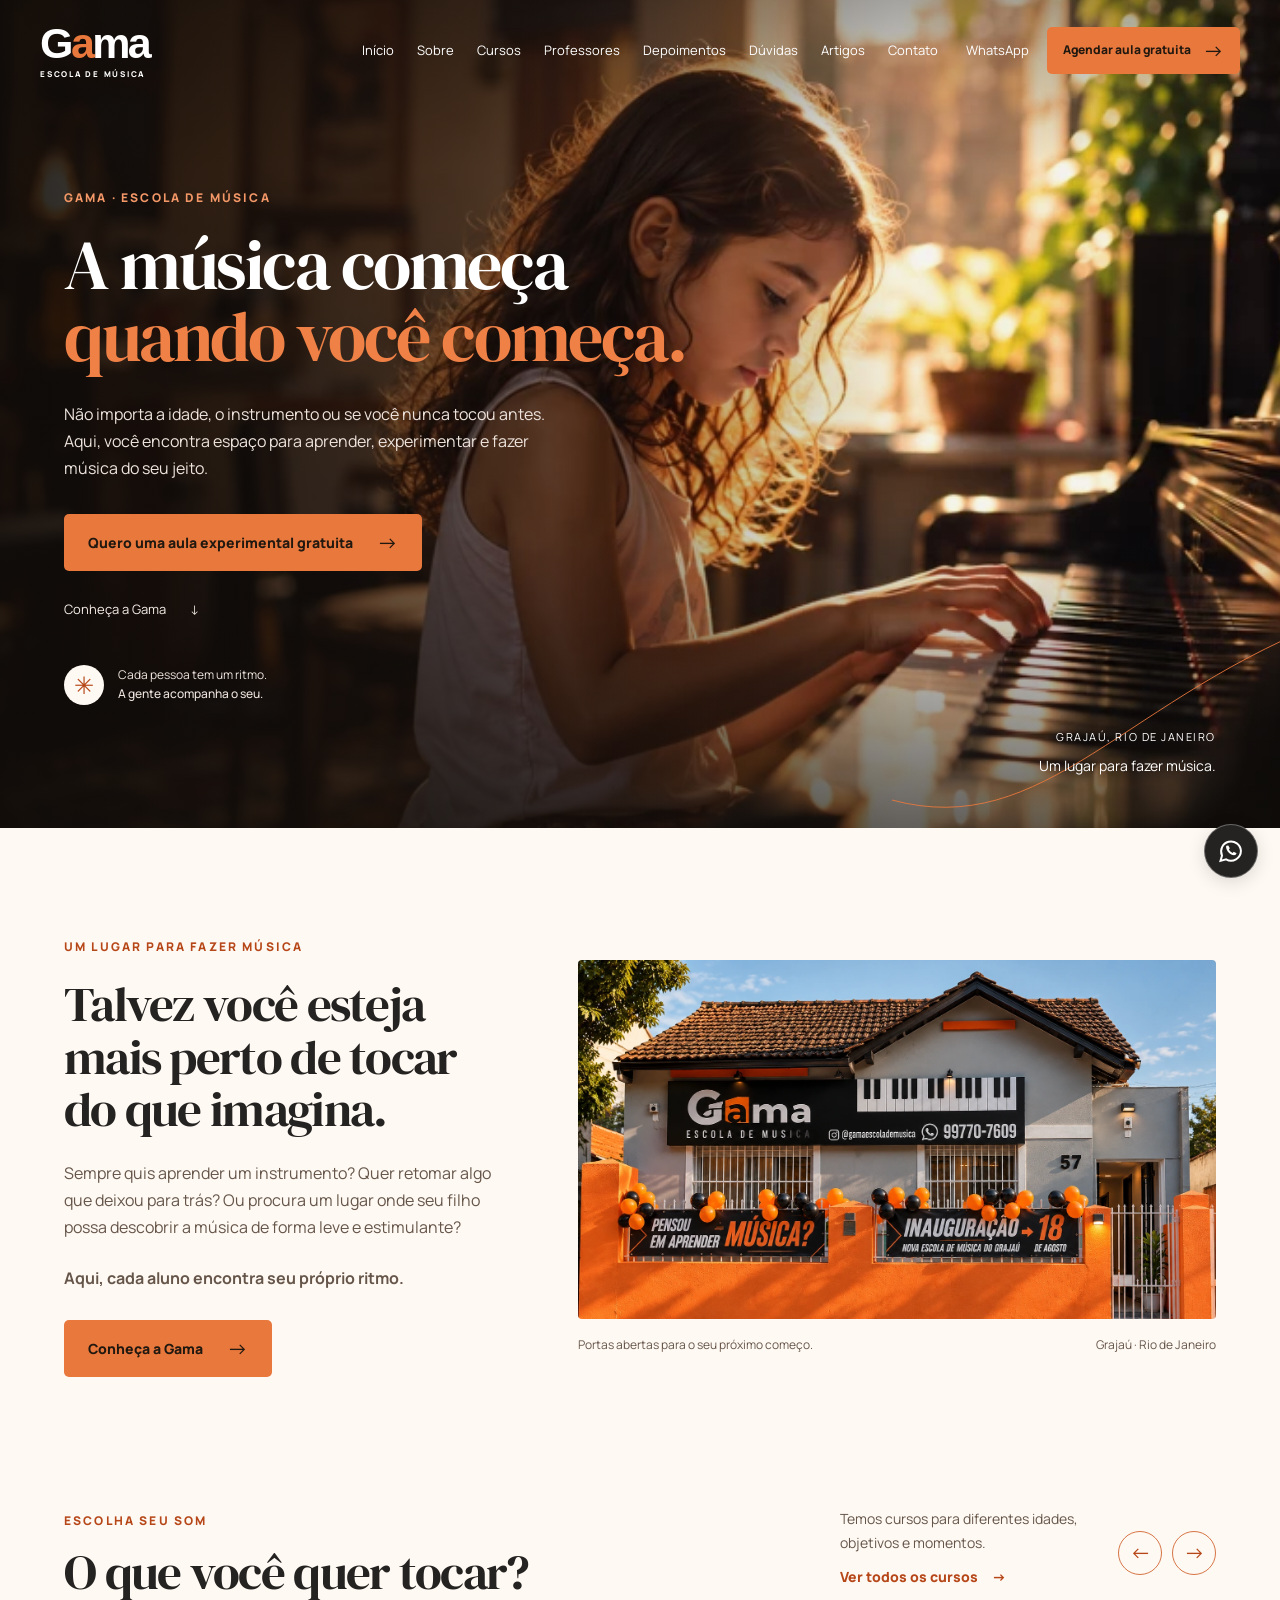
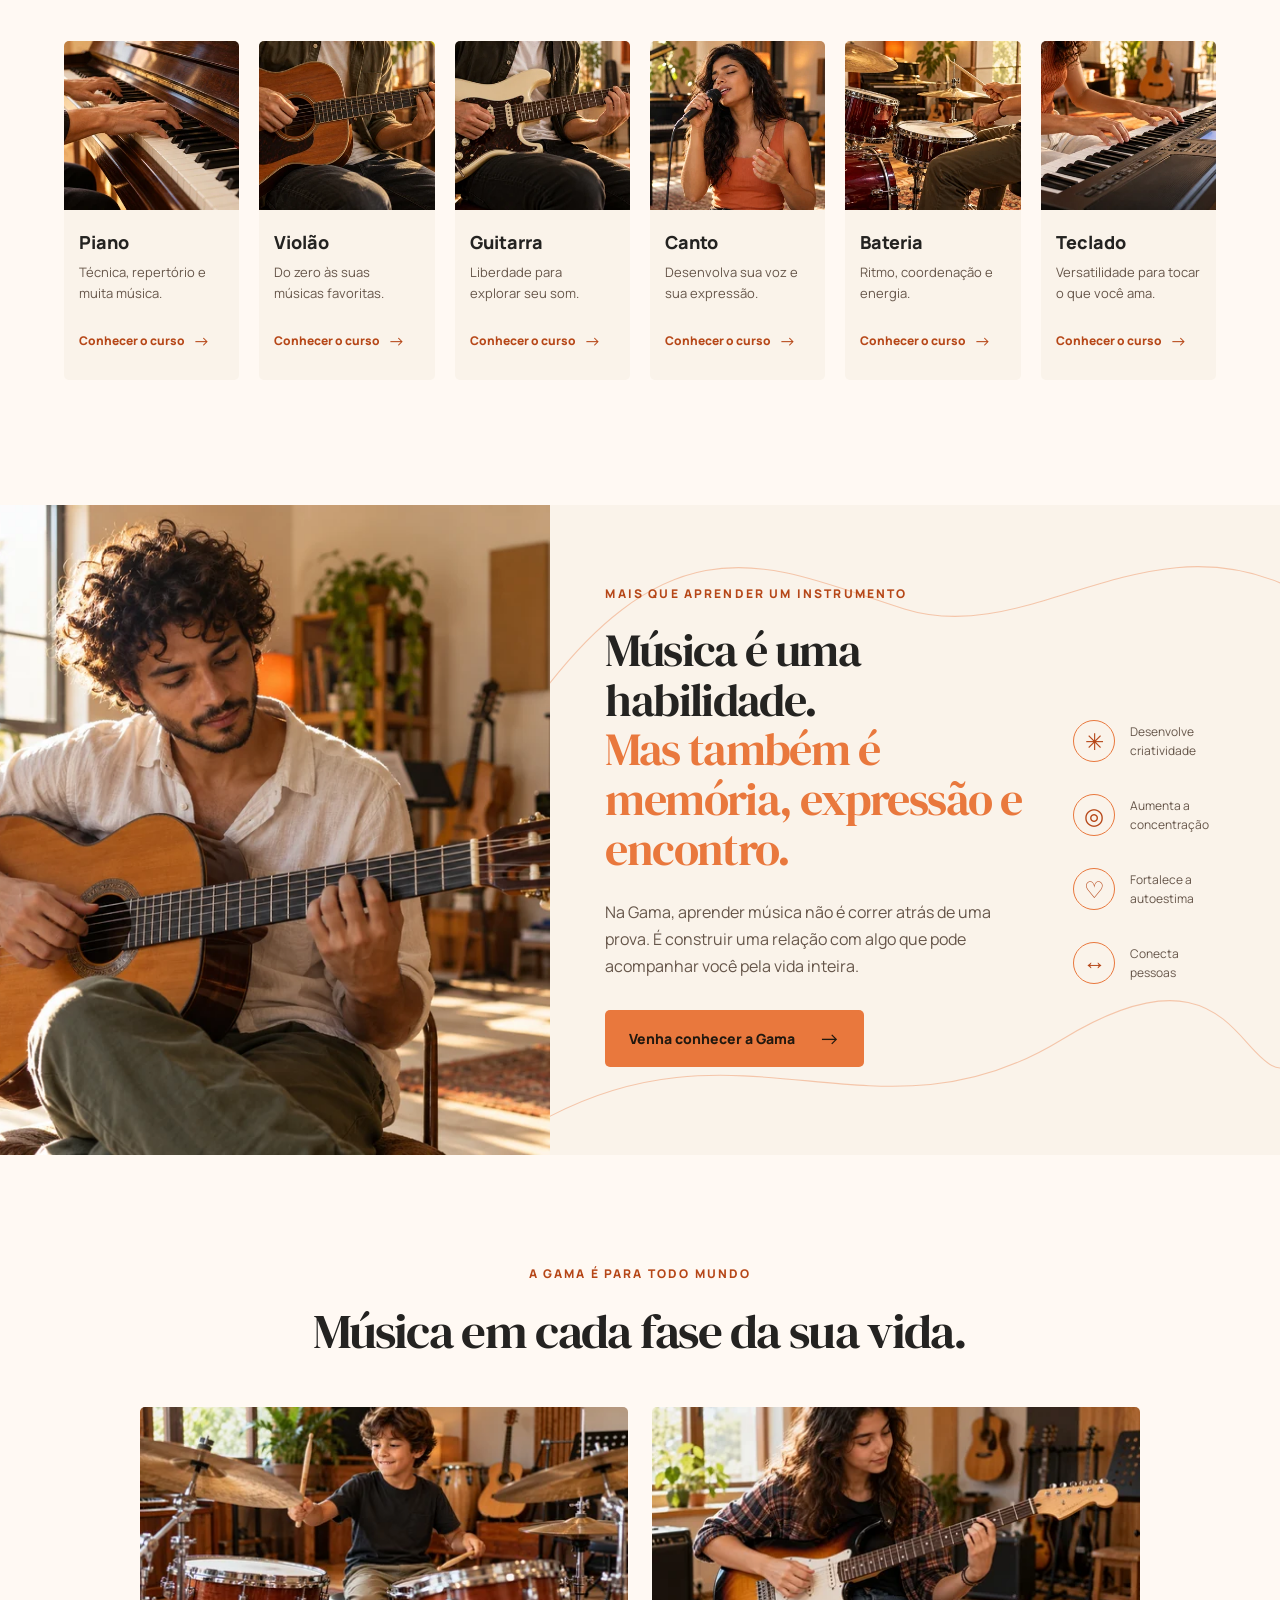
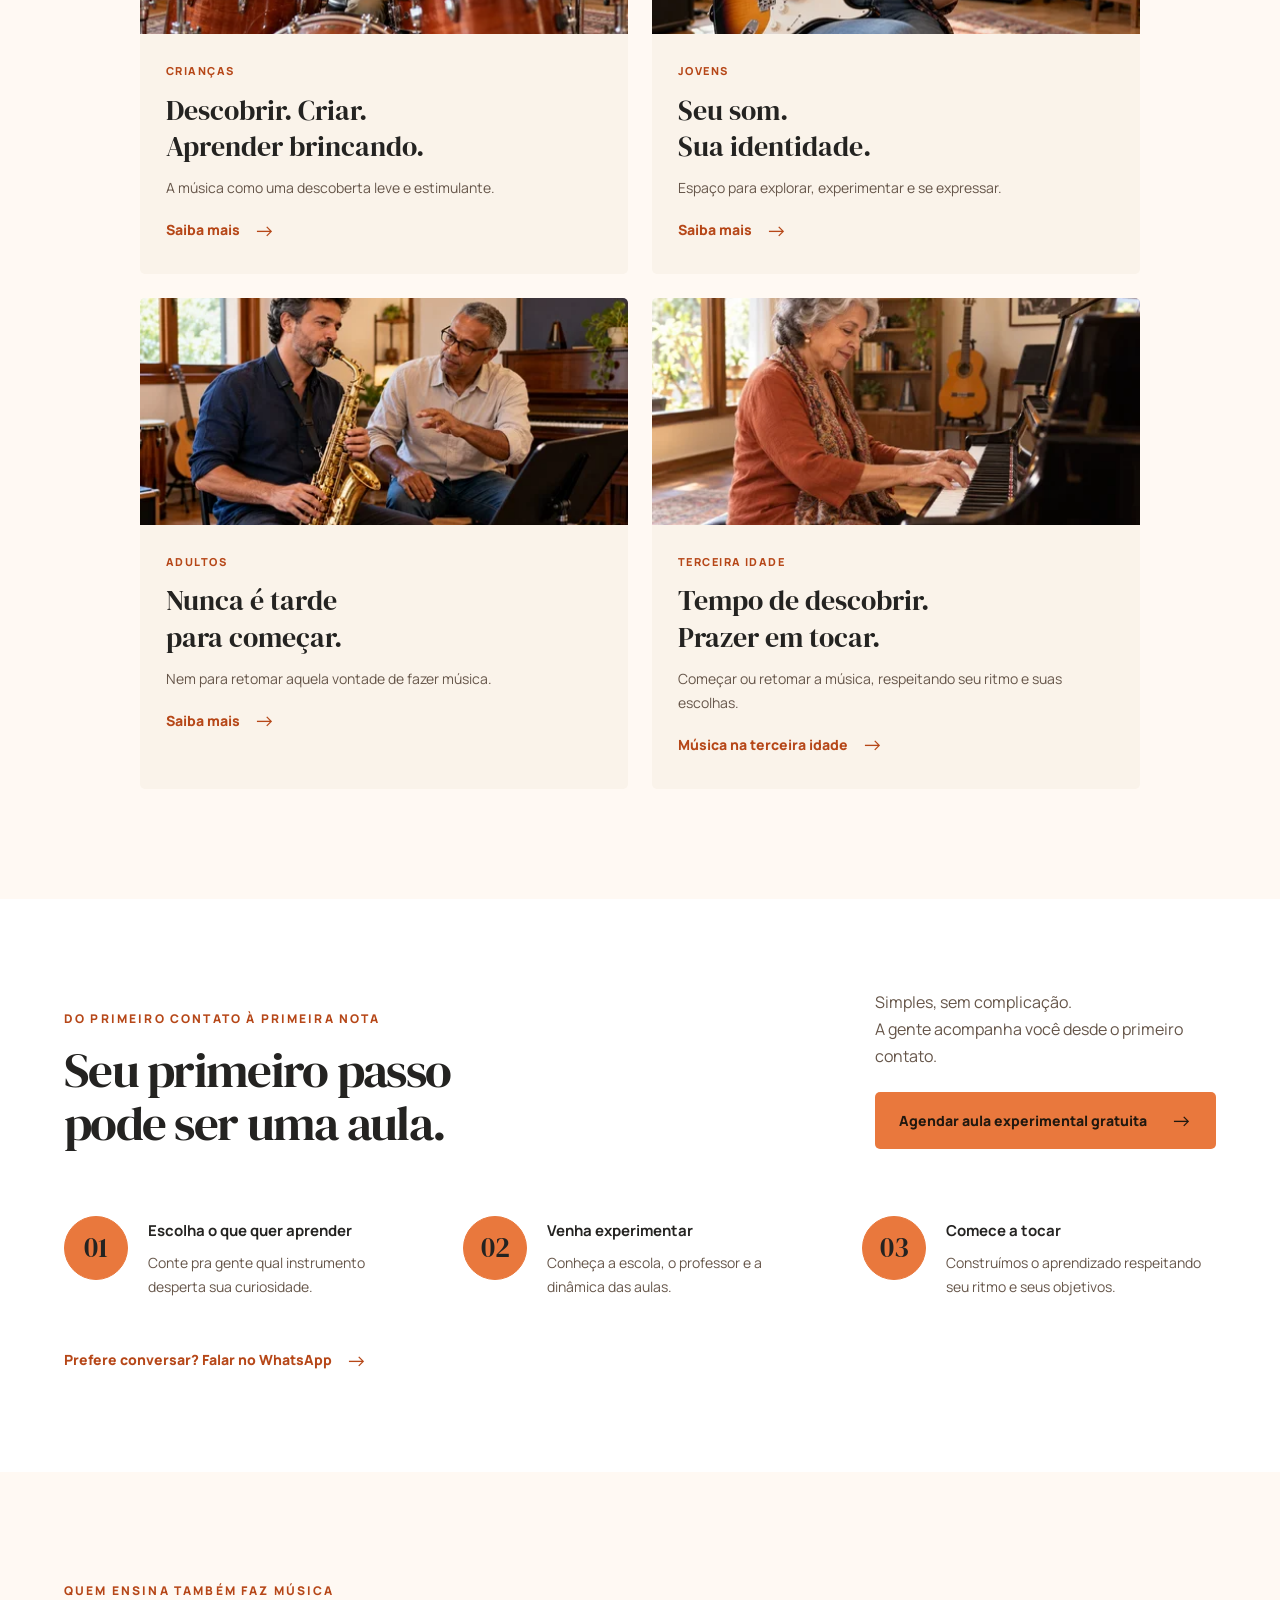
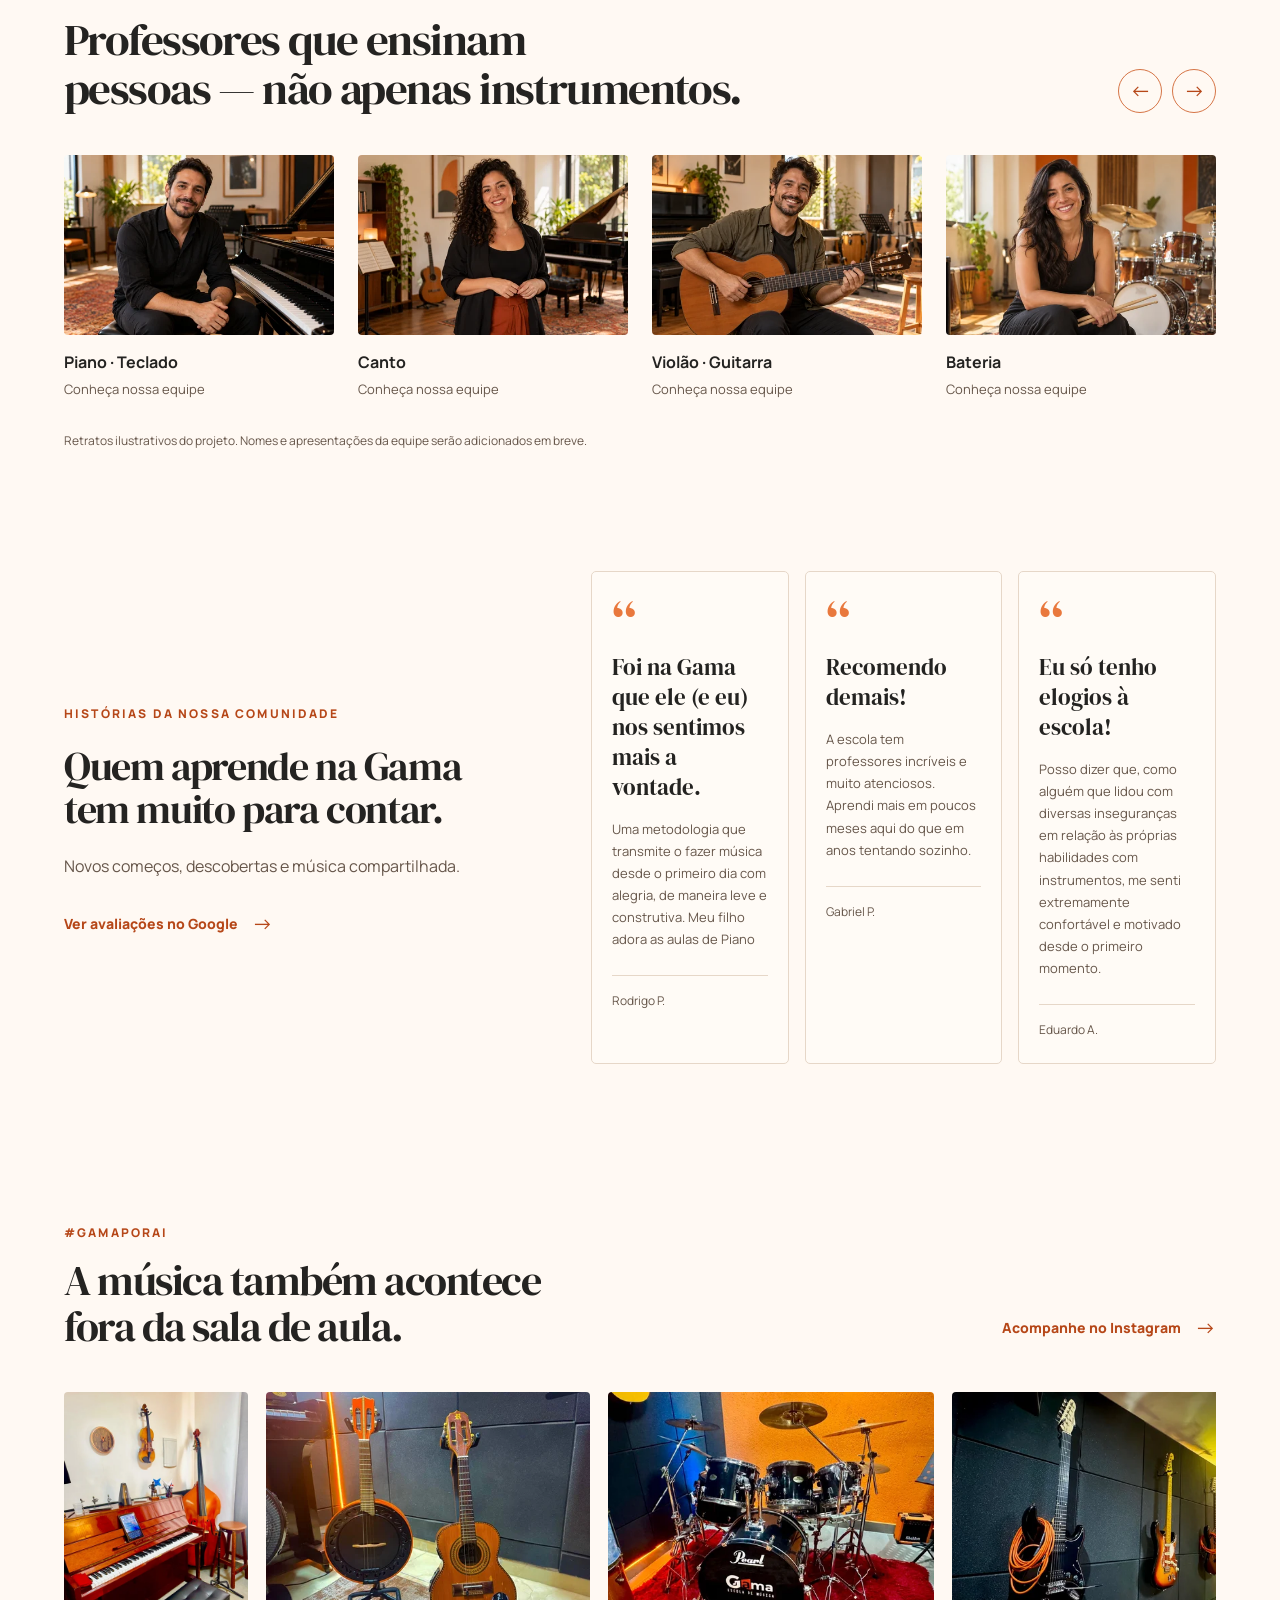
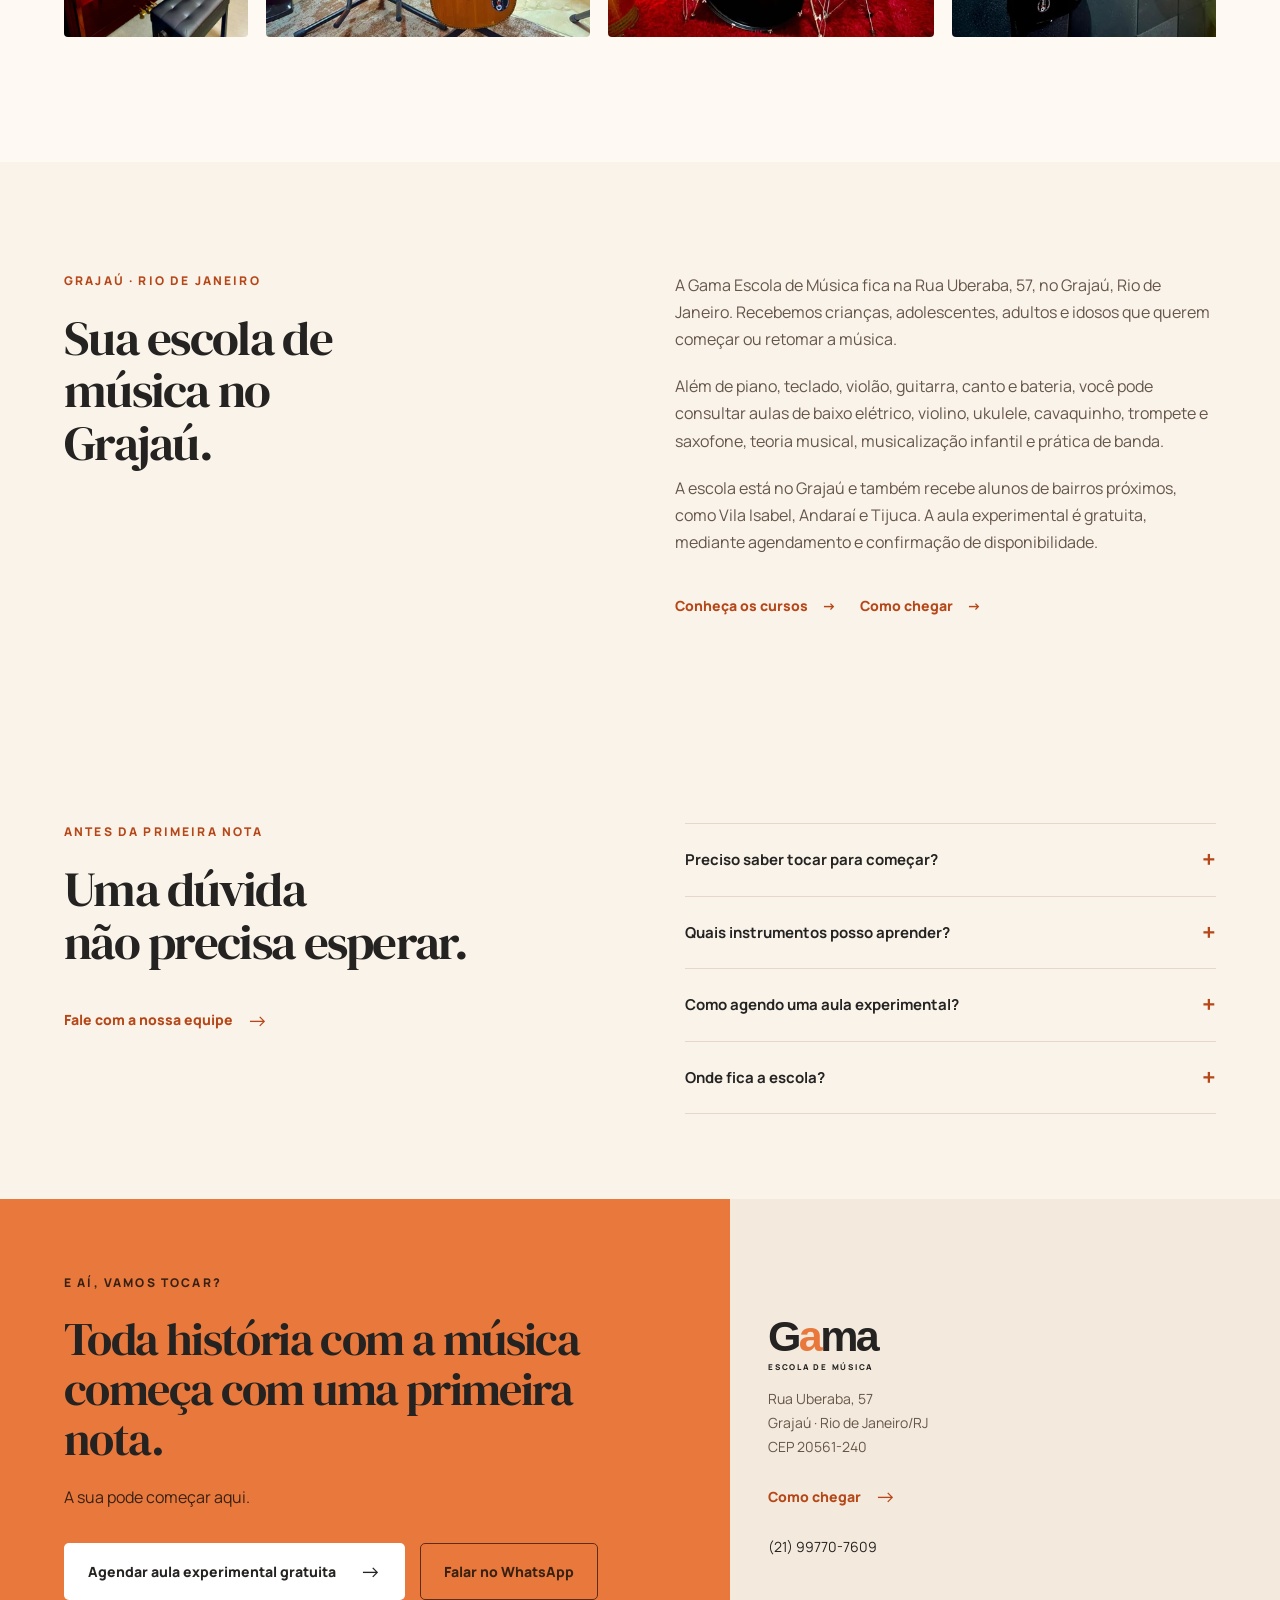
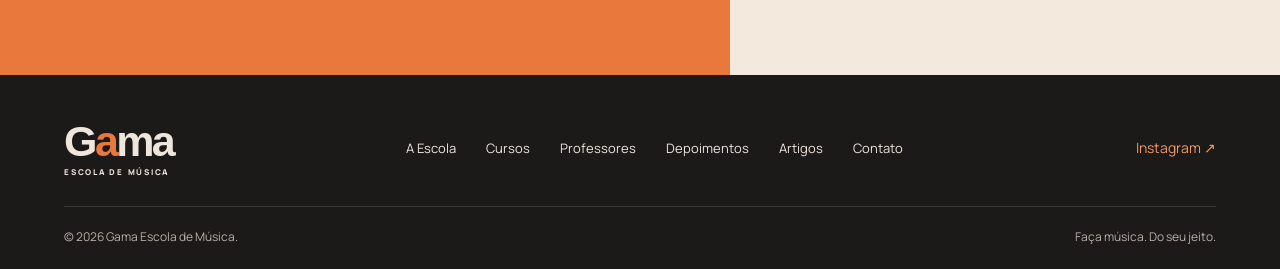
<file: index.html>
<!doctype html>
<html lang="pt-BR">
<head>
  <meta charset="UTF-8"><meta name="viewport" content="width=device-width,initial-scale=1">
  <!-- SEO:START -->
<title>Escola de Música no Grajaú, RJ | Gama Escola de Música</title>
<meta name="description" content="Aulas de piano, violão, canto, guitarra, bateria e mais no Grajaú, RJ. Para crianças, jovens, adultos e idosos. Agende sua aula experimental gratuita.">
<meta name="robots" content="index,follow">
<link rel="canonical" href="https://gamaescolademusica.com.br/">
<meta property="og:type" content="website">
<meta property="og:locale" content="pt_BR">
<meta property="og:site_name" content="Gama Escola de Música">
<meta property="og:title" content="Escola de Música no Grajaú, RJ | Gama Escola de Música">
<meta property="og:description" content="Aulas de piano, violão, canto, guitarra, bateria e mais no Grajaú, RJ. Para crianças, jovens, adultos e idosos. Agende sua aula experimental gratuita.">
<meta property="og:url" content="https://gamaescolademusica.com.br/">
<meta property="og:image" content="https://gamaescolademusica.com.br/assets/compartilhar-gama.webp">
<meta property="og:image:width" content="1200">
<meta property="og:image:height" content="630">
<meta property="og:image:alt" content="Criança ao piano, imagem de apresentação da Gama Escola de Música">
<meta name="twitter:card" content="summary_large_image">
<meta name="twitter:title" content="Escola de Música no Grajaú, RJ | Gama Escola de Música">
<meta name="twitter:description" content="Aulas de piano, violão, canto, guitarra, bateria e mais no Grajaú, RJ. Para crianças, jovens, adultos e idosos. Agende sua aula experimental gratuita.">
<meta name="twitter:image" content="https://gamaescolademusica.com.br/assets/compartilhar-gama.webp">
<!-- SEO:END -->
  <meta name="theme-color" content="#242321">
  <link rel="icon" href="data:image/svg+xml,%3Csvg xmlns='http://www.w3.org/2000/svg' viewBox='0 0 32 32'%3E%3Crect width='32' height='32' rx='7' fill='%23242321'/%3E%3Ctext x='6' y='25' font-family='Georgia' font-weight='bold' font-size='27' fill='%23E9783D'%3EG%3C/text%3E%3C/svg%3E">
  <link rel="preconnect" href="https://fonts.googleapis.com"><link rel="preconnect" href="https://fonts.gstatic.com" crossorigin><link href="https://fonts.googleapis.com/css2?family=DM+Serif+Display:ital@0;1&family=Manrope:wght@400;500;600;700;800&display=swap" rel="stylesheet">
  <link rel="stylesheet" href="styles.css?v=20261020d"><script src="script.js?v=20261020d" defer></script>
  <script type="application/ld+json">{"@context":"https://schema.org","@type":["School","LocalBusiness"],"@id":"https://gamaescolademusica.com.br/#escola","name":"Gama Escola de Música","url":"https://gamaescolademusica.com.br/","description":"Escola de música no Grajaú, Rio de Janeiro, para crianças, adolescentes, adultos e idosos. Aula experimental gratuita mediante agendamento e disponibilidade.","telephone":"+5521997707609","address":{"@type":"PostalAddress","streetAddress":"Rua Uberaba, 57, Grajaú","addressLocality":"Rio de Janeiro","addressRegion":"RJ","postalCode":"20561-240","addressCountry":"BR"},"image":"https://gamaescolademusica.com.br/assets/fachada.webp","hasMap":"https://www.google.com/maps/search/?api=1&query=Gama+Escola+de+M%C3%BAsica+Rua+Uberaba+57+Graja%C3%BA+Rio+de+Janeiro","sameAs":["https://www.instagram.com/gamaescolademusica/"]}</script>
</head>
<body>
  <a class="skip" href="#conteudo">Pular para o conteúdo</a>
  <header id="header" class="header"><div class="header-inner">
    <a class="brand" href="#inicio" aria-label="Gama Escola de Música — início"><span class="brand-name">G<span>a</span>ma</span><span class="brand-sub">ESCOLA DE MÚSICA</span></a>
    <nav id="menu" aria-label="Menu principal"><a href="#inicio">Início</a><a href="#sobre">Sobre</a><a href="#cursos">Cursos</a><a href="#professores">Professores</a><a href="#depoimentos">Depoimentos</a><a href="#duvidas">Dúvidas</a><a href="/artigos/">Artigos</a><a href="#contato">Contato</a></nav>
    <div class="header-actions"><a class="whatsapp-header" href="https://wa.me/5521997707609" target="_blank" rel="noopener">WhatsApp</a><button class="button button-small" data-book>Agendar aula gratuita <span class="arrow" aria-hidden="true">→</span></button><button class="menu-toggle" aria-label="Abrir menu" aria-controls="menu" aria-expanded="false"><span></span><span></span></button></div>
  </div></header>
  <main id="conteudo">
    <section class="hero" id="inicio">
      <picture><source media="(max-width:650px)" srcset="assets/hero-900.webp"><img class="hero-photo" src="assets/hero-1774.webp" alt="Criança tocando piano em um ambiente acolhedor, iluminado pelo sol" width="1774" height="887" fetchpriority="high"></picture>
      <div class="hero-shade"></div><div class="container hero-content"><span class="eyebrow light">GAMA · ESCOLA DE MÚSICA</span><h1>A música começa<br><em>quando você<br class="mobile-break"> começa.</em></h1><p>Não importa a idade, o instrumento ou se você nunca tocou antes. Aqui, você encontra espaço para aprender, experimentar e fazer música do seu jeito.</p><button class="button" data-book>Quero uma aula experimental gratuita <span class="arrow" aria-hidden="true">→</span></button><a class="hero-secondary" href="#sobre">Conheça a Gama <span aria-hidden="true">↓</span></a><div class="hero-note"><span class="note-icon" aria-hidden="true">✳</span><span>Cada pessoa tem um ritmo.<br><strong>A gente acompanha o seu.</strong></span></div></div>
      <div class="hero-caption">GRAJAÚ, RIO DE JANEIRO <span>Um lugar para fazer música.</span></div><svg class="hero-wave" viewBox="0 0 500 220" fill="none" aria-hidden="true"><path d="M0 211C171 257 260 95 500 6" stroke="currentColor"/></svg>
    </section>
    <section class="section about" id="sobre"><div class="container split about-split"><div class="reveal"><span class="eyebrow">UM LUGAR PARA FAZER MÚSICA</span><h2>Talvez você esteja<br>mais perto de tocar<br>do que imagina.</h2><p>Sempre quis aprender um instrumento? Quer retomar algo que deixou para trás? Ou procura um lugar onde seu filho possa descobrir a música de forma leve e estimulante?</p><p class="standout">Aqui, cada aluno encontra seu próprio ritmo.</p><a class="button" href="#experimente">Conheça a Gama <span class="arrow" aria-hidden="true">→</span></a></div><figure class="facade reveal"><img src="assets/fachada.webp" alt="Fachada real da Gama Escola de Música, com muro laranja e placa preta, na Rua Uberaba, 57" width="1550" height="1014" loading="lazy"><figcaption>Portas abertas para o seu próximo começo. <span>Grajaú · Rio de Janeiro</span></figcaption></figure></div></section>
    <section class="section courses" id="cursos"><div class="container"><div class="section-heading reveal"><div><span class="eyebrow">ESCOLHA SEU SOM</span><h2>O que você quer tocar?</h2></div><div class="heading-aside"><p>Temos cursos para diferentes idades,<br>objetivos e momentos.<br><a class="text-link" href="/cursos/">Ver todos os cursos <span aria-hidden="true">→</span></a></p><div class="carousel-controls"><button class="circle" data-scroll="courses-track" data-direction="-1" aria-label="Ver cursos anteriores">←</button><button class="circle" data-scroll="courses-track" data-direction="1" aria-label="Ver próximos cursos">→</button></div></div></div><div class="courses-track scroll-track" id="courses-track" aria-label="Cursos de música"><article class="course-card"><a class="course-image" href="/aulas-de-piano/" aria-label="Conhecer o curso de Piano"><img src="assets/piano-hd.webp" srcset="assets/piano-hd-480.webp 480w, assets/piano-hd-960.webp 960w, assets/piano-hd.webp 1536w" sizes="(max-width:700px) 68vw, (max-width:1250px) 25vw, 17vw" alt="Detalhe de piano sendo tocado" width="1536" height="1024" loading="lazy"></a><div class="course-info"><h3><a href="/aulas-de-piano/">Piano</a></h3><p>Técnica, repertório e muita música.</p><a class="text-link" href="/aulas-de-piano/">Conhecer o curso <span class="arrow" aria-hidden="true">→</span></a></div></article><article class="course-card"><a class="course-image" href="/aulas-de-violao/" aria-label="Conhecer o curso de Violão"><img src="assets/violao-hd.webp" srcset="assets/violao-hd-480.webp 480w, assets/violao-hd-960.webp 960w, assets/violao-hd.webp 1536w" sizes="(max-width:700px) 68vw, (max-width:1250px) 25vw, 17vw" alt="Detalhe de violão sendo tocado" width="1536" height="1024" loading="lazy"></a><div class="course-info"><h3><a href="/aulas-de-violao/">Violão</a></h3><p>Do zero às suas músicas favoritas.</p><a class="text-link" href="/aulas-de-violao/">Conhecer o curso <span class="arrow" aria-hidden="true">→</span></a></div></article><article class="course-card"><a class="course-image" href="/aulas-de-guitarra/" aria-label="Conhecer o curso de Guitarra"><img src="assets/guitarra-hd.webp" srcset="assets/guitarra-hd-480.webp 480w, assets/guitarra-hd-960.webp 960w, assets/guitarra-hd.webp 1536w" sizes="(max-width:700px) 68vw, (max-width:1250px) 25vw, 17vw" alt="Detalhe de guitarra sendo tocado" width="1536" height="1024" loading="lazy"></a><div class="course-info"><h3><a href="/aulas-de-guitarra/">Guitarra</a></h3><p>Liberdade para explorar seu som.</p><a class="text-link" href="/aulas-de-guitarra/">Conhecer o curso <span class="arrow" aria-hidden="true">→</span></a></div></article><article class="course-card"><a class="course-image" href="/aulas-de-canto/" aria-label="Conhecer o curso de Canto"><img src="assets/canto-hd.webp" srcset="assets/canto-hd-480.webp 480w, assets/canto-hd-960.webp 960w, assets/canto-hd.webp 1536w" sizes="(max-width:700px) 68vw, (max-width:1250px) 25vw, 17vw" alt="Pessoa cantando ao microfone" width="1536" height="1024" loading="lazy"></a><div class="course-info"><h3><a href="/aulas-de-canto/">Canto</a></h3><p>Desenvolva sua voz e sua expressão.</p><a class="text-link" href="/aulas-de-canto/">Conhecer o curso <span class="arrow" aria-hidden="true">→</span></a></div></article><article class="course-card"><a class="course-image" href="/aulas-de-bateria/" aria-label="Conhecer o curso de Bateria"><img src="assets/bateria-hd.webp" srcset="assets/bateria-hd-480.webp 480w, assets/bateria-hd-960.webp 960w, assets/bateria-hd.webp 1536w" sizes="(max-width:700px) 68vw, (max-width:1250px) 25vw, 17vw" alt="Detalhe de bateria sendo tocado" width="1536" height="1024" loading="lazy"></a><div class="course-info"><h3><a href="/aulas-de-bateria/">Bateria</a></h3><p>Ritmo, coordenação e energia.</p><a class="text-link" href="/aulas-de-bateria/">Conhecer o curso <span class="arrow" aria-hidden="true">→</span></a></div></article><article class="course-card"><a class="course-image" href="/aulas-de-teclado/" aria-label="Conhecer o curso de Teclado"><img src="assets/teclado-hd.webp" srcset="assets/teclado-hd-480.webp 480w, assets/teclado-hd-960.webp 960w, assets/teclado-hd.webp 1536w" sizes="(max-width:700px) 68vw, (max-width:1250px) 25vw, 17vw" alt="Detalhe de teclado sendo tocado" width="1536" height="1024" loading="lazy"></a><div class="course-info"><h3><a href="/aulas-de-teclado/">Teclado</a></h3><p>Versatilidade para tocar o que você ama.</p><a class="text-link" href="/aulas-de-teclado/">Conhecer o curso <span class="arrow" aria-hidden="true">→</span></a></div></article></div></div></section>
    <section class="emotional" id="musica"><figure class="emotion-photo"><img src="assets/musica-vida-hd.webp" srcset="assets/musica-vida-hd-480.webp 480w, assets/musica-vida-hd-960.webp 960w, assets/musica-vida-hd.webp 1448w" sizes="(max-width:700px) 100vw, 43vw" alt="Jovem tocando violão à luz natural" width="1448" height="1086" loading="lazy"></figure><div class="emotion-content"><svg class="melody" viewBox="0 0 700 600" fill="none" preserveAspectRatio="none" aria-hidden="true"><path d="M-20 190C120 0 220 60 340 96S570 12 710 76M-20 575C180 460 310 600 490 494S660 550 720 515" stroke="currentColor"/></svg><div class="emotion-main reveal"><span class="eyebrow">MAIS QUE APRENDER UM INSTRUMENTO</span><h2>Música é uma habilidade.<br><em>Mas também é memória, expressão e encontro.</em></h2><p>Na Gama, aprender música não é correr atrás de uma prova. É construir uma relação com algo que pode acompanhar você pela vida inteira.</p><button class="button" data-book>Venha conhecer a Gama <span class="arrow" aria-hidden="true">→</span></button></div><ul class="benefits reveal"><li><span aria-hidden="true">✳</span>Desenvolve<br>criatividade</li><li><span aria-hidden="true">◎</span>Aumenta a<br>concentração</li><li><span aria-hidden="true">♡</span>Fortalece a<br>autoestima</li><li><span aria-hidden="true">↔</span>Conecta<br>pessoas</li></ul></div></section>
    <section class="section audiences" id="idades"><div class="container"><div class="center reveal"><span class="eyebrow">A GAMA É PARA TODO MUNDO</span><h2>Música em cada fase da sua vida.</h2></div><div class="audience-grid"><article class="audience-card reveal"><img src="assets/idade-crianca-bateria-1280.webp" srcset="assets/idade-crianca-bateria-480.webp 480w, assets/idade-crianca-bateria-960.webp 960w, assets/idade-crianca-bateria-1280.webp 1280w" sizes="(max-width:700px) 90vw, 480px" alt="Menino tocando bateria em uma aula de música" width="1280" height="720" loading="lazy"><div><span class="card-label">CRIANÇAS</span><h3>Descobrir. Criar.<br>Aprender brincando.</h3><p>A música como uma descoberta leve e estimulante.</p><a class="text-link" href="/artigos/musica-para-criancas/">Saiba mais <span class="arrow" aria-hidden="true">→</span></a></div></article><article class="audience-card reveal"><img src="assets/idade-jovem-guitarra-1280.webp" srcset="assets/idade-jovem-guitarra-480.webp 480w, assets/idade-jovem-guitarra-960.webp 960w, assets/idade-jovem-guitarra-1280.webp 1280w" sizes="(max-width:700px) 90vw, 480px" alt="Adolescente tocando guitarra elétrica" width="1280" height="720" loading="lazy"><div><span class="card-label">JOVENS</span><h3>Seu som.<br>Sua identidade.</h3><p>Espaço para explorar, experimentar e se expressar.</p><a class="text-link" href="/artigos/musica-para-jovens/">Saiba mais <span class="arrow" aria-hidden="true">→</span></a></div></article><article class="audience-card reveal"><img src="assets/idade-adulto-sax-1280.webp" srcset="assets/idade-adulto-sax-480.webp 480w, assets/idade-adulto-sax-960.webp 960w, assets/idade-adulto-sax-1280.webp 1280w" sizes="(max-width:700px) 90vw, 480px" alt="Homem aprendendo saxofone com um professor ao lado" width="1280" height="720" loading="lazy"><div><span class="card-label">ADULTOS</span><h3>Nunca é tarde<br>para começar.</h3><p>Nem para retomar aquela vontade de fazer música.</p><a class="text-link" href="/artigos/musica-para-adultos/">Saiba mais <span class="arrow" aria-hidden="true">→</span></a></div></article><article class="audience-card audience-senior reveal"><img src="assets/idade-idosa-piano-1280.webp" srcset="assets/idade-idosa-piano-480.webp 480w, assets/idade-idosa-piano-960.webp 960w, assets/idade-idosa-piano-1280.webp 1280w" sizes="(max-width:700px) 90vw, 480px" alt="Senhora tocando piano acústico" width="1280" height="720" loading="lazy"><div><span class="card-label">TERCEIRA IDADE</span><h3>Tempo de descobrir.<br>Prazer em tocar.</h3><p>Começar ou retomar a música, respeitando seu ritmo e suas escolhas.</p><a class="text-link" href="/artigos/musica-na-terceira-idade/">Música na terceira idade <span class="arrow" aria-hidden="true">→</span></a></div></article></div></div></section>
    <section class="section first-step" id="experimente"><div class="container"><div class="section-heading reveal"><div><span class="eyebrow">DO PRIMEIRO CONTATO À PRIMEIRA NOTA</span><h2>Seu primeiro passo<br>pode ser uma aula.</h2></div><div class="step-intro"><p>Simples, sem complicação.<br>A gente acompanha você desde o primeiro contato.</p><button class="button" data-book>Agendar aula experimental gratuita <span class="arrow" aria-hidden="true">→</span></button></div></div><div class="steps"><article class="reveal"><span class="step-number">01</span><div><h3>Escolha o que quer aprender</h3><p>Conte pra gente qual instrumento desperta sua curiosidade.</p></div></article><article class="reveal"><span class="step-number">02</span><div><h3>Venha experimentar</h3><p>Conheça a escola, o professor e a dinâmica das aulas.</p></div></article><article class="reveal"><span class="step-number">03</span><div><h3>Comece a tocar</h3><p>Construímos o aprendizado respeitando seu ritmo e seus objetivos.</p></div></article></div><a class="text-link step-whatsapp" href="https://wa.me/5521997707609" target="_blank" rel="noopener">Prefere conversar? Falar no WhatsApp <span class="arrow" aria-hidden="true">→</span></a></div></section>
    <section class="section teachers" id="professores"><div class="container"><div class="section-heading reveal"><div><span class="eyebrow">QUEM ENSINA TAMBÉM FAZ MÚSICA</span><h2>Professores que ensinam<br>pessoas — não apenas instrumentos.</h2></div><div class="carousel-controls"><button class="circle" data-scroll="teachers-track" data-direction="-1" aria-label="Ver professores anteriores">←</button><button class="circle" data-scroll="teachers-track" data-direction="1" aria-label="Ver próximos professores">→</button></div></div><div class="teacher-track scroll-track" id="teachers-track"></div><p class="editorial-note">Retratos ilustrativos do projeto. Nomes e apresentações da equipe serão adicionados em breve.</p></div></section>
    <section class="section testimonials" id="depoimentos"><div class="container testimonials-grid"><div class="reveal"><span class="eyebrow">HISTÓRIAS DA NOSSA COMUNIDADE</span><h2>Quem aprende na Gama<br>tem muito para contar.</h2><p>Novos começos, descobertas e música compartilhada.</p><a class="text-link" href="https://www.google.com/maps/search/?api=1&amp;query=Gama+Escola+de+Música+Rua+Uberaba+57+Grajaú+Rio+de+Janeiro" target="_blank" rel="noopener">Ver avaliações no Google <span class="arrow" aria-hidden="true">→</span></a></div><div class="testimonial-track scroll-track"><article class="quote-card reveal"><span class="quote-mark" aria-hidden="true">“</span><h3>Foi na Gama que ele (e eu) nos sentimos mais a vontade.</h3><p>Uma metodologia que transmite o fazer música desde o primeiro dia com alegria, de maneira leve e construtiva. Meu filho adora as aulas de Piano</p><span class="quote-label">Rodrigo P.</span></article><article class="quote-card reveal"><span class="quote-mark" aria-hidden="true">“</span><h3>Recomendo demais!</h3><p>A escola tem professores incríveis e muito atenciosos. Aprendi mais em poucos meses aqui do que em anos tentando sozinho.</p><span class="quote-label">Gabriel P.</span></article><article class="quote-card reveal"><span class="quote-mark" aria-hidden="true">“</span><h3>Eu só tenho elogios à escola!</h3><p>Posso dizer que, como alguém que lidou com diversas inseguranças em relação às próprias habilidades com instrumentos, me senti extremamente confortável e motivado desde o primeiro momento.</p><span class="quote-label">Eduardo A.</span></article></div></div></section>
    <section class="section gallery"><div class="container"><div class="section-heading reveal"><div><span class="eyebrow">#GAMAPORAI</span><h2>A música também acontece<br>fora da sala de aula.</h2></div><a class="text-link" href="https://www.instagram.com/gamaescolademusica/" target="_blank" rel="noopener">Acompanhe no Instagram <span class="arrow" aria-hidden="true">→</span></a></div><div class="gallery-track scroll-track" id="gallery-track"><figure class="gallery-item"><img src="assets/galeria-real-1.webp" srcset="assets/galeria-real-1-480.webp 480w, assets/galeria-real-1-960.webp 960w, assets/galeria-real-1.webp 1200w" sizes="(max-width:700px) 58vw, 25vw" alt="Piano e instrumentos de cordas em uma sala da Gama" width="1200" height="1600" loading="lazy"></figure><figure class="gallery-item"><img src="assets/galeria-real-2.webp" srcset="assets/galeria-real-2-480.webp 480w, assets/galeria-real-2-960.webp 960w, assets/galeria-real-2.webp 1280w" sizes="(max-width:700px) 58vw, 25vw" alt="Instrumentos de cordas em suportes na Gama" width="1280" height="968" loading="lazy"></figure><figure class="gallery-item"><img src="assets/galeria-real-3.webp" srcset="assets/galeria-real-3-480.webp 480w, assets/galeria-real-3-960.webp 960w, assets/galeria-real-3.webp 1280w" sizes="(max-width:700px) 58vw, 25vw" alt="Bateria da Gama em sala com tratamento acústico" width="1280" height="960" loading="lazy"></figure><figure class="gallery-item"><img src="assets/galeria-real-4.webp" srcset="assets/galeria-real-4-480.webp 480w, assets/galeria-real-4-960.webp 960w, assets/galeria-real-4.webp 1280w" sizes="(max-width:700px) 58vw, 25vw" alt="Guitarras e cabos organizados na parede da sala" width="1280" height="1017" loading="lazy"></figure><figure class="gallery-item"><img src="assets/galeria-real-5.webp" srcset="assets/galeria-real-5-480.webp 480w, assets/galeria-real-5-960.webp 960w, assets/galeria-real-5.webp 1280w" sizes="(max-width:700px) 58vw, 25vw" alt="Piano acústico da Gama visto de perto" width="1280" height="960" loading="lazy"></figure><figure class="gallery-item"><img src="assets/galeria-real-6.webp" srcset="assets/galeria-real-6-480.webp 480w, assets/galeria-real-6-960.webp 960w, assets/galeria-real-6.webp 1280w" sizes="(max-width:700px) 58vw, 25vw" alt="Microfone em uma sala da escola" width="1280" height="960" loading="lazy"></figure><figure class="gallery-item"><img src="assets/galeria-real-7.webp" srcset="assets/galeria-real-7-480.webp 480w, assets/galeria-real-7-960.webp 960w, assets/galeria-real-7.webp 1600w" sizes="(max-width:700px) 58vw, 25vw" alt="Instrumentos de percussão na Gama" width="1600" height="1200" loading="lazy"></figure><figure class="gallery-item"><img src="assets/galeria-real-8.webp" srcset="assets/galeria-real-8-480.webp 480w, assets/galeria-real-8-960.webp 960w, assets/galeria-real-8.webp 1600w" sizes="(max-width:700px) 58vw, 25vw" alt="Instrumentos de cordas na sala de música" width="1600" height="1200" loading="lazy"></figure><figure class="gallery-item"><img src="assets/galeria-real-9.webp" srcset="assets/galeria-real-9-480.webp 480w, assets/galeria-real-9-960.webp 960w, assets/galeria-real-9.webp 1448w" sizes="(max-width:700px) 58vw, 25vw" alt="Violino na parede da escola" width="1448" height="1086" loading="lazy"></figure></div></div></section>
    <section class="section local-context" aria-labelledby="local-title"><div class="container local-context-grid"><div><span class="eyebrow">GRAJAÚ · RIO DE JANEIRO</span><h2 id="local-title">Sua escola de música no Grajaú.</h2></div><div><p>A Gama Escola de Música fica na Rua Uberaba, 57, no Grajaú, Rio de Janeiro. Recebemos crianças, adolescentes, adultos e idosos que querem começar ou retomar a música.</p><p>Além de piano, teclado, violão, guitarra, canto e bateria, você pode consultar aulas de baixo elétrico, violino, ukulele, cavaquinho, trompete e saxofone, teoria musical, musicalização infantil e prática de banda.</p><p>A escola está no Grajaú e também recebe alunos de bairros próximos, como Vila Isabel, Andaraí e Tijuca. A aula experimental é gratuita, mediante agendamento e confirmação de disponibilidade.</p><div class="local-context-links"><a class="text-link" href="/cursos/">Conheça os cursos <span aria-hidden="true">→</span></a><a class="text-link" href="https://www.google.com/maps/dir/?api=1&amp;destination=Rua+Uberaba+57+Graja%C3%BA+Rio+de+Janeiro" target="_blank" rel="noopener">Como chegar <span aria-hidden="true">→</span></a></div></div></div></section>
    <section class="section faq" id="duvidas"><div class="container faq-grid"><div class="reveal"><span class="eyebrow">ANTES DA PRIMEIRA NOTA</span><h2>Uma dúvida<br>não precisa esperar.</h2><a class="text-link" href="https://wa.me/5521997707609" target="_blank" rel="noopener">Fale com a nossa equipe <span class="arrow" aria-hidden="true">→</span></a></div><div class="faq-list reveal"><details><summary>Preciso saber tocar para começar?<span aria-hidden="true">+</span></summary><p>Não. Você pode começar do zero ou retomar um instrumento. A equipe conversa com você sobre seus objetivos e seu momento.</p></details><details><summary>Quais instrumentos posso aprender?<span aria-hidden="true">+</span></summary><p>Piano, teclado, violão, guitarra, canto, bateria, baixo elétrico, violino, ukulele, cavaquinho, trompete, saxofone, teoria musical, musicalização infantil e prática de banda. Consulte a equipe sobre disponibilidade e outros instrumentos. <a href="/cursos/">Conheça os cursos da Gama.</a></p></details><details><summary>Como agendo uma aula experimental?<span aria-hidden="true">+</span></summary><p>A aula experimental é gratuita. Clique em “Agendar uma aula”, escolha seu interesse e envie a mensagem pelo WhatsApp. A equipe confirma os detalhes e a disponibilidade com você.</p></details><details><summary>Onde fica a escola?<span aria-hidden="true">+</span></summary><p>Na Rua Uberaba, 57, Grajaú, Rio de Janeiro/RJ, CEP 20561-240. A escola também recebe alunos de Vila Isabel, Andaraí e Tijuca. Na seção de contato você encontra o mapa e o link para traçar sua rota.</p></details></div></div></section>
    <section class="final-cta" id="contato"><div class="final-message reveal"><span class="eyebrow light">E AÍ, VAMOS TOCAR?</span><h2>Toda história com a música<br>começa com uma primeira nota.</h2><p>A sua pode começar aqui.</p><div class="final-actions"><button class="button button-white" data-book>Agendar aula experimental gratuita <span class="arrow" aria-hidden="true">→</span></button><a class="button button-outline" href="https://wa.me/5521997707609" target="_blank" rel="noopener">Falar no WhatsApp</a></div></div><div class="contact-info"><a class="brand dark" href="#inicio"><span class="brand-name">G<span>a</span>ma</span><span class="brand-sub">ESCOLA DE MÚSICA</span></a><address>Rua Uberaba, 57<br>Grajaú · Rio de Janeiro/RJ<br>CEP 20561-240</address><a class="text-link" href="https://www.google.com/maps/dir/?api=1&amp;destination=Rua+Uberaba+57+Grajaú+Rio+de+Janeiro" target="_blank" rel="noopener">Como chegar <span class="arrow" aria-hidden="true">→</span></a><a class="contact-phone" href="https://wa.me/5521997707609" target="_blank" rel="noopener">(21) 99770-7609</a><iframe title="Mapa da Gama Escola de Música na Rua Uberaba, 57, Grajaú" src="https://www.google.com/maps?q=Rua%20Uberaba%2057%20Graja%C3%BA%20Rio%20de%20Janeiro&amp;output=embed" loading="lazy" referrerpolicy="no-referrer-when-downgrade"></iframe></div></section>
  </main>
  <footer><div class="container footer-top"><a class="brand" href="#inicio"><span class="brand-name">G<span>a</span>ma</span><span class="brand-sub">ESCOLA DE MÚSICA</span></a><nav aria-label="Menu do rodapé"><a href="#sobre">A Escola</a><a href="#cursos">Cursos</a><a href="#professores">Professores</a><a href="#depoimentos">Depoimentos</a><a href="/artigos/">Artigos</a><a href="#contato">Contato</a></nav><a class="footer-social" href="https://www.instagram.com/gamaescolademusica/" target="_blank" rel="noopener">Instagram ↗</a></div><div class="container footer-bottom"><span>© <span id="year">2026</span> Gama Escola de Música.</span><span>Faça música. Do seu jeito.</span></div></footer>
  <a class="floating-wa" href="https://wa.me/5521997707609" target="_blank" rel="noopener" aria-label="Conversar com a Gama no WhatsApp"><svg viewBox="0 0 24 24" fill="none" aria-hidden="true"><path d="M20.5 11.8a8.5 8.5 0 0 1-12.7 7.4L3 20.5l1.3-4.6a8.5 8.5 0 1 1 16.2-4.1Z" stroke="currentColor" stroke-width="1.7"/><path d="M8 7.5c-.8 1.5.7 4.6 2.2 6s4 2.9 5.8 1.8l.8-1.4-2.5-1.2-.8 1c-1.5-.6-2.7-1.7-3.3-3.2l.8-.8L9.7 7.3 8 7.5Z" fill="currentColor"/></svg></a>
  <dialog id="booking" aria-labelledby="booking-title"><button class="dialog-close" aria-label="Fechar agendamento">×</button><span class="eyebrow">SEU PRIMEIRO PASSO</span><h2 id="booking-title">Vamos fazer música?</h2><p>A aula experimental é gratuita, mediante agendamento e disponibilidade. Conte um pouco sobre você; a equipe combina os detalhes pelo WhatsApp.</p><form id="booking-form"><label for="name">Seu nome</label><input id="name" name="name" autocomplete="given-name" placeholder="Como podemos chamar você?" maxlength="80" required><label for="instrument">O que você quer aprender?</label><select id="instrument" name="instrument"><option value="Ainda estou descobrindo">Ainda estou descobrindo</option><option>Piano</option><option>Teclado</option><option>Violão</option><option>Guitarra</option><option>Canto</option><option>Bateria</option><option>Baixo elétrico</option><option>Violino</option><option>Ukulele</option><option>Cavaquinho</option><option>Trompete</option><option>Saxofone</option><option>Teoria musical</option><option>Musicalização infantil</option><option>Prática de banda</option><option>Outro instrumento — consultar disponibilidade</option></select><label for="message">Algo que você quer contar? <span>(opcional)</span></label><textarea id="message" name="message" rows="3" maxlength="600" placeholder="Seu objetivo, experiência ou melhor horário para conversar."></textarea><button class="button" type="submit">Continuar no WhatsApp <span class="arrow" aria-hidden="true">→</span></button><small>A disponibilidade e o agendamento serão confirmados pela equipe.</small></form></dialog>
</body>
</html>
</file>
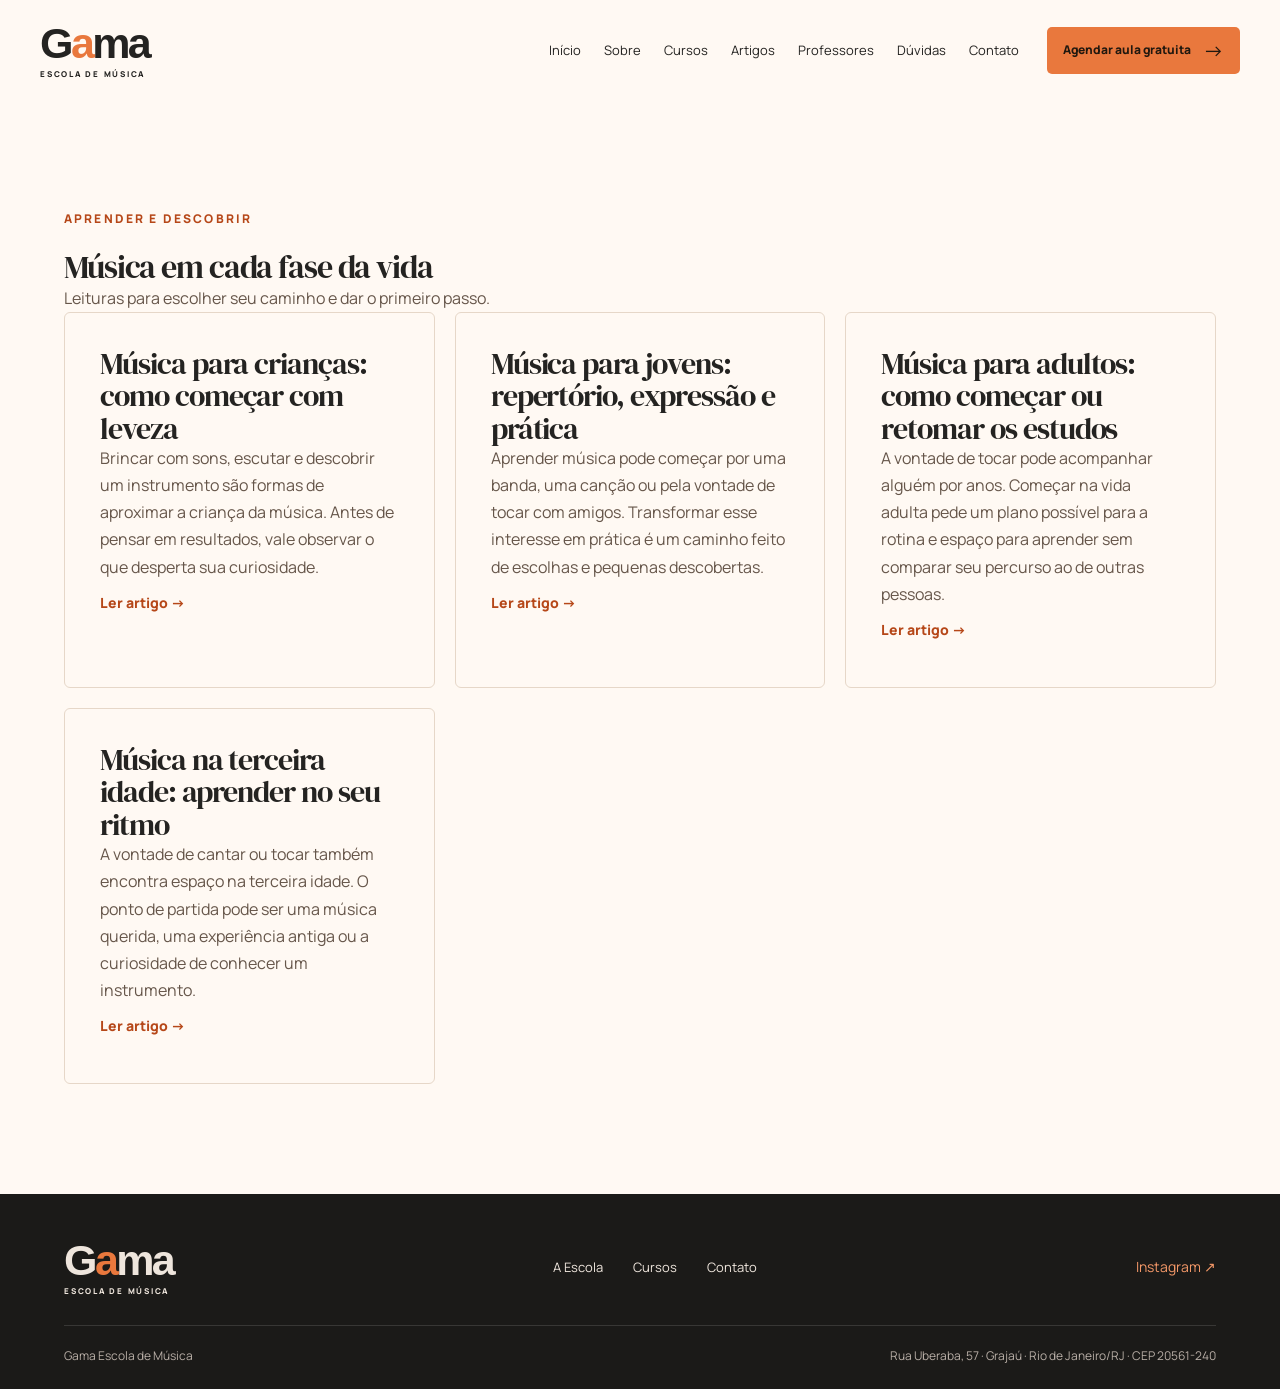
<file: artigos/index.html>
<!doctype html>
<html lang="pt-BR"><head><meta charset="UTF-8"><meta name="viewport" content="width=device-width,initial-scale=1">
<!-- SEO:START -->
<title>Artigos sobre aprendizagem musical | Gama Escola de Música</title>
<meta name="description" content="Leituras sobre música para crianças, jovens, adultos e terceira idade. Orientações para começar ou retomar os estudos na Gama, no Grajaú.">
<meta name="robots" content="index,follow">
<link rel="canonical" href="https://gamaescolademusica.com.br/artigos/">
<meta property="og:type" content="website">
<meta property="og:locale" content="pt_BR">
<meta property="og:site_name" content="Gama Escola de Música">
<meta property="og:title" content="Artigos sobre aprendizagem musical | Gama Escola de Música">
<meta property="og:description" content="Leituras sobre música para crianças, jovens, adultos e terceira idade. Orientações para começar ou retomar os estudos na Gama, no Grajaú.">
<meta property="og:url" content="https://gamaescolademusica.com.br/artigos/">
<meta property="og:image" content="https://gamaescolademusica.com.br/assets/compartilhar-gama.webp">
<meta property="og:image:width" content="1200">
<meta property="og:image:height" content="630">
<meta property="og:image:alt" content="Criança ao piano, imagem de apresentação da Gama Escola de Música">
<meta name="twitter:card" content="summary_large_image">
<meta name="twitter:title" content="Artigos sobre aprendizagem musical | Gama Escola de Música">
<meta name="twitter:description" content="Leituras sobre música para crianças, jovens, adultos e terceira idade. Orientações para começar ou retomar os estudos na Gama, no Grajaú.">
<meta name="twitter:image" content="https://gamaescolademusica.com.br/assets/compartilhar-gama.webp">
<!-- SEO:END -->
<meta name="theme-color" content="#242321"><link rel="icon" href="data:image/svg+xml,%3Csvg xmlns='http://www.w3.org/2000/svg' viewBox='0 0 32 32'%3E%3Crect width='32' height='32' rx='7' fill='%23242321'/%3E%3Ctext x='6' y='25' font-family='Georgia' font-weight='bold' font-size='27' fill='%23E9783D'%3EG%3C/text%3E%3C/svg%3E">
<link rel="preconnect" href="https://fonts.googleapis.com"><link rel="preconnect" href="https://fonts.gstatic.com" crossorigin><link href="https://fonts.googleapis.com/css2?family=DM+Serif+Display:ital@0;1&family=Manrope:wght@400;500;600;700;800&display=swap" rel="stylesheet">
<link rel="stylesheet" href="/styles.css?v=20261020d"><script src="/seo-page.js?v=20261020d" defer></script>

</head><body class="seo-body"><a class="skip" href="#conteudo">Pular para o conteúdo</a><header id="header" class="header scrolled"><div class="header-inner"><a class="brand" href="/" aria-label="Gama Escola de Música — início"><span class="brand-name">G<span>a</span>ma</span><span class="brand-sub">ESCOLA DE MÚSICA</span></a><nav id="menu" aria-label="Menu principal"><a href="/">Início</a><a href="/#sobre">Sobre</a><a href="/cursos/">Cursos</a><a href="/artigos/">Artigos</a><a href="/#professores">Professores</a><a href="/#duvidas">Dúvidas</a><a href="/#contato">Contato</a></nav><div class="header-actions"><a class="button button-small" href="/?curso=Piano#contato">Agendar aula gratuita <span class="arrow" aria-hidden="true">→</span></a><button class="menu-toggle" aria-label="Abrir menu" aria-controls="menu" aria-expanded="false"><span></span><span></span></button></div></div></header><main id="conteudo" class="seo-main section"><div class="container"><span class="eyebrow">APRENDER E DESCOBRIR</span><h1>Música em cada fase da vida</h1><p>Leituras para escolher seu caminho e dar o primeiro passo.</p><div class="seo-related-grid"><article class="seo-panel"><h2><a href="/artigos/musica-para-criancas/">Música para crianças: como começar com leveza</a></h2><p>Brincar com sons, escutar e descobrir um instrumento são formas de aproximar a criança da música. Antes de pensar em resultados, vale observar o que desperta sua curiosidade.</p><a class="text-link" href="/artigos/musica-para-criancas/">Ler artigo →</a></article><article class="seo-panel"><h2><a href="/artigos/musica-para-jovens/">Música para jovens: repertório, expressão e prática</a></h2><p>Aprender música pode começar por uma banda, uma canção ou pela vontade de tocar com amigos. Transformar esse interesse em prática é um caminho feito de escolhas e pequenas descobertas.</p><a class="text-link" href="/artigos/musica-para-jovens/">Ler artigo →</a></article><article class="seo-panel"><h2><a href="/artigos/musica-para-adultos/">Música para adultos: como começar ou retomar os estudos</a></h2><p>A vontade de tocar pode acompanhar alguém por anos. Começar na vida adulta pede um plano possível para a rotina e espaço para aprender sem comparar seu percurso ao de outras pessoas.</p><a class="text-link" href="/artigos/musica-para-adultos/">Ler artigo →</a></article><article class="seo-panel"><h2><a href="/artigos/musica-na-terceira-idade/">Música na terceira idade: aprender no seu ritmo</a></h2><p>A vontade de cantar ou tocar também encontra espaço na terceira idade. O ponto de partida pode ser uma música querida, uma experiência antiga ou a curiosidade de conhecer um instrumento.</p><a class="text-link" href="/artigos/musica-na-terceira-idade/">Ler artigo →</a></article></div></div></main><footer><div class="container footer-top"><a class="brand" href="/"><span class="brand-name">G<span>a</span>ma</span><span class="brand-sub">ESCOLA DE MÚSICA</span></a><nav aria-label="Menu do rodapé"><a href="/#sobre">A Escola</a><a href="/cursos/">Cursos</a><a href="/#contato">Contato</a></nav><a class="footer-social" href="https://www.instagram.com/gamaescolademusica/" target="_blank" rel="noopener">Instagram ↗</a></div><div class="container footer-bottom"><span>Gama Escola de Música</span><span>Rua Uberaba, 57 · Grajaú · Rio de Janeiro/RJ · CEP 20561-240</span></div></footer></body></html>
</file>
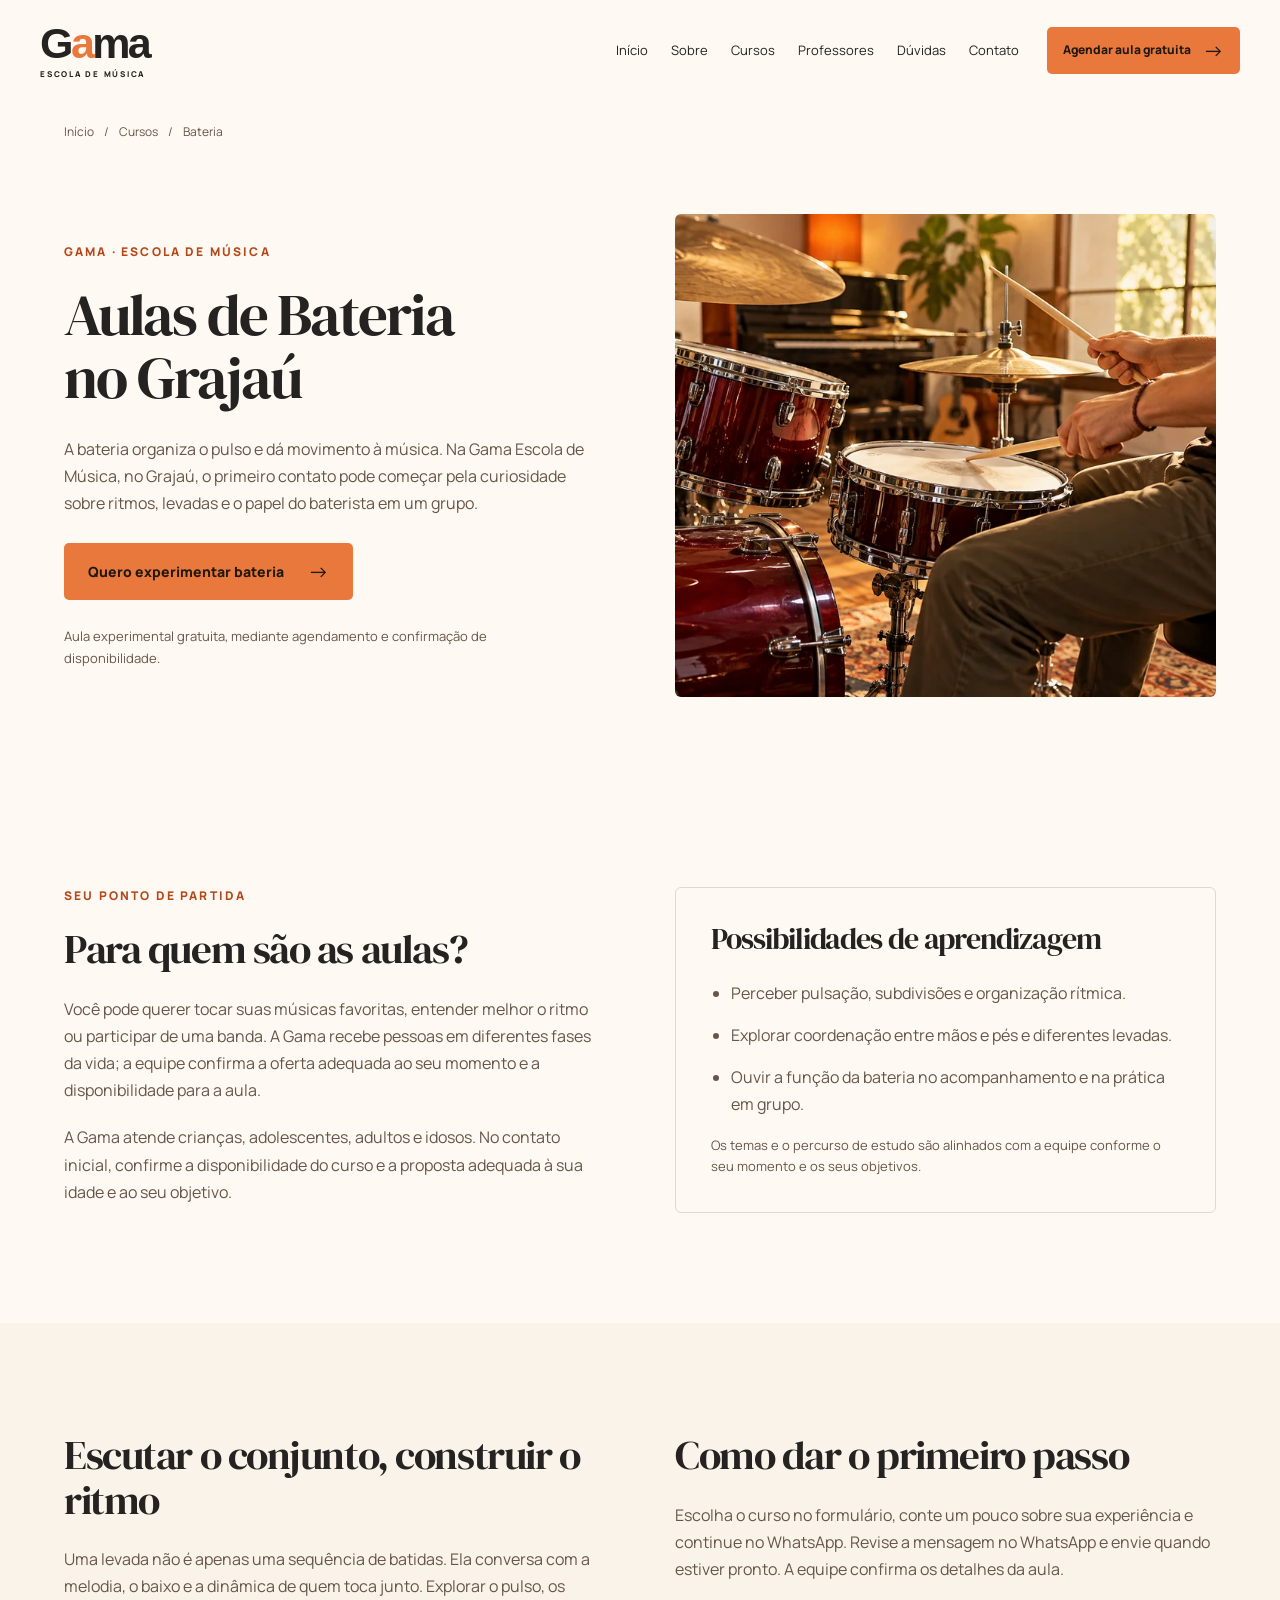
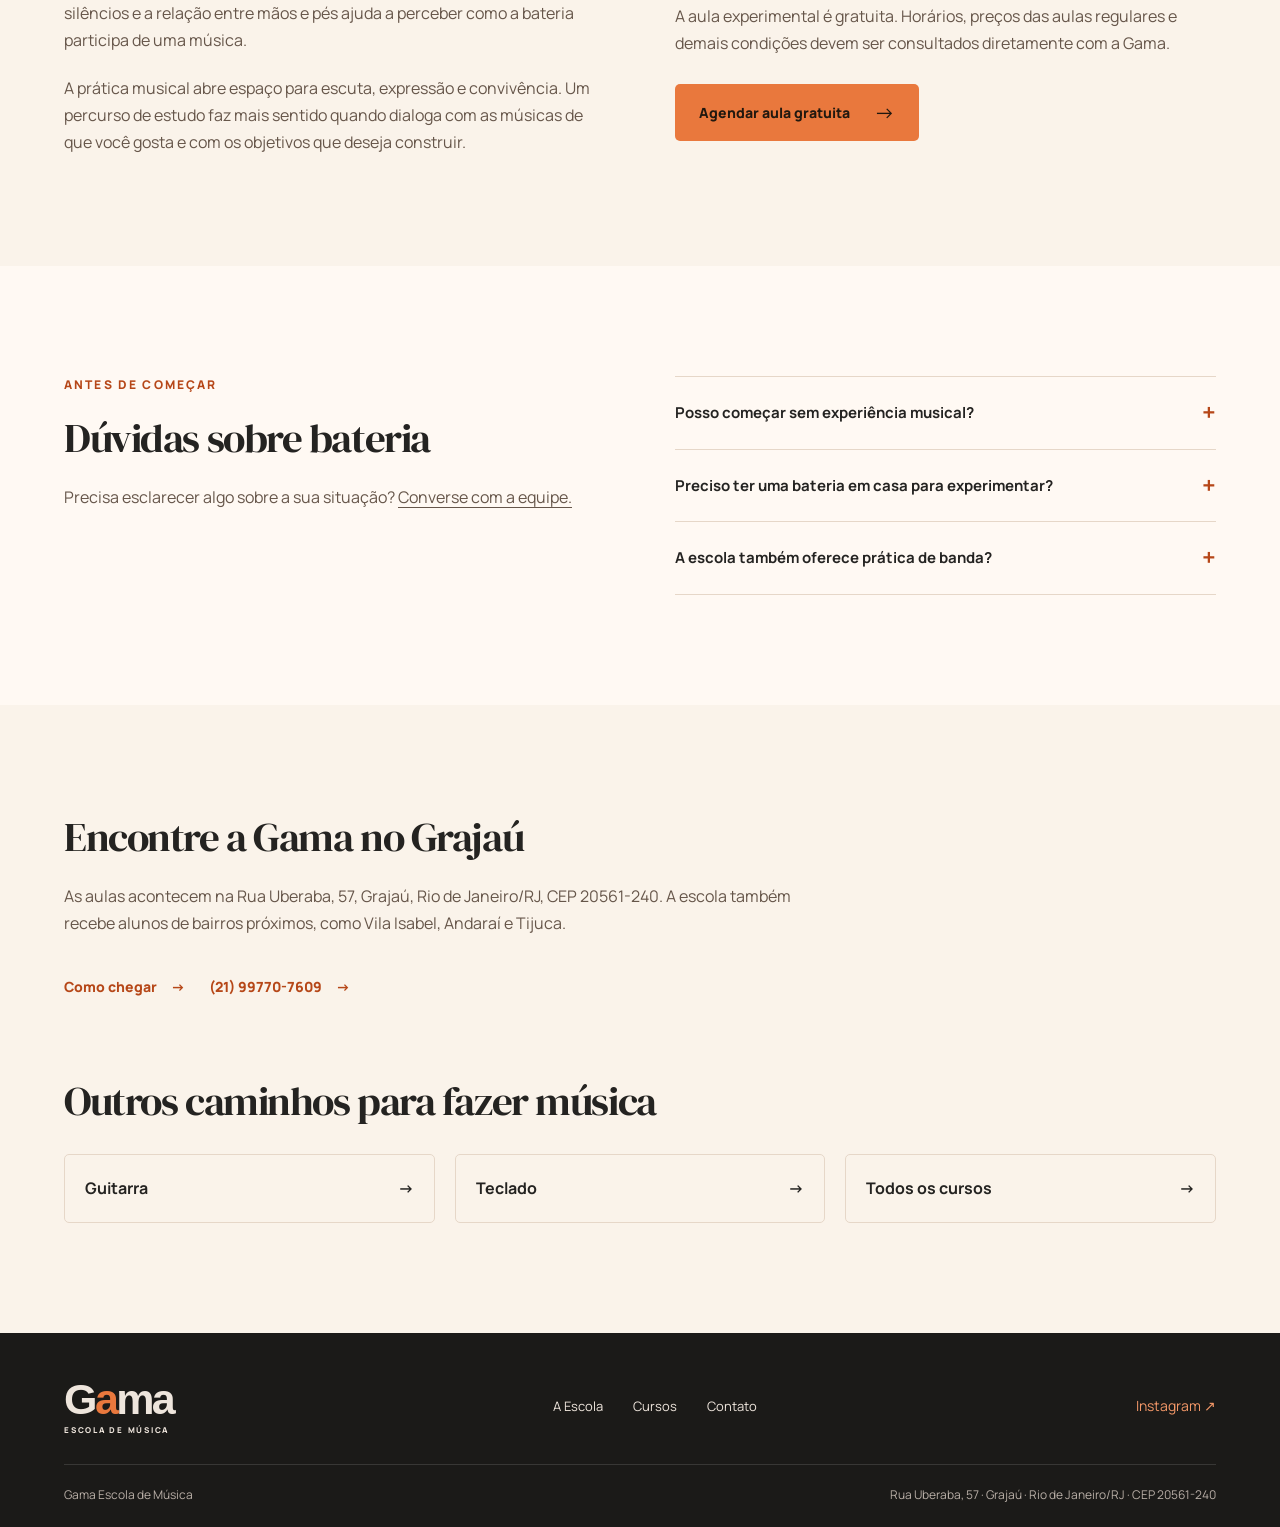
<file: aulas-de-bateria/index.html>
<!doctype html>
<html lang="pt-BR"><head><meta charset="UTF-8"><meta name="viewport" content="width=device-width,initial-scale=1">
<!-- SEO:START -->
<title>Aulas de Bateria no Grajaú, RJ | Gama Escola de Música</title>
<meta name="description" content="Conheça as aulas de bateria da Gama no Grajaú, Rio de Janeiro. Comece ou retome a música e agende sua aula experimental gratuita.">
<meta name="robots" content="index,follow">
<link rel="canonical" href="https://gamaescolademusica.com.br/aulas-de-bateria/">
<meta property="og:type" content="website">
<meta property="og:locale" content="pt_BR">
<meta property="og:site_name" content="Gama Escola de Música">
<meta property="og:title" content="Aulas de Bateria no Grajaú, RJ | Gama Escola de Música">
<meta property="og:description" content="Conheça as aulas de bateria da Gama no Grajaú, Rio de Janeiro. Comece ou retome a música e agende sua aula experimental gratuita.">
<meta property="og:url" content="https://gamaescolademusica.com.br/aulas-de-bateria/">
<meta property="og:image" content="https://gamaescolademusica.com.br/assets/compartilhar-gama.webp">
<meta property="og:image:width" content="1200">
<meta property="og:image:height" content="630">
<meta property="og:image:alt" content="Criança ao piano, imagem de apresentação da Gama Escola de Música">
<meta name="twitter:card" content="summary_large_image">
<meta name="twitter:title" content="Aulas de Bateria no Grajaú, RJ | Gama Escola de Música">
<meta name="twitter:description" content="Conheça as aulas de bateria da Gama no Grajaú, Rio de Janeiro. Comece ou retome a música e agende sua aula experimental gratuita.">
<meta name="twitter:image" content="https://gamaescolademusica.com.br/assets/compartilhar-gama.webp">
<!-- SEO:END -->
<meta name="theme-color" content="#242321"><link rel="icon" href="data:image/svg+xml,%3Csvg xmlns='http://www.w3.org/2000/svg' viewBox='0 0 32 32'%3E%3Crect width='32' height='32' rx='7' fill='%23242321'/%3E%3Ctext x='6' y='25' font-family='Georgia' font-weight='bold' font-size='27' fill='%23E9783D'%3EG%3C/text%3E%3C/svg%3E">
<link rel="preconnect" href="https://fonts.googleapis.com"><link rel="preconnect" href="https://fonts.gstatic.com" crossorigin><link href="https://fonts.googleapis.com/css2?family=DM+Serif+Display:ital@0;1&family=Manrope:wght@400;500;600;700;800&display=swap" rel="stylesheet">
<link rel="stylesheet" href="/styles.css?v=20261020d"><script src="/seo-page.js?v=20261020d" defer></script>
<script type="application/ld+json">{"@context":"https://schema.org","@type":"BreadcrumbList","itemListElement":[{"@type":"ListItem","position":1,"name":"Início","item":"https://gamaescolademusica.com.br/"},{"@type":"ListItem","position":2,"name":"Cursos","item":"https://gamaescolademusica.com.br/cursos/"},{"@type":"ListItem","position":3,"name":"Bateria","item":"https://gamaescolademusica.com.br/aulas-de-bateria/"}]}</script>
</head><body class="seo-body"><a class="skip" href="#conteudo">Pular para o conteúdo</a><header id="header" class="header scrolled"><div class="header-inner"><a class="brand" href="/" aria-label="Gama Escola de Música — início"><span class="brand-name">G<span>a</span>ma</span><span class="brand-sub">ESCOLA DE MÚSICA</span></a><nav id="menu" aria-label="Menu principal"><a href="/">Início</a><a href="/#sobre">Sobre</a><a href="/cursos/">Cursos</a><a href="/#professores">Professores</a><a href="/#duvidas">Dúvidas</a><a href="/#contato">Contato</a></nav><div class="header-actions"><a class="button button-small" href="/?curso=Bateria#contato">Agendar aula gratuita <span class="arrow" aria-hidden="true">→</span></a><button class="menu-toggle" aria-label="Abrir menu" aria-controls="menu" aria-expanded="false"><span></span><span></span></button></div></div></header><main id="conteudo" class="seo-main"><div class="container"><nav class="breadcrumbs" aria-label="Caminho da página"><a href="/">Início</a><span aria-hidden="true"> / </span><a href="/cursos/">Cursos</a><span aria-hidden="true"> / </span><span aria-current="page">Bateria</span></nav></div><section class="seo-hero"><div class="container seo-hero-grid"><div><span class="eyebrow">GAMA · ESCOLA DE MÚSICA</span><h1>Aulas de Bateria no Grajaú</h1><p>A bateria organiza o pulso e dá movimento à música. Na Gama Escola de Música, no Grajaú, o primeiro contato pode começar pela curiosidade sobre ritmos, levadas e o papel do baterista em um grupo.</p><a class="button" href="/?curso=Bateria#contato">Quero experimentar bateria <span class="arrow" aria-hidden="true">→</span></a><p class="seo-note">Aula experimental gratuita, mediante agendamento e confirmação de disponibilidade.</p></div><figure class="seo-hero-image"><img src="/assets/bateria-hd.webp" srcset="/assets/bateria-hd-480.webp 480w, /assets/bateria-hd-960.webp 960w, /assets/bateria-hd.webp 1536w" sizes="(max-width:800px) 90vw, 42vw" alt="Detalhe de bateria sendo tocada" width="1536" height="1024" fetchpriority="high"></figure></div></section>
<section class="section"><div class="container seo-copy-grid"><div><span class="eyebrow">SEU PONTO DE PARTIDA</span><h2>Para quem são as aulas?</h2><p>Você pode querer tocar suas músicas favoritas, entender melhor o ritmo ou participar de uma banda. A Gama recebe pessoas em diferentes fases da vida; a equipe confirma a oferta adequada ao seu momento e a disponibilidade para a aula.</p><p>A Gama atende crianças, adolescentes, adultos e idosos. No contato inicial, confirme a disponibilidade do curso e a proposta adequada à sua idade e ao seu objetivo.</p></div><div class="seo-panel"><h2>Possibilidades de aprendizagem</h2><ul class="seo-list"><li>Perceber pulsação, subdivisões e organização rítmica.</li><li>Explorar coordenação entre mãos e pés e diferentes levadas.</li><li>Ouvir a função da bateria no acompanhamento e na prática em grupo.</li></ul><p class="seo-note">Os temas e o percurso de estudo são alinhados com a equipe conforme o seu momento e os seus objetivos.</p></div></div></section>
<section class="section seo-sand"><div class="container seo-copy-grid"><div><h2>Escutar o conjunto, construir o ritmo</h2><p>Uma levada não é apenas uma sequência de batidas. Ela conversa com a melodia, o baixo e a dinâmica de quem toca junto. Explorar o pulso, os silêncios e a relação entre mãos e pés ajuda a perceber como a bateria participa de uma música.</p><p>A prática musical abre espaço para escuta, expressão e convivência. Um percurso de estudo faz mais sentido quando dialoga com as músicas de que você gosta e com os objetivos que deseja construir.</p></div><div><h2>Como dar o primeiro passo</h2><p>Escolha o curso no formulário, conte um pouco sobre sua experiência e continue no WhatsApp. Revise a mensagem no WhatsApp e envie quando estiver pronto. A equipe confirma os detalhes da aula.</p><p>A aula experimental é gratuita. Horários, preços das aulas regulares e demais condições devem ser consultados diretamente com a Gama.</p><a class="button" href="/?curso=Bateria#contato">Agendar aula gratuita <span class="arrow" aria-hidden="true">→</span></a></div></div></section>
<section class="section"><div class="container seo-copy-grid"><div><span class="eyebrow">ANTES DE COMEÇAR</span><h2>Dúvidas sobre bateria</h2><p>Precisa esclarecer algo sobre a sua situação? <a class="seo-inline-link" href="https://wa.me/5521997707609" target="_blank" rel="noopener">Converse com a equipe.</a></p></div><div class="faq-list"><details><summary>Posso começar sem experiência musical?<span aria-hidden="true">+</span></summary><p>Sim. Informe que será seu primeiro contato ao solicitar a aula experimental gratuita. A equipe confirma os detalhes e a disponibilidade.</p></details><details><summary>Preciso ter uma bateria em casa para experimentar?<span aria-hidden="true">+</span></summary><p>Converse com a equipe antes de comprar equipamentos. Ela informa o que é necessário para a aula e pode esclarecer dúvidas sobre a prática fora da escola.</p></details><details><summary>A escola também oferece prática de banda?<span aria-hidden="true">+</span></summary><p>A prática de banda está entre as atividades informadas pela Gama. Consulte a equipe sobre disponibilidade e condições de participação.</p></details></div></div></section>
<section class="section seo-sand"><div class="container"><div class="seo-contact"><h2>Encontre a Gama no Grajaú</h2><p>As aulas acontecem na Rua Uberaba, 57, Grajaú, Rio de Janeiro/RJ, CEP 20561-240. A escola também recebe alunos de bairros próximos, como Vila Isabel, Andaraí e Tijuca.</p><div class="seo-actions"><a class="text-link" href="https://www.google.com/maps/dir/?api=1&amp;destination=Rua+Uberaba+57+Graja%C3%BA+Rio+de+Janeiro" target="_blank" rel="noopener">Como chegar <span aria-hidden="true">→</span></a><a class="text-link" href="https://wa.me/5521997707609" target="_blank" rel="noopener">(21) 99770-7609 <span aria-hidden="true">→</span></a></div></div><div class="seo-related"><h2>Outros caminhos para fazer música</h2><div class="seo-related-grid"><a class="seo-related-link" href="/aulas-de-guitarra/">Guitarra <span aria-hidden="true">→</span></a><a class="seo-related-link" href="/aulas-de-teclado/">Teclado <span aria-hidden="true">→</span></a><a class="seo-related-link" href="/cursos/">Todos os cursos <span aria-hidden="true">→</span></a></div></div></div></section></main><footer><div class="container footer-top"><a class="brand" href="/"><span class="brand-name">G<span>a</span>ma</span><span class="brand-sub">ESCOLA DE MÚSICA</span></a><nav aria-label="Menu do rodapé"><a href="/#sobre">A Escola</a><a href="/cursos/">Cursos</a><a href="/#contato">Contato</a></nav><a class="footer-social" href="https://www.instagram.com/gamaescolademusica/" target="_blank" rel="noopener">Instagram ↗</a></div><div class="container footer-bottom"><span>Gama Escola de Música</span><span>Rua Uberaba, 57 · Grajaú · Rio de Janeiro/RJ · CEP 20561-240</span></div></footer><dialog id="course-dialog" aria-labelledby="course-title"><button class="dialog-close" aria-label="Fechar detalhes do curso">×</button><span class="eyebrow">ENCONTRE SEU SOM</span><h2 id="course-title">Bateria</h2><p>A bateria organiza o pulso e dá movimento à música. Na Gama Escola de Música, no Grajaú, o primeiro contato pode começar pela curiosidade sobre ritmos, levadas e o papel do baterista em um grupo.</p><div class="course-dialog-note">Seu aprendizado começa com uma conversa sobre o que você gosta de ouvir e o que quer tocar.</div><a class="button" href="/?curso=Bateria#contato">Quero experimentar <span class="arrow" aria-hidden="true">→</span></a></dialog></body></html>
</file>
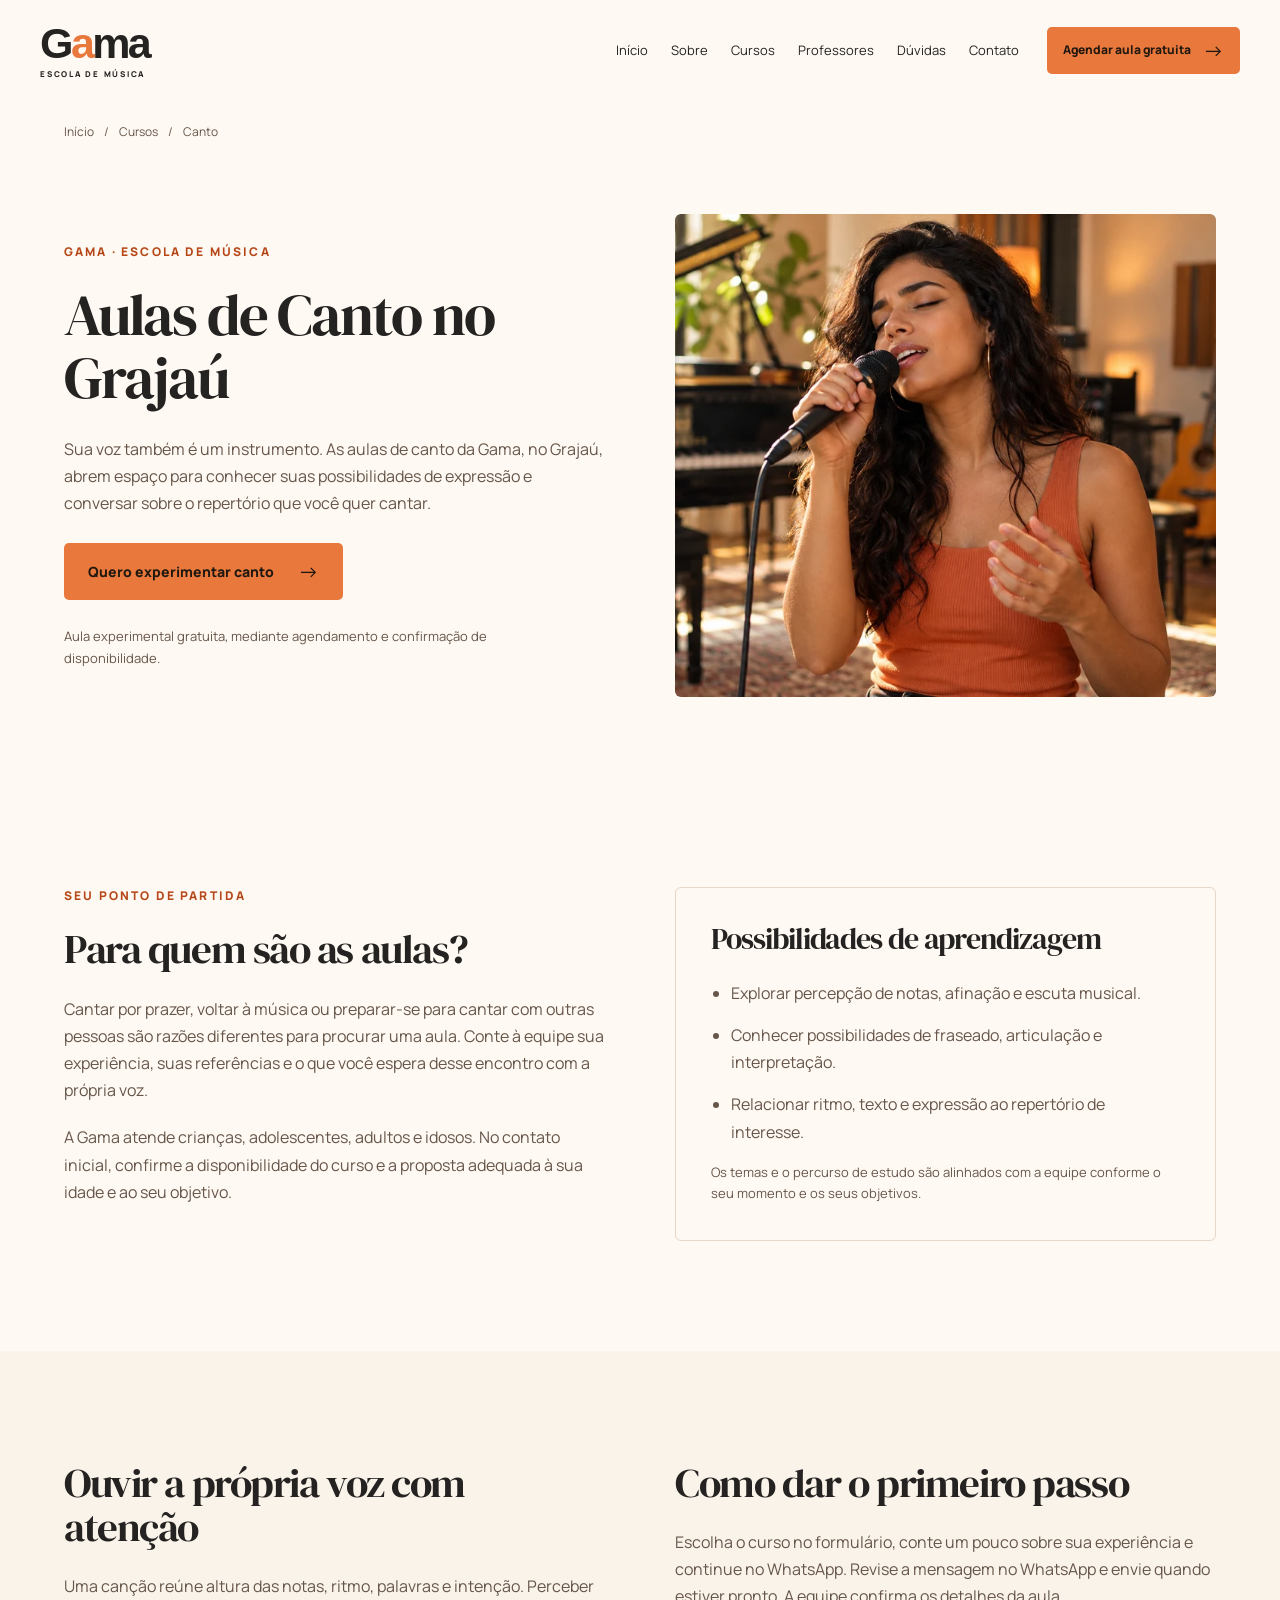
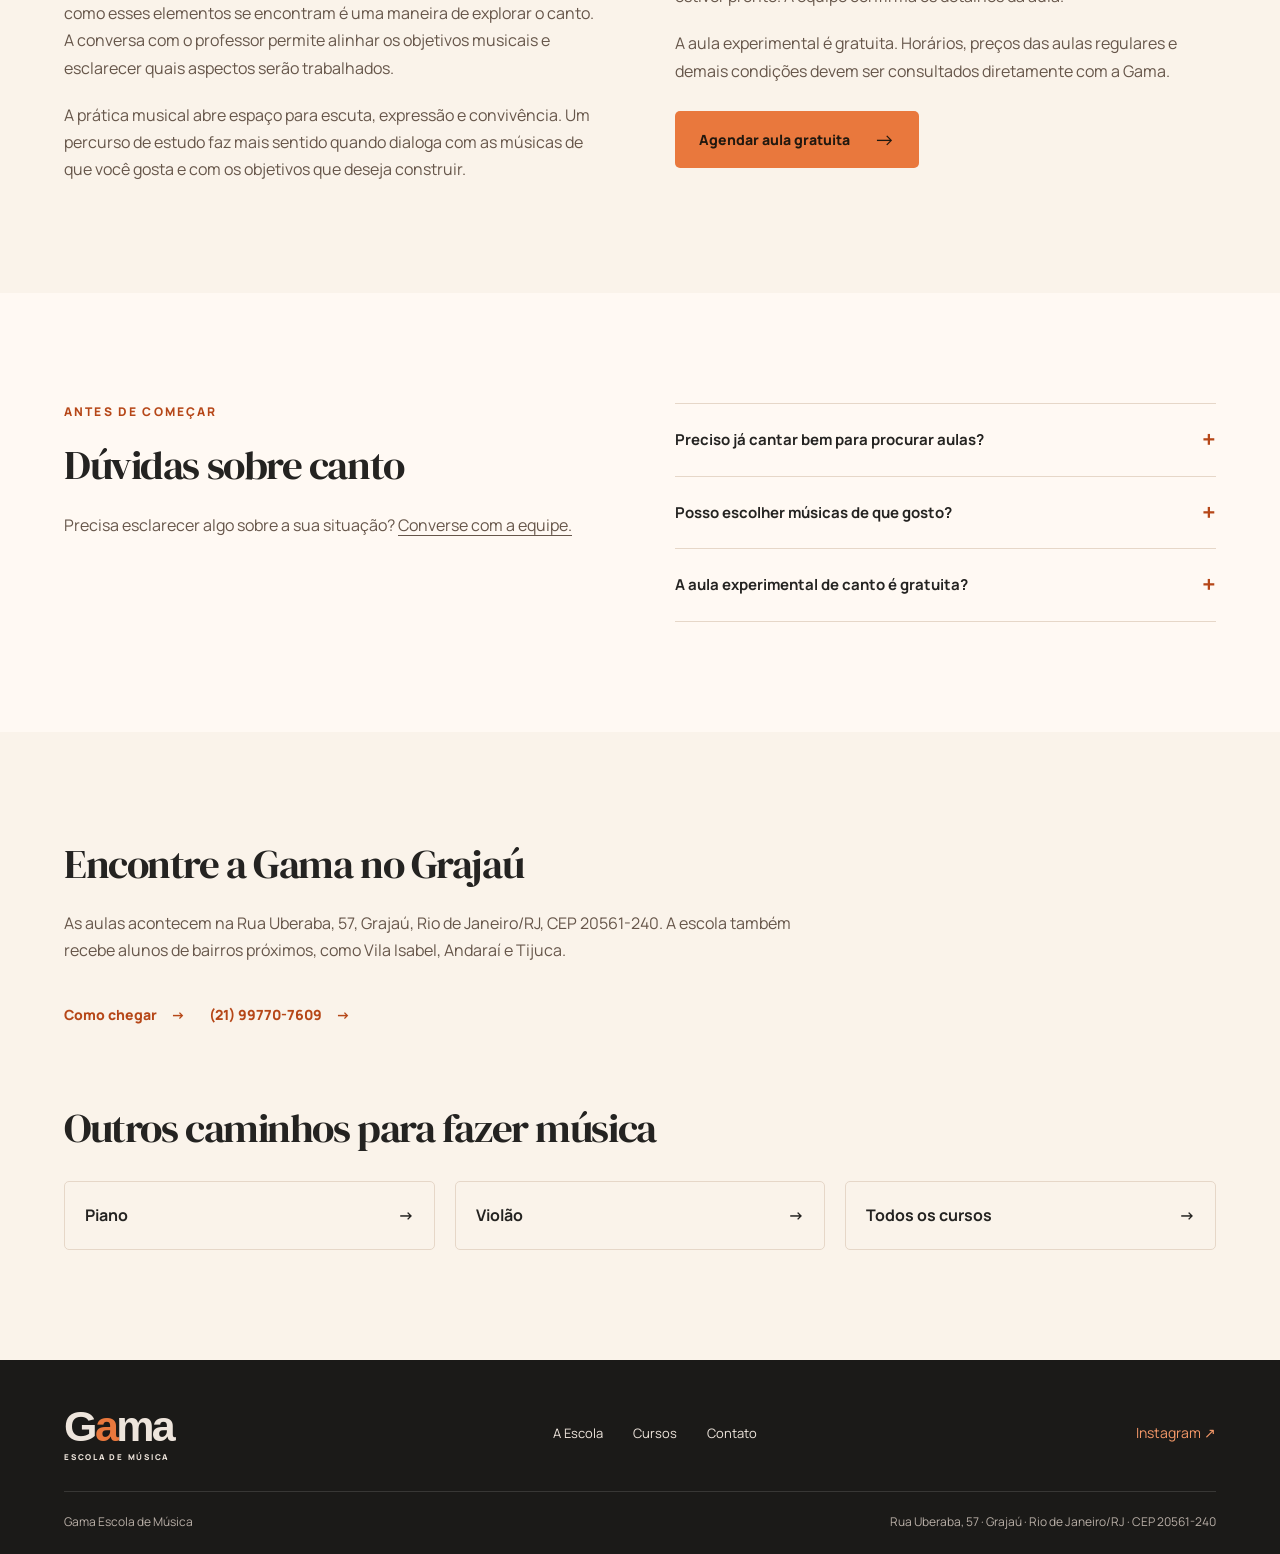
<file: aulas-de-canto/index.html>
<!doctype html>
<html lang="pt-BR"><head><meta charset="UTF-8"><meta name="viewport" content="width=device-width,initial-scale=1">
<!-- SEO:START -->
<title>Aulas de Canto no Grajaú, RJ | Gama Escola de Música</title>
<meta name="description" content="Conheça as aulas de canto da Gama no Grajaú, Rio de Janeiro. Comece ou retome a música e agende sua aula experimental gratuita.">
<meta name="robots" content="index,follow">
<link rel="canonical" href="https://gamaescolademusica.com.br/aulas-de-canto/">
<meta property="og:type" content="website">
<meta property="og:locale" content="pt_BR">
<meta property="og:site_name" content="Gama Escola de Música">
<meta property="og:title" content="Aulas de Canto no Grajaú, RJ | Gama Escola de Música">
<meta property="og:description" content="Conheça as aulas de canto da Gama no Grajaú, Rio de Janeiro. Comece ou retome a música e agende sua aula experimental gratuita.">
<meta property="og:url" content="https://gamaescolademusica.com.br/aulas-de-canto/">
<meta property="og:image" content="https://gamaescolademusica.com.br/assets/compartilhar-gama.webp">
<meta property="og:image:width" content="1200">
<meta property="og:image:height" content="630">
<meta property="og:image:alt" content="Criança ao piano, imagem de apresentação da Gama Escola de Música">
<meta name="twitter:card" content="summary_large_image">
<meta name="twitter:title" content="Aulas de Canto no Grajaú, RJ | Gama Escola de Música">
<meta name="twitter:description" content="Conheça as aulas de canto da Gama no Grajaú, Rio de Janeiro. Comece ou retome a música e agende sua aula experimental gratuita.">
<meta name="twitter:image" content="https://gamaescolademusica.com.br/assets/compartilhar-gama.webp">
<!-- SEO:END -->
<meta name="theme-color" content="#242321"><link rel="icon" href="data:image/svg+xml,%3Csvg xmlns='http://www.w3.org/2000/svg' viewBox='0 0 32 32'%3E%3Crect width='32' height='32' rx='7' fill='%23242321'/%3E%3Ctext x='6' y='25' font-family='Georgia' font-weight='bold' font-size='27' fill='%23E9783D'%3EG%3C/text%3E%3C/svg%3E">
<link rel="preconnect" href="https://fonts.googleapis.com"><link rel="preconnect" href="https://fonts.gstatic.com" crossorigin><link href="https://fonts.googleapis.com/css2?family=DM+Serif+Display:ital@0;1&family=Manrope:wght@400;500;600;700;800&display=swap" rel="stylesheet">
<link rel="stylesheet" href="/styles.css?v=20261020d"><script src="/seo-page.js?v=20261020d" defer></script>
<script type="application/ld+json">{"@context":"https://schema.org","@type":"BreadcrumbList","itemListElement":[{"@type":"ListItem","position":1,"name":"Início","item":"https://gamaescolademusica.com.br/"},{"@type":"ListItem","position":2,"name":"Cursos","item":"https://gamaescolademusica.com.br/cursos/"},{"@type":"ListItem","position":3,"name":"Canto","item":"https://gamaescolademusica.com.br/aulas-de-canto/"}]}</script>
</head><body class="seo-body"><a class="skip" href="#conteudo">Pular para o conteúdo</a><header id="header" class="header scrolled"><div class="header-inner"><a class="brand" href="/" aria-label="Gama Escola de Música — início"><span class="brand-name">G<span>a</span>ma</span><span class="brand-sub">ESCOLA DE MÚSICA</span></a><nav id="menu" aria-label="Menu principal"><a href="/">Início</a><a href="/#sobre">Sobre</a><a href="/cursos/">Cursos</a><a href="/#professores">Professores</a><a href="/#duvidas">Dúvidas</a><a href="/#contato">Contato</a></nav><div class="header-actions"><a class="button button-small" href="/?curso=Canto#contato">Agendar aula gratuita <span class="arrow" aria-hidden="true">→</span></a><button class="menu-toggle" aria-label="Abrir menu" aria-controls="menu" aria-expanded="false"><span></span><span></span></button></div></div></header><main id="conteudo" class="seo-main"><div class="container"><nav class="breadcrumbs" aria-label="Caminho da página"><a href="/">Início</a><span aria-hidden="true"> / </span><a href="/cursos/">Cursos</a><span aria-hidden="true"> / </span><span aria-current="page">Canto</span></nav></div><section class="seo-hero"><div class="container seo-hero-grid"><div><span class="eyebrow">GAMA · ESCOLA DE MÚSICA</span><h1>Aulas de Canto no Grajaú</h1><p>Sua voz também é um instrumento. As aulas de canto da Gama, no Grajaú, abrem espaço para conhecer suas possibilidades de expressão e conversar sobre o repertório que você quer cantar.</p><a class="button" href="/?curso=Canto#contato">Quero experimentar canto <span class="arrow" aria-hidden="true">→</span></a><p class="seo-note">Aula experimental gratuita, mediante agendamento e confirmação de disponibilidade.</p></div><figure class="seo-hero-image"><img src="/assets/canto-hd.webp" srcset="/assets/canto-hd-480.webp 480w, /assets/canto-hd-960.webp 960w, /assets/canto-hd.webp 1536w" sizes="(max-width:800px) 90vw, 42vw" alt="Pessoa cantando ao microfone" width="1536" height="1024" fetchpriority="high"></figure></div></section>
<section class="section"><div class="container seo-copy-grid"><div><span class="eyebrow">SEU PONTO DE PARTIDA</span><h2>Para quem são as aulas?</h2><p>Cantar por prazer, voltar à música ou preparar-se para cantar com outras pessoas são razões diferentes para procurar uma aula. Conte à equipe sua experiência, suas referências e o que você espera desse encontro com a própria voz.</p><p>A Gama atende crianças, adolescentes, adultos e idosos. No contato inicial, confirme a disponibilidade do curso e a proposta adequada à sua idade e ao seu objetivo.</p></div><div class="seo-panel"><h2>Possibilidades de aprendizagem</h2><ul class="seo-list"><li>Explorar percepção de notas, afinação e escuta musical.</li><li>Conhecer possibilidades de fraseado, articulação e interpretação.</li><li>Relacionar ritmo, texto e expressão ao repertório de interesse.</li></ul><p class="seo-note">Os temas e o percurso de estudo são alinhados com a equipe conforme o seu momento e os seus objetivos.</p></div></div></section>
<section class="section seo-sand"><div class="container seo-copy-grid"><div><h2>Ouvir a própria voz com atenção</h2><p>Uma canção reúne altura das notas, ritmo, palavras e intenção. Perceber como esses elementos se encontram é uma maneira de explorar o canto. A conversa com o professor permite alinhar os objetivos musicais e esclarecer quais aspectos serão trabalhados.</p><p>A prática musical abre espaço para escuta, expressão e convivência. Um percurso de estudo faz mais sentido quando dialoga com as músicas de que você gosta e com os objetivos que deseja construir.</p></div><div><h2>Como dar o primeiro passo</h2><p>Escolha o curso no formulário, conte um pouco sobre sua experiência e continue no WhatsApp. Revise a mensagem no WhatsApp e envie quando estiver pronto. A equipe confirma os detalhes da aula.</p><p>A aula experimental é gratuita. Horários, preços das aulas regulares e demais condições devem ser consultados diretamente com a Gama.</p><a class="button" href="/?curso=Canto#contato">Agendar aula gratuita <span class="arrow" aria-hidden="true">→</span></a></div></div></section>
<section class="section"><div class="container seo-copy-grid"><div><span class="eyebrow">ANTES DE COMEÇAR</span><h2>Dúvidas sobre canto</h2><p>Precisa esclarecer algo sobre a sua situação? <a class="seo-inline-link" href="https://wa.me/5521997707609" target="_blank" rel="noopener">Converse com a equipe.</a></p></div><div class="faq-list"><details><summary>Preciso já cantar bem para procurar aulas?<span aria-hidden="true">+</span></summary><p>Você pode procurar a Gama para começar a conhecer sua voz. Explique suas dúvidas e seus objetivos no agendamento da aula experimental.</p></details><details><summary>Posso escolher músicas de que gosto?<span aria-hidden="true">+</span></summary><p>Apresente suas referências à equipe. A escolha do repertório e a forma de estudá-lo devem ser conversadas com o professor.</p></details><details><summary>A aula experimental de canto é gratuita?<span aria-hidden="true">+</span></summary><p>Sim. A aula experimental é gratuita, mediante agendamento e confirmação de disponibilidade. Os detalhes são combinados com a equipe pelo WhatsApp.</p></details></div></div></section>
<section class="section seo-sand"><div class="container"><div class="seo-contact"><h2>Encontre a Gama no Grajaú</h2><p>As aulas acontecem na Rua Uberaba, 57, Grajaú, Rio de Janeiro/RJ, CEP 20561-240. A escola também recebe alunos de bairros próximos, como Vila Isabel, Andaraí e Tijuca.</p><div class="seo-actions"><a class="text-link" href="https://www.google.com/maps/dir/?api=1&amp;destination=Rua+Uberaba+57+Graja%C3%BA+Rio+de+Janeiro" target="_blank" rel="noopener">Como chegar <span aria-hidden="true">→</span></a><a class="text-link" href="https://wa.me/5521997707609" target="_blank" rel="noopener">(21) 99770-7609 <span aria-hidden="true">→</span></a></div></div><div class="seo-related"><h2>Outros caminhos para fazer música</h2><div class="seo-related-grid"><a class="seo-related-link" href="/aulas-de-piano/">Piano <span aria-hidden="true">→</span></a><a class="seo-related-link" href="/aulas-de-violao/">Violão <span aria-hidden="true">→</span></a><a class="seo-related-link" href="/cursos/">Todos os cursos <span aria-hidden="true">→</span></a></div></div></div></section></main><footer><div class="container footer-top"><a class="brand" href="/"><span class="brand-name">G<span>a</span>ma</span><span class="brand-sub">ESCOLA DE MÚSICA</span></a><nav aria-label="Menu do rodapé"><a href="/#sobre">A Escola</a><a href="/cursos/">Cursos</a><a href="/#contato">Contato</a></nav><a class="footer-social" href="https://www.instagram.com/gamaescolademusica/" target="_blank" rel="noopener">Instagram ↗</a></div><div class="container footer-bottom"><span>Gama Escola de Música</span><span>Rua Uberaba, 57 · Grajaú · Rio de Janeiro/RJ · CEP 20561-240</span></div></footer><dialog id="course-dialog" aria-labelledby="course-title"><button class="dialog-close" aria-label="Fechar detalhes do curso">×</button><span class="eyebrow">ENCONTRE SEU SOM</span><h2 id="course-title">Canto</h2><p>Sua voz também é um instrumento. As aulas de canto da Gama, no Grajaú, abrem espaço para conhecer suas possibilidades de expressão e conversar sobre o repertório que você quer cantar.</p><div class="course-dialog-note">Seu aprendizado começa com uma conversa sobre o que você gosta de ouvir e o que quer tocar.</div><a class="button" href="/?curso=Canto#contato">Quero experimentar <span class="arrow" aria-hidden="true">→</span></a></dialog></body></html>
</file>
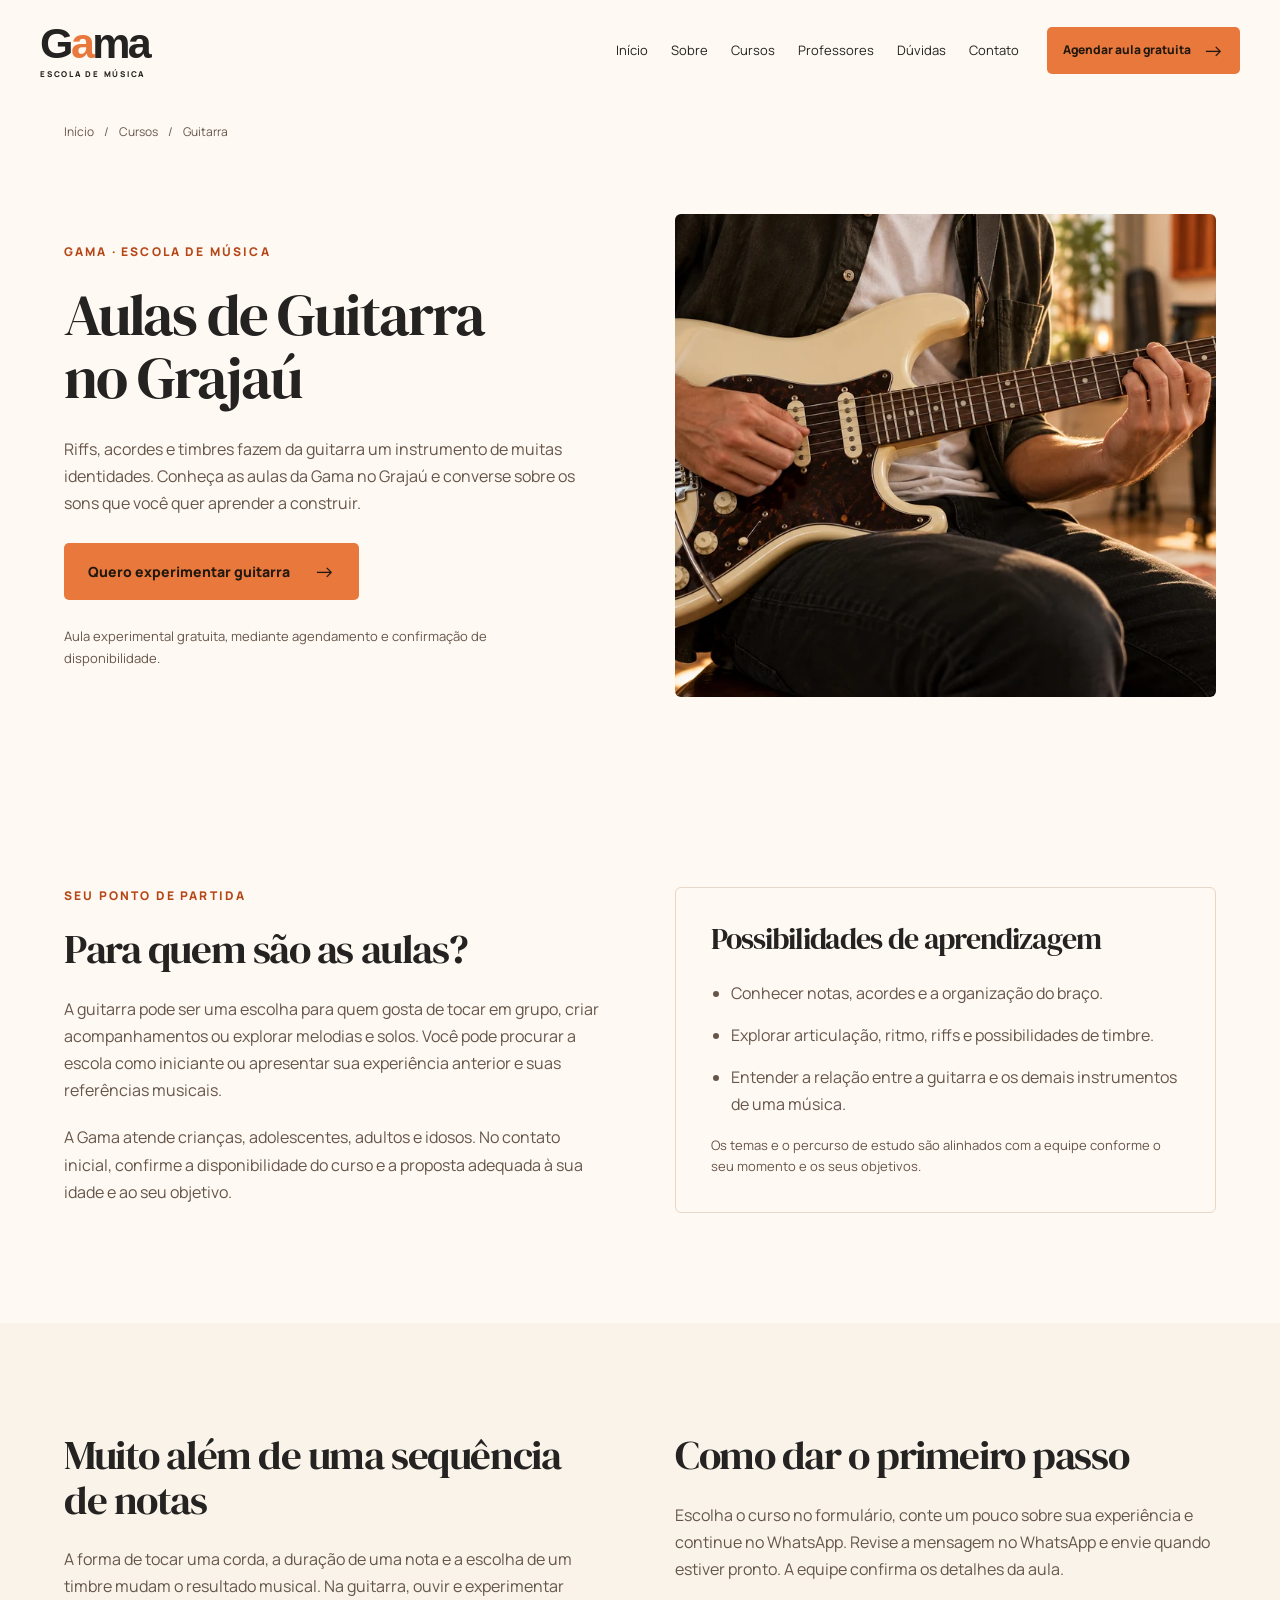
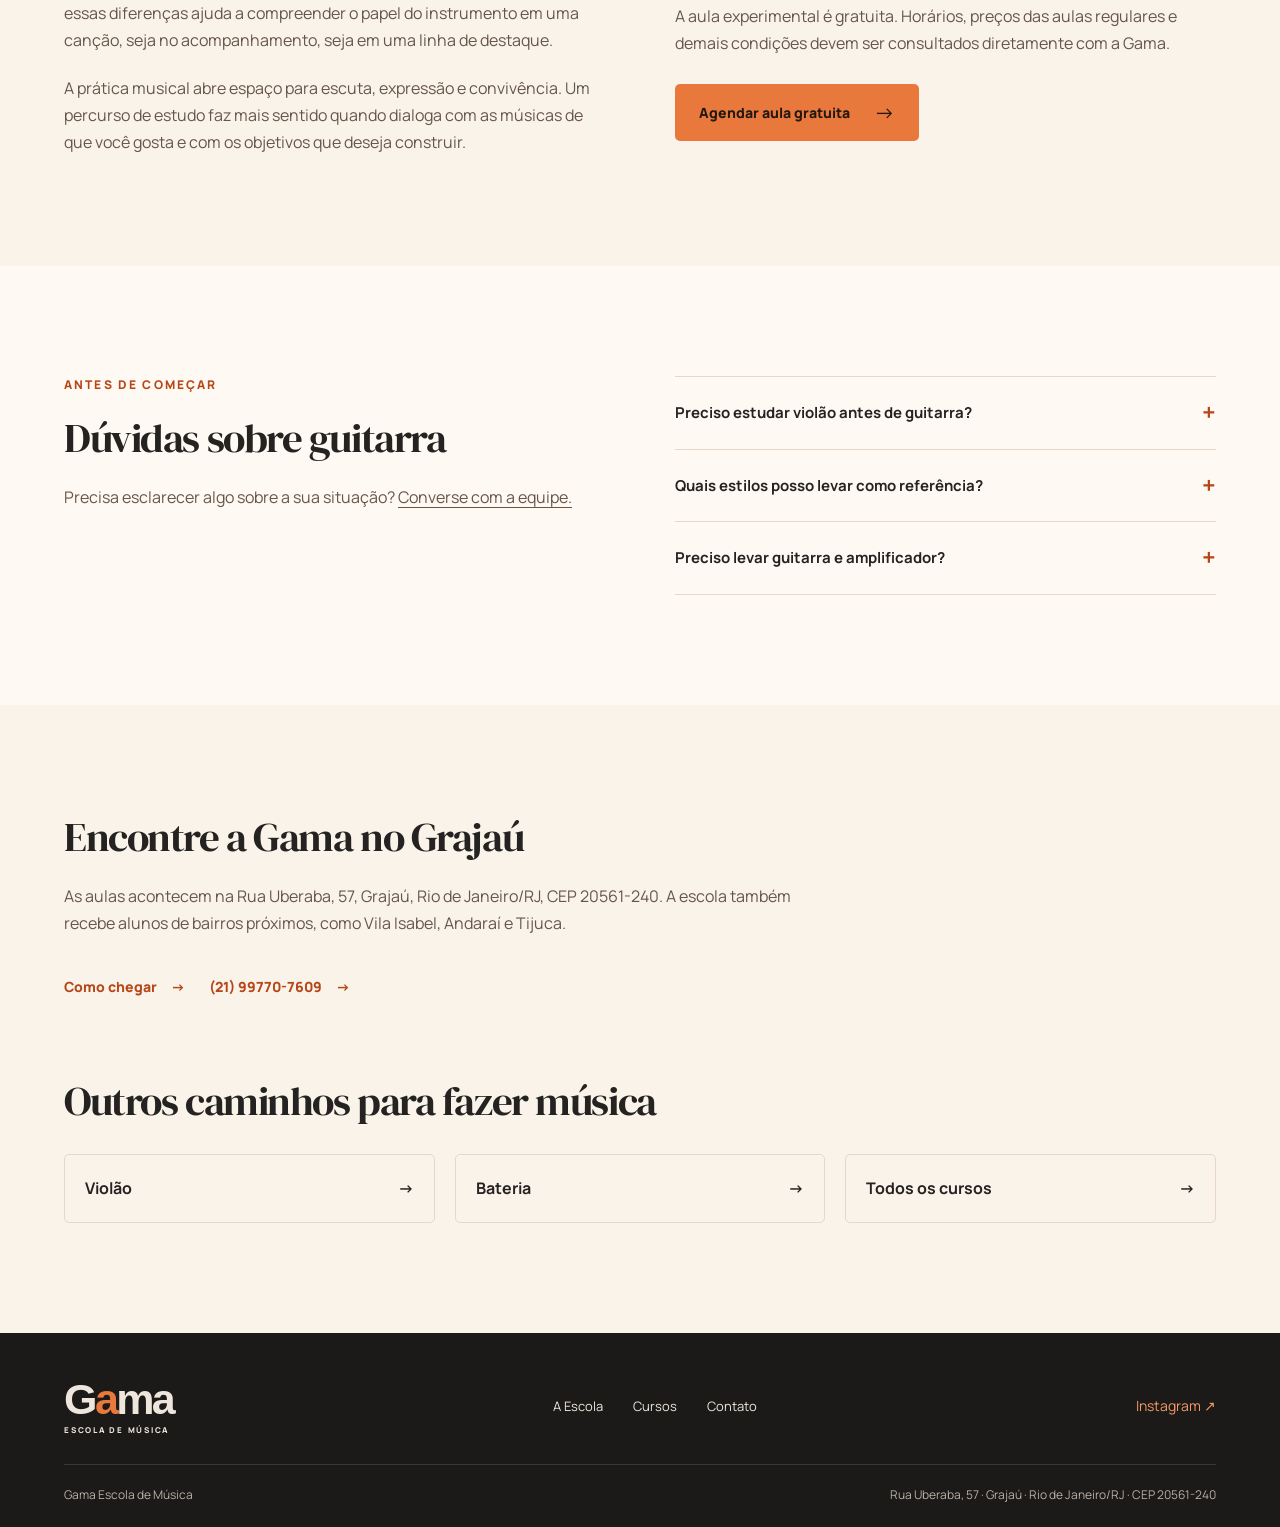
<file: aulas-de-guitarra/index.html>
<!doctype html>
<html lang="pt-BR"><head><meta charset="UTF-8"><meta name="viewport" content="width=device-width,initial-scale=1">
<!-- SEO:START -->
<title>Aulas de Guitarra no Grajaú, RJ | Gama Escola de Música</title>
<meta name="description" content="Conheça as aulas de guitarra da Gama no Grajaú, Rio de Janeiro. Comece ou retome a música e agende sua aula experimental gratuita.">
<meta name="robots" content="index,follow">
<link rel="canonical" href="https://gamaescolademusica.com.br/aulas-de-guitarra/">
<meta property="og:type" content="website">
<meta property="og:locale" content="pt_BR">
<meta property="og:site_name" content="Gama Escola de Música">
<meta property="og:title" content="Aulas de Guitarra no Grajaú, RJ | Gama Escola de Música">
<meta property="og:description" content="Conheça as aulas de guitarra da Gama no Grajaú, Rio de Janeiro. Comece ou retome a música e agende sua aula experimental gratuita.">
<meta property="og:url" content="https://gamaescolademusica.com.br/aulas-de-guitarra/">
<meta property="og:image" content="https://gamaescolademusica.com.br/assets/compartilhar-gama.webp">
<meta property="og:image:width" content="1200">
<meta property="og:image:height" content="630">
<meta property="og:image:alt" content="Criança ao piano, imagem de apresentação da Gama Escola de Música">
<meta name="twitter:card" content="summary_large_image">
<meta name="twitter:title" content="Aulas de Guitarra no Grajaú, RJ | Gama Escola de Música">
<meta name="twitter:description" content="Conheça as aulas de guitarra da Gama no Grajaú, Rio de Janeiro. Comece ou retome a música e agende sua aula experimental gratuita.">
<meta name="twitter:image" content="https://gamaescolademusica.com.br/assets/compartilhar-gama.webp">
<!-- SEO:END -->
<meta name="theme-color" content="#242321"><link rel="icon" href="data:image/svg+xml,%3Csvg xmlns='http://www.w3.org/2000/svg' viewBox='0 0 32 32'%3E%3Crect width='32' height='32' rx='7' fill='%23242321'/%3E%3Ctext x='6' y='25' font-family='Georgia' font-weight='bold' font-size='27' fill='%23E9783D'%3EG%3C/text%3E%3C/svg%3E">
<link rel="preconnect" href="https://fonts.googleapis.com"><link rel="preconnect" href="https://fonts.gstatic.com" crossorigin><link href="https://fonts.googleapis.com/css2?family=DM+Serif+Display:ital@0;1&family=Manrope:wght@400;500;600;700;800&display=swap" rel="stylesheet">
<link rel="stylesheet" href="/styles.css?v=20261020d"><script src="/seo-page.js?v=20261020d" defer></script>
<script type="application/ld+json">{"@context":"https://schema.org","@type":"BreadcrumbList","itemListElement":[{"@type":"ListItem","position":1,"name":"Início","item":"https://gamaescolademusica.com.br/"},{"@type":"ListItem","position":2,"name":"Cursos","item":"https://gamaescolademusica.com.br/cursos/"},{"@type":"ListItem","position":3,"name":"Guitarra","item":"https://gamaescolademusica.com.br/aulas-de-guitarra/"}]}</script>
</head><body class="seo-body"><a class="skip" href="#conteudo">Pular para o conteúdo</a><header id="header" class="header scrolled"><div class="header-inner"><a class="brand" href="/" aria-label="Gama Escola de Música — início"><span class="brand-name">G<span>a</span>ma</span><span class="brand-sub">ESCOLA DE MÚSICA</span></a><nav id="menu" aria-label="Menu principal"><a href="/">Início</a><a href="/#sobre">Sobre</a><a href="/cursos/">Cursos</a><a href="/#professores">Professores</a><a href="/#duvidas">Dúvidas</a><a href="/#contato">Contato</a></nav><div class="header-actions"><a class="button button-small" href="/?curso=Guitarra#contato">Agendar aula gratuita <span class="arrow" aria-hidden="true">→</span></a><button class="menu-toggle" aria-label="Abrir menu" aria-controls="menu" aria-expanded="false"><span></span><span></span></button></div></div></header><main id="conteudo" class="seo-main"><div class="container"><nav class="breadcrumbs" aria-label="Caminho da página"><a href="/">Início</a><span aria-hidden="true"> / </span><a href="/cursos/">Cursos</a><span aria-hidden="true"> / </span><span aria-current="page">Guitarra</span></nav></div><section class="seo-hero"><div class="container seo-hero-grid"><div><span class="eyebrow">GAMA · ESCOLA DE MÚSICA</span><h1>Aulas de Guitarra no Grajaú</h1><p>Riffs, acordes e timbres fazem da guitarra um instrumento de muitas identidades. Conheça as aulas da Gama no Grajaú e converse sobre os sons que você quer aprender a construir.</p><a class="button" href="/?curso=Guitarra#contato">Quero experimentar guitarra <span class="arrow" aria-hidden="true">→</span></a><p class="seo-note">Aula experimental gratuita, mediante agendamento e confirmação de disponibilidade.</p></div><figure class="seo-hero-image"><img src="/assets/guitarra-hd.webp" srcset="/assets/guitarra-hd-480.webp 480w, /assets/guitarra-hd-960.webp 960w, /assets/guitarra-hd.webp 1536w" sizes="(max-width:800px) 90vw, 42vw" alt="Detalhe de guitarra sendo tocada" width="1536" height="1024" fetchpriority="high"></figure></div></section>
<section class="section"><div class="container seo-copy-grid"><div><span class="eyebrow">SEU PONTO DE PARTIDA</span><h2>Para quem são as aulas?</h2><p>A guitarra pode ser uma escolha para quem gosta de tocar em grupo, criar acompanhamentos ou explorar melodias e solos. Você pode procurar a escola como iniciante ou apresentar sua experiência anterior e suas referências musicais.</p><p>A Gama atende crianças, adolescentes, adultos e idosos. No contato inicial, confirme a disponibilidade do curso e a proposta adequada à sua idade e ao seu objetivo.</p></div><div class="seo-panel"><h2>Possibilidades de aprendizagem</h2><ul class="seo-list"><li>Conhecer notas, acordes e a organização do braço.</li><li>Explorar articulação, ritmo, riffs e possibilidades de timbre.</li><li>Entender a relação entre a guitarra e os demais instrumentos de uma música.</li></ul><p class="seo-note">Os temas e o percurso de estudo são alinhados com a equipe conforme o seu momento e os seus objetivos.</p></div></div></section>
<section class="section seo-sand"><div class="container seo-copy-grid"><div><h2>Muito além de uma sequência de notas</h2><p>A forma de tocar uma corda, a duração de uma nota e a escolha de um timbre mudam o resultado musical. Na guitarra, ouvir e experimentar essas diferenças ajuda a compreender o papel do instrumento em uma canção, seja no acompanhamento, seja em uma linha de destaque.</p><p>A prática musical abre espaço para escuta, expressão e convivência. Um percurso de estudo faz mais sentido quando dialoga com as músicas de que você gosta e com os objetivos que deseja construir.</p></div><div><h2>Como dar o primeiro passo</h2><p>Escolha o curso no formulário, conte um pouco sobre sua experiência e continue no WhatsApp. Revise a mensagem no WhatsApp e envie quando estiver pronto. A equipe confirma os detalhes da aula.</p><p>A aula experimental é gratuita. Horários, preços das aulas regulares e demais condições devem ser consultados diretamente com a Gama.</p><a class="button" href="/?curso=Guitarra#contato">Agendar aula gratuita <span class="arrow" aria-hidden="true">→</span></a></div></div></section>
<section class="section"><div class="container seo-copy-grid"><div><span class="eyebrow">ANTES DE COMEÇAR</span><h2>Dúvidas sobre guitarra</h2><p>Precisa esclarecer algo sobre a sua situação? <a class="seo-inline-link" href="https://wa.me/5521997707609" target="_blank" rel="noopener">Converse com a equipe.</a></p></div><div class="faq-list"><details><summary>Preciso estudar violão antes de guitarra?<span aria-hidden="true">+</span></summary><p>Não é preciso tratar o violão como uma etapa obrigatória. Conte seu interesse à equipe e confirme as possibilidades para começar diretamente na guitarra.</p></details><details><summary>Quais estilos posso levar como referência?<span aria-hidden="true">+</span></summary><p>Leve músicas, bandas e guitarristas de que gosta. A escola poderá conversar sobre suas referências e confirmar como elas podem participar do estudo.</p></details><details><summary>Preciso levar guitarra e amplificador?<span aria-hidden="true">+</span></summary><p>Antes da primeira aula, confirme com a equipe quais equipamentos levar e o que estará disponível na escola.</p></details></div></div></section>
<section class="section seo-sand"><div class="container"><div class="seo-contact"><h2>Encontre a Gama no Grajaú</h2><p>As aulas acontecem na Rua Uberaba, 57, Grajaú, Rio de Janeiro/RJ, CEP 20561-240. A escola também recebe alunos de bairros próximos, como Vila Isabel, Andaraí e Tijuca.</p><div class="seo-actions"><a class="text-link" href="https://www.google.com/maps/dir/?api=1&amp;destination=Rua+Uberaba+57+Graja%C3%BA+Rio+de+Janeiro" target="_blank" rel="noopener">Como chegar <span aria-hidden="true">→</span></a><a class="text-link" href="https://wa.me/5521997707609" target="_blank" rel="noopener">(21) 99770-7609 <span aria-hidden="true">→</span></a></div></div><div class="seo-related"><h2>Outros caminhos para fazer música</h2><div class="seo-related-grid"><a class="seo-related-link" href="/aulas-de-violao/">Violão <span aria-hidden="true">→</span></a><a class="seo-related-link" href="/aulas-de-bateria/">Bateria <span aria-hidden="true">→</span></a><a class="seo-related-link" href="/cursos/">Todos os cursos <span aria-hidden="true">→</span></a></div></div></div></section></main><footer><div class="container footer-top"><a class="brand" href="/"><span class="brand-name">G<span>a</span>ma</span><span class="brand-sub">ESCOLA DE MÚSICA</span></a><nav aria-label="Menu do rodapé"><a href="/#sobre">A Escola</a><a href="/cursos/">Cursos</a><a href="/#contato">Contato</a></nav><a class="footer-social" href="https://www.instagram.com/gamaescolademusica/" target="_blank" rel="noopener">Instagram ↗</a></div><div class="container footer-bottom"><span>Gama Escola de Música</span><span>Rua Uberaba, 57 · Grajaú · Rio de Janeiro/RJ · CEP 20561-240</span></div></footer><dialog id="course-dialog" aria-labelledby="course-title"><button class="dialog-close" aria-label="Fechar detalhes do curso">×</button><span class="eyebrow">ENCONTRE SEU SOM</span><h2 id="course-title">Guitarra</h2><p>Riffs, acordes e timbres fazem da guitarra um instrumento de muitas identidades. Conheça as aulas da Gama no Grajaú e converse sobre os sons que você quer aprender a construir.</p><div class="course-dialog-note">Seu aprendizado começa com uma conversa sobre o que você gosta de ouvir e o que quer tocar.</div><a class="button" href="/?curso=Guitarra#contato">Quero experimentar <span class="arrow" aria-hidden="true">→</span></a></dialog></body></html>
</file>
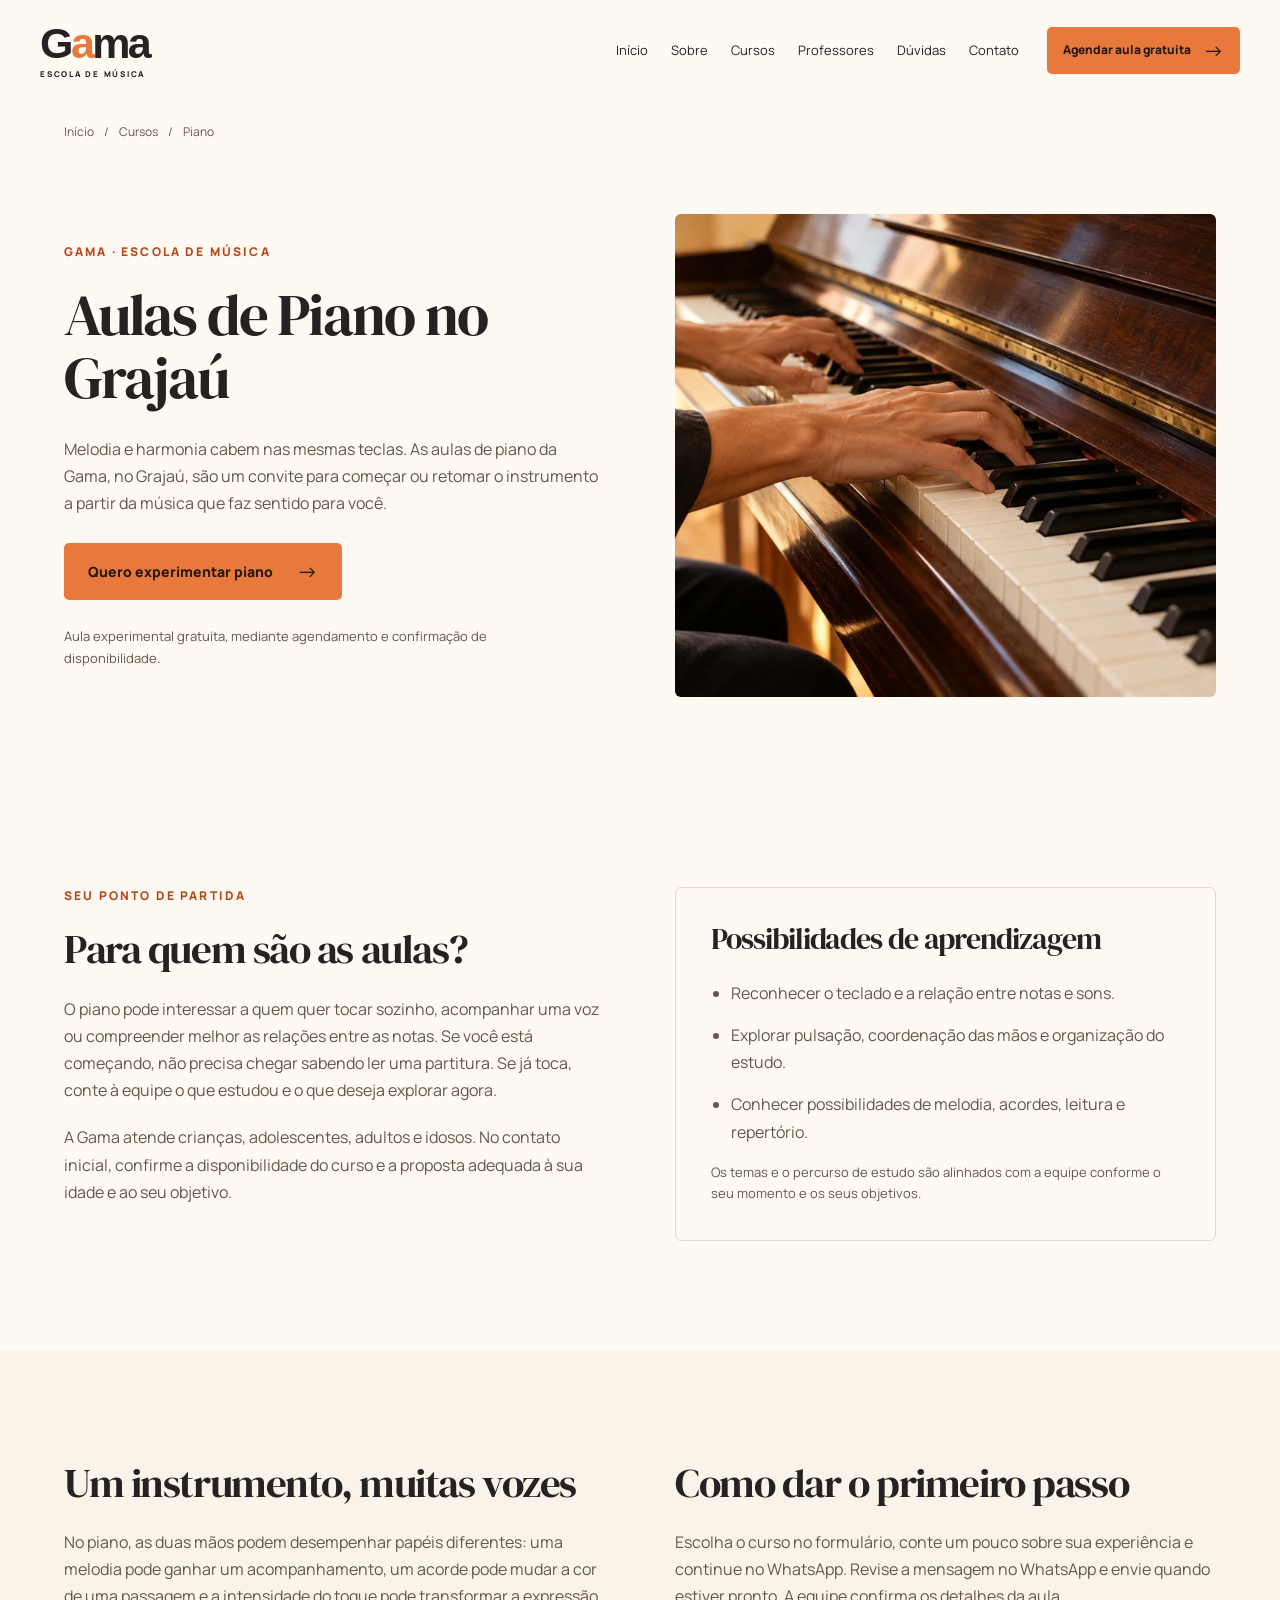
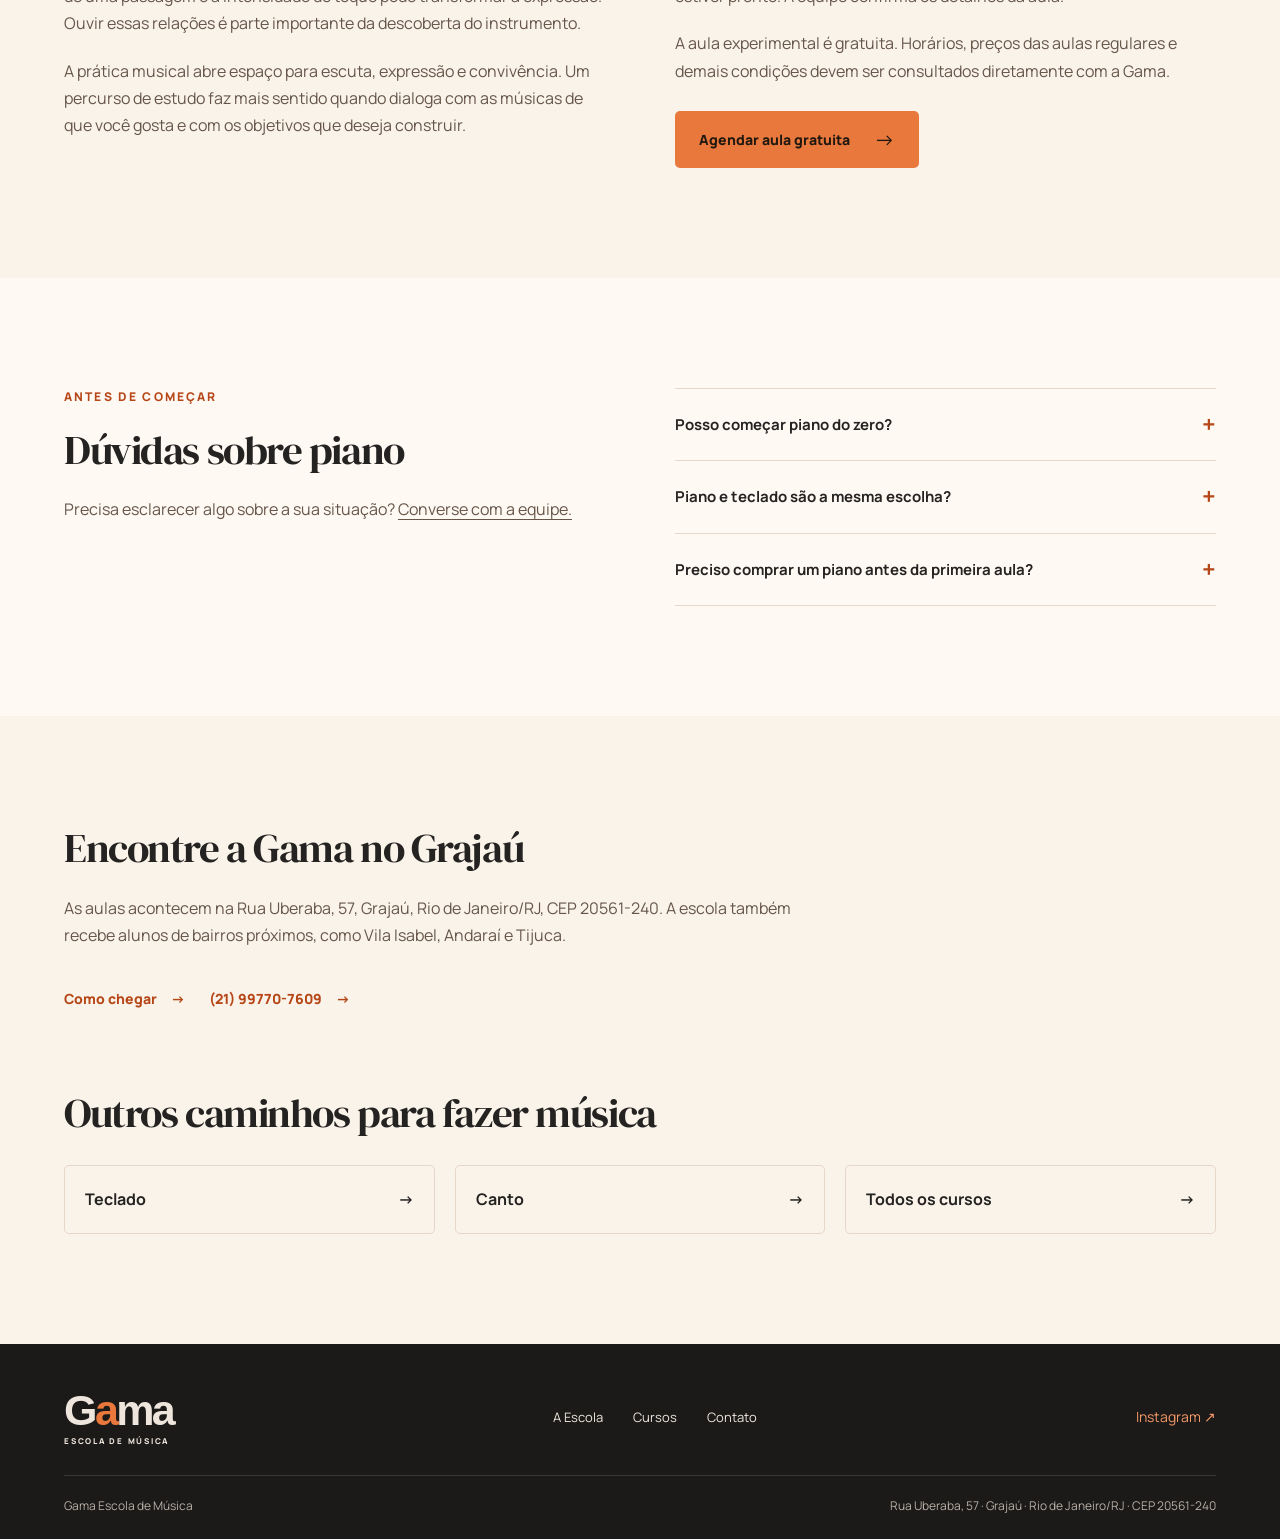
<file: aulas-de-piano/index.html>
<!doctype html>
<html lang="pt-BR"><head><meta charset="UTF-8"><meta name="viewport" content="width=device-width,initial-scale=1">
<!-- SEO:START -->
<title>Aulas de Piano no Grajaú, RJ | Gama Escola de Música</title>
<meta name="description" content="Conheça as aulas de piano da Gama no Grajaú, Rio de Janeiro. Comece ou retome a música e agende sua aula experimental gratuita.">
<meta name="robots" content="index,follow">
<link rel="canonical" href="https://gamaescolademusica.com.br/aulas-de-piano/">
<meta property="og:type" content="website">
<meta property="og:locale" content="pt_BR">
<meta property="og:site_name" content="Gama Escola de Música">
<meta property="og:title" content="Aulas de Piano no Grajaú, RJ | Gama Escola de Música">
<meta property="og:description" content="Conheça as aulas de piano da Gama no Grajaú, Rio de Janeiro. Comece ou retome a música e agende sua aula experimental gratuita.">
<meta property="og:url" content="https://gamaescolademusica.com.br/aulas-de-piano/">
<meta property="og:image" content="https://gamaescolademusica.com.br/assets/compartilhar-gama.webp">
<meta property="og:image:width" content="1200">
<meta property="og:image:height" content="630">
<meta property="og:image:alt" content="Criança ao piano, imagem de apresentação da Gama Escola de Música">
<meta name="twitter:card" content="summary_large_image">
<meta name="twitter:title" content="Aulas de Piano no Grajaú, RJ | Gama Escola de Música">
<meta name="twitter:description" content="Conheça as aulas de piano da Gama no Grajaú, Rio de Janeiro. Comece ou retome a música e agende sua aula experimental gratuita.">
<meta name="twitter:image" content="https://gamaescolademusica.com.br/assets/compartilhar-gama.webp">
<!-- SEO:END -->
<meta name="theme-color" content="#242321"><link rel="icon" href="data:image/svg+xml,%3Csvg xmlns='http://www.w3.org/2000/svg' viewBox='0 0 32 32'%3E%3Crect width='32' height='32' rx='7' fill='%23242321'/%3E%3Ctext x='6' y='25' font-family='Georgia' font-weight='bold' font-size='27' fill='%23E9783D'%3EG%3C/text%3E%3C/svg%3E">
<link rel="preconnect" href="https://fonts.googleapis.com"><link rel="preconnect" href="https://fonts.gstatic.com" crossorigin><link href="https://fonts.googleapis.com/css2?family=DM+Serif+Display:ital@0;1&family=Manrope:wght@400;500;600;700;800&display=swap" rel="stylesheet">
<link rel="stylesheet" href="/styles.css?v=20261020d"><script src="/seo-page.js?v=20261020d" defer></script>
<script type="application/ld+json">{"@context":"https://schema.org","@type":"BreadcrumbList","itemListElement":[{"@type":"ListItem","position":1,"name":"Início","item":"https://gamaescolademusica.com.br/"},{"@type":"ListItem","position":2,"name":"Cursos","item":"https://gamaescolademusica.com.br/cursos/"},{"@type":"ListItem","position":3,"name":"Piano","item":"https://gamaescolademusica.com.br/aulas-de-piano/"}]}</script>
</head><body class="seo-body"><a class="skip" href="#conteudo">Pular para o conteúdo</a><header id="header" class="header scrolled"><div class="header-inner"><a class="brand" href="/" aria-label="Gama Escola de Música — início"><span class="brand-name">G<span>a</span>ma</span><span class="brand-sub">ESCOLA DE MÚSICA</span></a><nav id="menu" aria-label="Menu principal"><a href="/">Início</a><a href="/#sobre">Sobre</a><a href="/cursos/">Cursos</a><a href="/#professores">Professores</a><a href="/#duvidas">Dúvidas</a><a href="/#contato">Contato</a></nav><div class="header-actions"><a class="button button-small" href="/?curso=Piano#contato">Agendar aula gratuita <span class="arrow" aria-hidden="true">→</span></a><button class="menu-toggle" aria-label="Abrir menu" aria-controls="menu" aria-expanded="false"><span></span><span></span></button></div></div></header><main id="conteudo" class="seo-main"><div class="container"><nav class="breadcrumbs" aria-label="Caminho da página"><a href="/">Início</a><span aria-hidden="true"> / </span><a href="/cursos/">Cursos</a><span aria-hidden="true"> / </span><span aria-current="page">Piano</span></nav></div><section class="seo-hero"><div class="container seo-hero-grid"><div><span class="eyebrow">GAMA · ESCOLA DE MÚSICA</span><h1>Aulas de Piano no Grajaú</h1><p>Melodia e harmonia cabem nas mesmas teclas. As aulas de piano da Gama, no Grajaú, são um convite para começar ou retomar o instrumento a partir da música que faz sentido para você.</p><a class="button" href="/?curso=Piano#contato">Quero experimentar piano <span class="arrow" aria-hidden="true">→</span></a><p class="seo-note">Aula experimental gratuita, mediante agendamento e confirmação de disponibilidade.</p></div><figure class="seo-hero-image"><img src="/assets/piano-hd.webp" srcset="/assets/piano-hd-480.webp 480w, /assets/piano-hd-960.webp 960w, /assets/piano-hd.webp 1536w" sizes="(max-width:800px) 90vw, 42vw" alt="Detalhe de piano sendo tocado" width="1536" height="1024" fetchpriority="high"></figure></div></section>
<section class="section"><div class="container seo-copy-grid"><div><span class="eyebrow">SEU PONTO DE PARTIDA</span><h2>Para quem são as aulas?</h2><p>O piano pode interessar a quem quer tocar sozinho, acompanhar uma voz ou compreender melhor as relações entre as notas. Se você está começando, não precisa chegar sabendo ler uma partitura. Se já toca, conte à equipe o que estudou e o que deseja explorar agora.</p><p>A Gama atende crianças, adolescentes, adultos e idosos. No contato inicial, confirme a disponibilidade do curso e a proposta adequada à sua idade e ao seu objetivo.</p></div><div class="seo-panel"><h2>Possibilidades de aprendizagem</h2><ul class="seo-list"><li>Reconhecer o teclado e a relação entre notas e sons.</li><li>Explorar pulsação, coordenação das mãos e organização do estudo.</li><li>Conhecer possibilidades de melodia, acordes, leitura e repertório.</li></ul><p class="seo-note">Os temas e o percurso de estudo são alinhados com a equipe conforme o seu momento e os seus objetivos.</p></div></div></section>
<section class="section seo-sand"><div class="container seo-copy-grid"><div><h2>Um instrumento, muitas vozes</h2><p>No piano, as duas mãos podem desempenhar papéis diferentes: uma melodia pode ganhar um acompanhamento, um acorde pode mudar a cor de uma passagem e a intensidade do toque pode transformar a expressão. Ouvir essas relações é parte importante da descoberta do instrumento.</p><p>A prática musical abre espaço para escuta, expressão e convivência. Um percurso de estudo faz mais sentido quando dialoga com as músicas de que você gosta e com os objetivos que deseja construir.</p></div><div><h2>Como dar o primeiro passo</h2><p>Escolha o curso no formulário, conte um pouco sobre sua experiência e continue no WhatsApp. Revise a mensagem no WhatsApp e envie quando estiver pronto. A equipe confirma os detalhes da aula.</p><p>A aula experimental é gratuita. Horários, preços das aulas regulares e demais condições devem ser consultados diretamente com a Gama.</p><a class="button" href="/?curso=Piano#contato">Agendar aula gratuita <span class="arrow" aria-hidden="true">→</span></a></div></div></section>
<section class="section"><div class="container seo-copy-grid"><div><span class="eyebrow">ANTES DE COMEÇAR</span><h2>Dúvidas sobre piano</h2><p>Precisa esclarecer algo sobre a sua situação? <a class="seo-inline-link" href="https://wa.me/5521997707609" target="_blank" rel="noopener">Converse com a equipe.</a></p></div><div class="faq-list"><details><summary>Posso começar piano do zero?<span aria-hidden="true">+</span></summary><p>Sim. A Gama recebe iniciantes e pessoas que querem retomar os estudos. Informe seu momento no agendamento para conversar sobre como começar.</p></details><details><summary>Piano e teclado são a mesma escolha?<span aria-hidden="true">+</span></summary><p>Os instrumentos compartilham a organização das teclas, mas diferem em recursos, resposta ao toque e possibilidades sonoras. Conheça também a página de teclado e converse com a equipe antes de escolher.</p></details><details><summary>Preciso comprar um piano antes da primeira aula?<span aria-hidden="true">+</span></summary><p>Confirme com a escola o que é necessário para a aula experimental e para a prática fora dela antes de comprar um instrumento.</p></details></div></div></section>
<section class="section seo-sand"><div class="container"><div class="seo-contact"><h2>Encontre a Gama no Grajaú</h2><p>As aulas acontecem na Rua Uberaba, 57, Grajaú, Rio de Janeiro/RJ, CEP 20561-240. A escola também recebe alunos de bairros próximos, como Vila Isabel, Andaraí e Tijuca.</p><div class="seo-actions"><a class="text-link" href="https://www.google.com/maps/dir/?api=1&amp;destination=Rua+Uberaba+57+Graja%C3%BA+Rio+de+Janeiro" target="_blank" rel="noopener">Como chegar <span aria-hidden="true">→</span></a><a class="text-link" href="https://wa.me/5521997707609" target="_blank" rel="noopener">(21) 99770-7609 <span aria-hidden="true">→</span></a></div></div><div class="seo-related"><h2>Outros caminhos para fazer música</h2><div class="seo-related-grid"><a class="seo-related-link" href="/aulas-de-teclado/">Teclado <span aria-hidden="true">→</span></a><a class="seo-related-link" href="/aulas-de-canto/">Canto <span aria-hidden="true">→</span></a><a class="seo-related-link" href="/cursos/">Todos os cursos <span aria-hidden="true">→</span></a></div></div></div></section></main><footer><div class="container footer-top"><a class="brand" href="/"><span class="brand-name">G<span>a</span>ma</span><span class="brand-sub">ESCOLA DE MÚSICA</span></a><nav aria-label="Menu do rodapé"><a href="/#sobre">A Escola</a><a href="/cursos/">Cursos</a><a href="/#contato">Contato</a></nav><a class="footer-social" href="https://www.instagram.com/gamaescolademusica/" target="_blank" rel="noopener">Instagram ↗</a></div><div class="container footer-bottom"><span>Gama Escola de Música</span><span>Rua Uberaba, 57 · Grajaú · Rio de Janeiro/RJ · CEP 20561-240</span></div></footer><dialog id="course-dialog" aria-labelledby="course-title"><button class="dialog-close" aria-label="Fechar detalhes do curso">×</button><span class="eyebrow">ENCONTRE SEU SOM</span><h2 id="course-title">Piano</h2><p>Melodia e harmonia cabem nas mesmas teclas. As aulas de piano da Gama, no Grajaú, são um convite para começar ou retomar o instrumento a partir da música que faz sentido para você.</p><div class="course-dialog-note">Seu aprendizado começa com uma conversa sobre o que você gosta de ouvir e o que quer tocar.</div><a class="button" href="/?curso=Piano#contato">Quero experimentar <span class="arrow" aria-hidden="true">→</span></a></dialog></body></html>
</file>
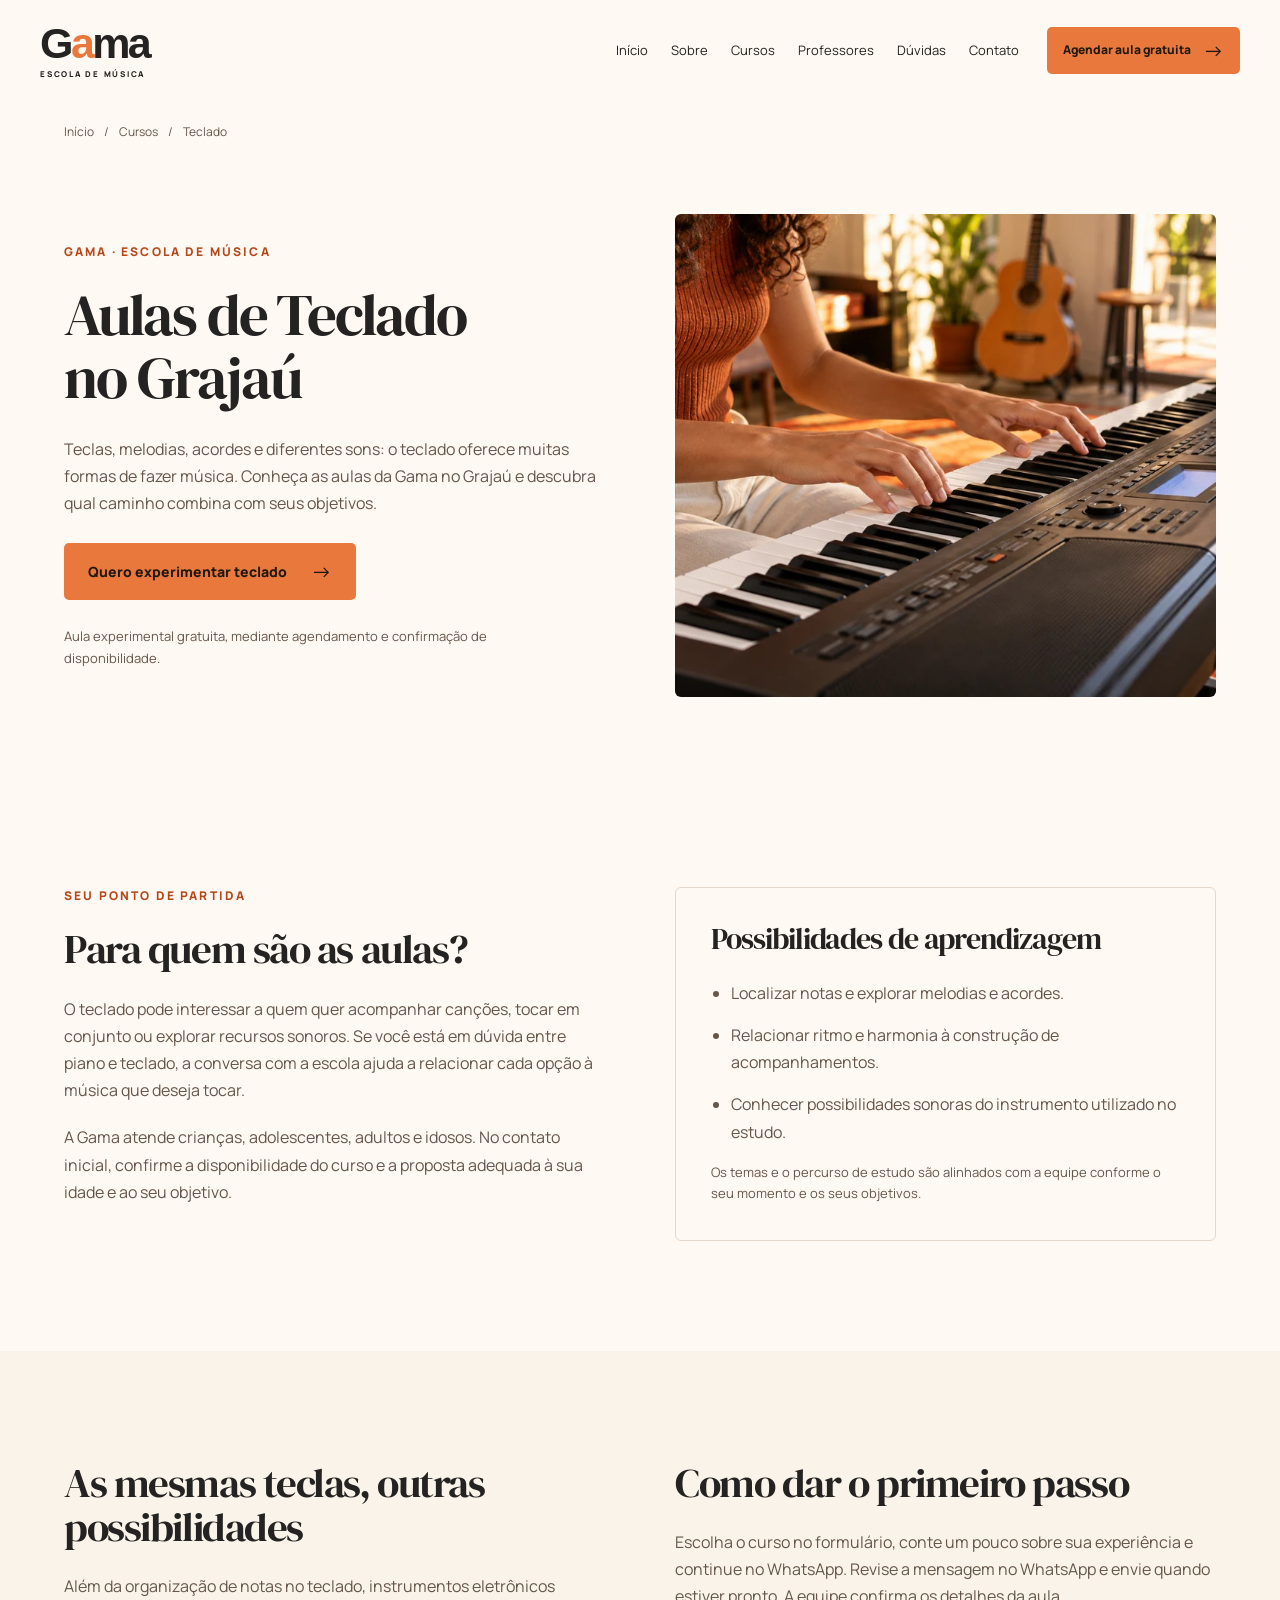
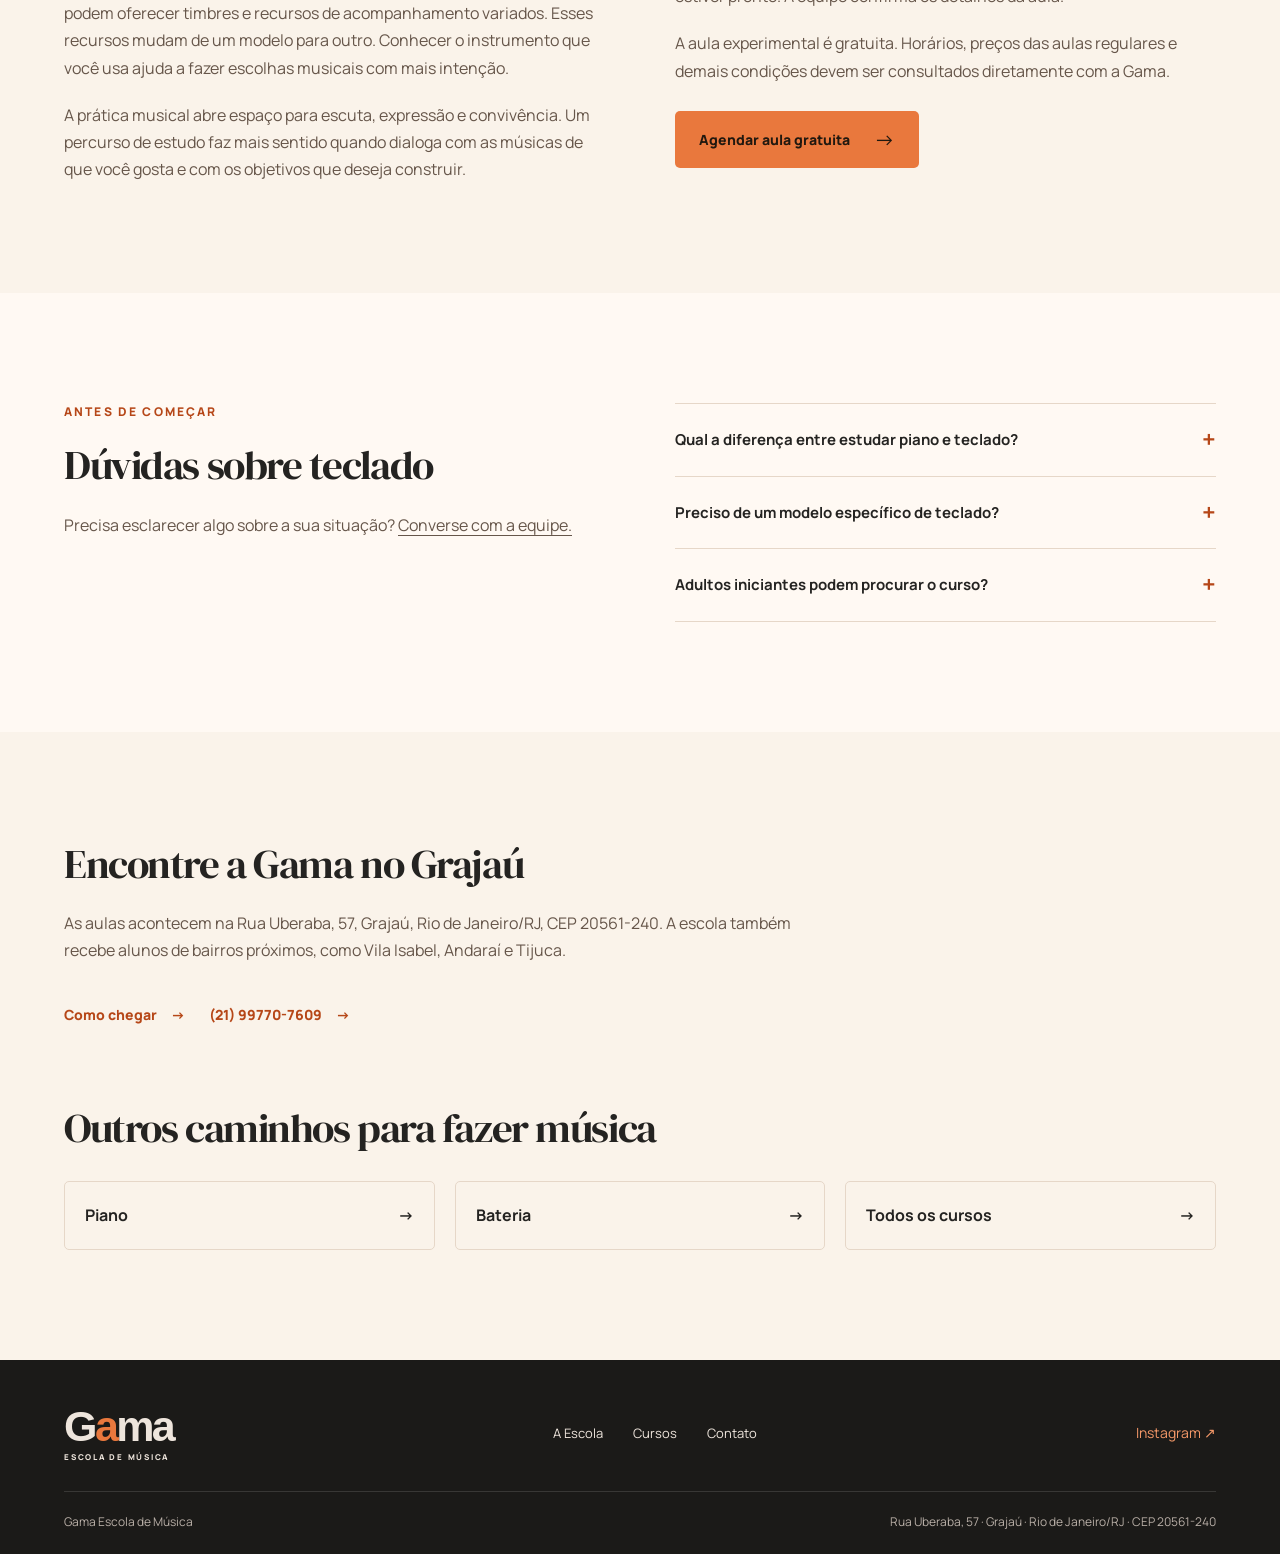
<file: aulas-de-teclado/index.html>
<!doctype html>
<html lang="pt-BR"><head><meta charset="UTF-8"><meta name="viewport" content="width=device-width,initial-scale=1">
<!-- SEO:START -->
<title>Aulas de Teclado no Grajaú, RJ | Gama Escola de Música</title>
<meta name="description" content="Conheça as aulas de teclado da Gama no Grajaú, Rio de Janeiro. Comece ou retome a música e agende sua aula experimental gratuita.">
<meta name="robots" content="index,follow">
<link rel="canonical" href="https://gamaescolademusica.com.br/aulas-de-teclado/">
<meta property="og:type" content="website">
<meta property="og:locale" content="pt_BR">
<meta property="og:site_name" content="Gama Escola de Música">
<meta property="og:title" content="Aulas de Teclado no Grajaú, RJ | Gama Escola de Música">
<meta property="og:description" content="Conheça as aulas de teclado da Gama no Grajaú, Rio de Janeiro. Comece ou retome a música e agende sua aula experimental gratuita.">
<meta property="og:url" content="https://gamaescolademusica.com.br/aulas-de-teclado/">
<meta property="og:image" content="https://gamaescolademusica.com.br/assets/compartilhar-gama.webp">
<meta property="og:image:width" content="1200">
<meta property="og:image:height" content="630">
<meta property="og:image:alt" content="Criança ao piano, imagem de apresentação da Gama Escola de Música">
<meta name="twitter:card" content="summary_large_image">
<meta name="twitter:title" content="Aulas de Teclado no Grajaú, RJ | Gama Escola de Música">
<meta name="twitter:description" content="Conheça as aulas de teclado da Gama no Grajaú, Rio de Janeiro. Comece ou retome a música e agende sua aula experimental gratuita.">
<meta name="twitter:image" content="https://gamaescolademusica.com.br/assets/compartilhar-gama.webp">
<!-- SEO:END -->
<meta name="theme-color" content="#242321"><link rel="icon" href="data:image/svg+xml,%3Csvg xmlns='http://www.w3.org/2000/svg' viewBox='0 0 32 32'%3E%3Crect width='32' height='32' rx='7' fill='%23242321'/%3E%3Ctext x='6' y='25' font-family='Georgia' font-weight='bold' font-size='27' fill='%23E9783D'%3EG%3C/text%3E%3C/svg%3E">
<link rel="preconnect" href="https://fonts.googleapis.com"><link rel="preconnect" href="https://fonts.gstatic.com" crossorigin><link href="https://fonts.googleapis.com/css2?family=DM+Serif+Display:ital@0;1&family=Manrope:wght@400;500;600;700;800&display=swap" rel="stylesheet">
<link rel="stylesheet" href="/styles.css?v=20261020d"><script src="/seo-page.js?v=20261020d" defer></script>
<script type="application/ld+json">{"@context":"https://schema.org","@type":"BreadcrumbList","itemListElement":[{"@type":"ListItem","position":1,"name":"Início","item":"https://gamaescolademusica.com.br/"},{"@type":"ListItem","position":2,"name":"Cursos","item":"https://gamaescolademusica.com.br/cursos/"},{"@type":"ListItem","position":3,"name":"Teclado","item":"https://gamaescolademusica.com.br/aulas-de-teclado/"}]}</script>
</head><body class="seo-body"><a class="skip" href="#conteudo">Pular para o conteúdo</a><header id="header" class="header scrolled"><div class="header-inner"><a class="brand" href="/" aria-label="Gama Escola de Música — início"><span class="brand-name">G<span>a</span>ma</span><span class="brand-sub">ESCOLA DE MÚSICA</span></a><nav id="menu" aria-label="Menu principal"><a href="/">Início</a><a href="/#sobre">Sobre</a><a href="/cursos/">Cursos</a><a href="/#professores">Professores</a><a href="/#duvidas">Dúvidas</a><a href="/#contato">Contato</a></nav><div class="header-actions"><a class="button button-small" href="/?curso=Teclado#contato">Agendar aula gratuita <span class="arrow" aria-hidden="true">→</span></a><button class="menu-toggle" aria-label="Abrir menu" aria-controls="menu" aria-expanded="false"><span></span><span></span></button></div></div></header><main id="conteudo" class="seo-main"><div class="container"><nav class="breadcrumbs" aria-label="Caminho da página"><a href="/">Início</a><span aria-hidden="true"> / </span><a href="/cursos/">Cursos</a><span aria-hidden="true"> / </span><span aria-current="page">Teclado</span></nav></div><section class="seo-hero"><div class="container seo-hero-grid"><div><span class="eyebrow">GAMA · ESCOLA DE MÚSICA</span><h1>Aulas de Teclado no Grajaú</h1><p>Teclas, melodias, acordes e diferentes sons: o teclado oferece muitas formas de fazer música. Conheça as aulas da Gama no Grajaú e descubra qual caminho combina com seus objetivos.</p><a class="button" href="/?curso=Teclado#contato">Quero experimentar teclado <span class="arrow" aria-hidden="true">→</span></a><p class="seo-note">Aula experimental gratuita, mediante agendamento e confirmação de disponibilidade.</p></div><figure class="seo-hero-image"><img src="/assets/teclado-hd.webp" srcset="/assets/teclado-hd-480.webp 480w, /assets/teclado-hd-960.webp 960w, /assets/teclado-hd.webp 1536w" sizes="(max-width:800px) 90vw, 42vw" alt="Detalhe de teclado sendo tocado" width="1536" height="1024" fetchpriority="high"></figure></div></section>
<section class="section"><div class="container seo-copy-grid"><div><span class="eyebrow">SEU PONTO DE PARTIDA</span><h2>Para quem são as aulas?</h2><p>O teclado pode interessar a quem quer acompanhar canções, tocar em conjunto ou explorar recursos sonoros. Se você está em dúvida entre piano e teclado, a conversa com a escola ajuda a relacionar cada opção à música que deseja tocar.</p><p>A Gama atende crianças, adolescentes, adultos e idosos. No contato inicial, confirme a disponibilidade do curso e a proposta adequada à sua idade e ao seu objetivo.</p></div><div class="seo-panel"><h2>Possibilidades de aprendizagem</h2><ul class="seo-list"><li>Localizar notas e explorar melodias e acordes.</li><li>Relacionar ritmo e harmonia à construção de acompanhamentos.</li><li>Conhecer possibilidades sonoras do instrumento utilizado no estudo.</li></ul><p class="seo-note">Os temas e o percurso de estudo são alinhados com a equipe conforme o seu momento e os seus objetivos.</p></div></div></section>
<section class="section seo-sand"><div class="container seo-copy-grid"><div><h2>As mesmas teclas, outras possibilidades</h2><p>Além da organização de notas no teclado, instrumentos eletrônicos podem oferecer timbres e recursos de acompanhamento variados. Esses recursos mudam de um modelo para outro. Conhecer o instrumento que você usa ajuda a fazer escolhas musicais com mais intenção.</p><p>A prática musical abre espaço para escuta, expressão e convivência. Um percurso de estudo faz mais sentido quando dialoga com as músicas de que você gosta e com os objetivos que deseja construir.</p></div><div><h2>Como dar o primeiro passo</h2><p>Escolha o curso no formulário, conte um pouco sobre sua experiência e continue no WhatsApp. Revise a mensagem no WhatsApp e envie quando estiver pronto. A equipe confirma os detalhes da aula.</p><p>A aula experimental é gratuita. Horários, preços das aulas regulares e demais condições devem ser consultados diretamente com a Gama.</p><a class="button" href="/?curso=Teclado#contato">Agendar aula gratuita <span class="arrow" aria-hidden="true">→</span></a></div></div></section>
<section class="section"><div class="container seo-copy-grid"><div><span class="eyebrow">ANTES DE COMEÇAR</span><h2>Dúvidas sobre teclado</h2><p>Precisa esclarecer algo sobre a sua situação? <a class="seo-inline-link" href="https://wa.me/5521997707609" target="_blank" rel="noopener">Converse com a equipe.</a></p></div><div class="faq-list"><details><summary>Qual a diferença entre estudar piano e teclado?<span aria-hidden="true">+</span></summary><p>Os dois compartilham a organização das notas, mas o instrumento e os objetivos de uso podem ser diferentes. Veja também a página de piano e leve sua dúvida à equipe.</p></details><details><summary>Preciso de um modelo específico de teclado?<span aria-hidden="true">+</span></summary><p>A escola deve confirmar o que é necessário para suas aulas. Se pretende comprar um instrumento, converse antes sobre os recursos e o modelo adequado ao seu objetivo.</p></details><details><summary>Adultos iniciantes podem procurar o curso?<span aria-hidden="true">+</span></summary><p>Sim. A Gama atende adultos e outros públicos. Informe sua experiência e confirme com a equipe a disponibilidade de aulas de teclado.</p></details></div></div></section>
<section class="section seo-sand"><div class="container"><div class="seo-contact"><h2>Encontre a Gama no Grajaú</h2><p>As aulas acontecem na Rua Uberaba, 57, Grajaú, Rio de Janeiro/RJ, CEP 20561-240. A escola também recebe alunos de bairros próximos, como Vila Isabel, Andaraí e Tijuca.</p><div class="seo-actions"><a class="text-link" href="https://www.google.com/maps/dir/?api=1&amp;destination=Rua+Uberaba+57+Graja%C3%BA+Rio+de+Janeiro" target="_blank" rel="noopener">Como chegar <span aria-hidden="true">→</span></a><a class="text-link" href="https://wa.me/5521997707609" target="_blank" rel="noopener">(21) 99770-7609 <span aria-hidden="true">→</span></a></div></div><div class="seo-related"><h2>Outros caminhos para fazer música</h2><div class="seo-related-grid"><a class="seo-related-link" href="/aulas-de-piano/">Piano <span aria-hidden="true">→</span></a><a class="seo-related-link" href="/aulas-de-bateria/">Bateria <span aria-hidden="true">→</span></a><a class="seo-related-link" href="/cursos/">Todos os cursos <span aria-hidden="true">→</span></a></div></div></div></section></main><footer><div class="container footer-top"><a class="brand" href="/"><span class="brand-name">G<span>a</span>ma</span><span class="brand-sub">ESCOLA DE MÚSICA</span></a><nav aria-label="Menu do rodapé"><a href="/#sobre">A Escola</a><a href="/cursos/">Cursos</a><a href="/#contato">Contato</a></nav><a class="footer-social" href="https://www.instagram.com/gamaescolademusica/" target="_blank" rel="noopener">Instagram ↗</a></div><div class="container footer-bottom"><span>Gama Escola de Música</span><span>Rua Uberaba, 57 · Grajaú · Rio de Janeiro/RJ · CEP 20561-240</span></div></footer><dialog id="course-dialog" aria-labelledby="course-title"><button class="dialog-close" aria-label="Fechar detalhes do curso">×</button><span class="eyebrow">ENCONTRE SEU SOM</span><h2 id="course-title">Teclado</h2><p>Teclas, melodias, acordes e diferentes sons: o teclado oferece muitas formas de fazer música. Conheça as aulas da Gama no Grajaú e descubra qual caminho combina com seus objetivos.</p><div class="course-dialog-note">Seu aprendizado começa com uma conversa sobre o que você gosta de ouvir e o que quer tocar.</div><a class="button" href="/?curso=Teclado#contato">Quero experimentar <span class="arrow" aria-hidden="true">→</span></a></dialog></body></html>
</file>
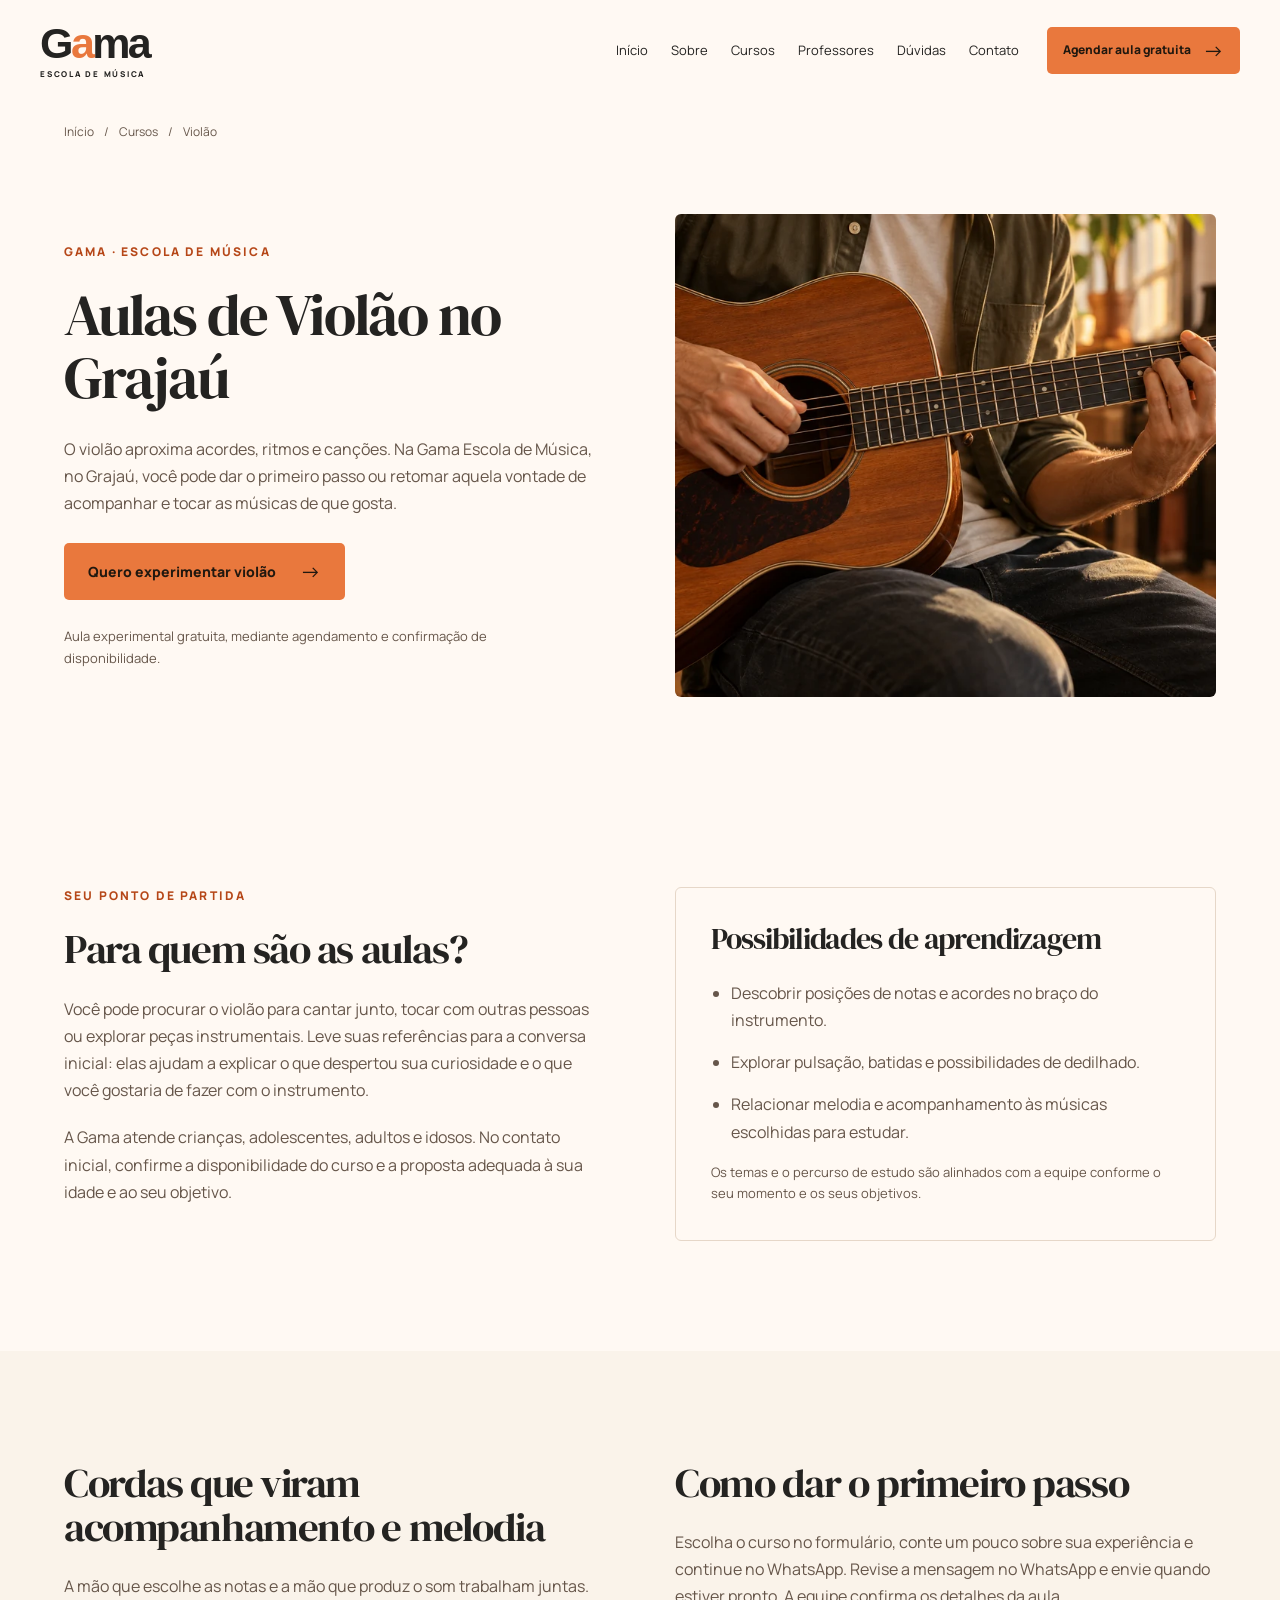
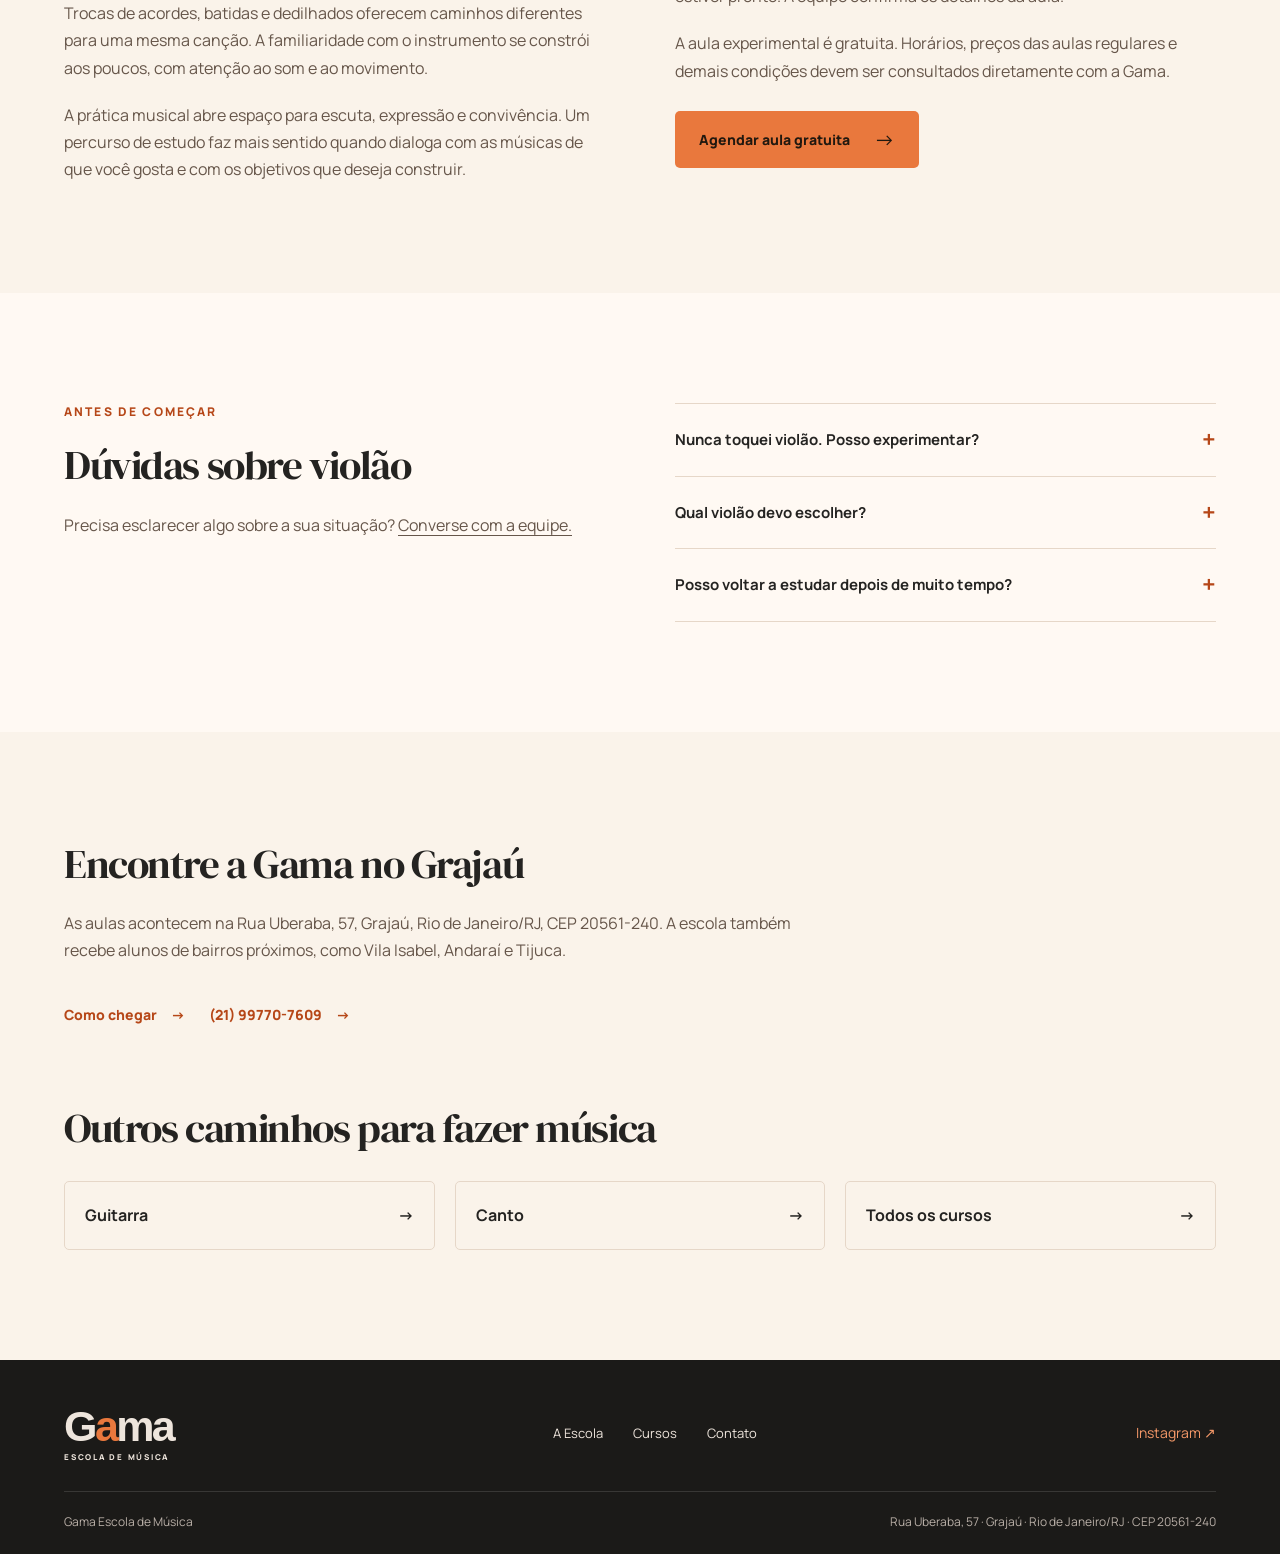
<file: aulas-de-violao/index.html>
<!doctype html>
<html lang="pt-BR"><head><meta charset="UTF-8"><meta name="viewport" content="width=device-width,initial-scale=1">
<!-- SEO:START -->
<title>Aulas de Violão no Grajaú, RJ | Gama Escola de Música</title>
<meta name="description" content="Conheça as aulas de violão da Gama no Grajaú, Rio de Janeiro. Comece ou retome a música e agende sua aula experimental gratuita.">
<meta name="robots" content="index,follow">
<link rel="canonical" href="https://gamaescolademusica.com.br/aulas-de-violao/">
<meta property="og:type" content="website">
<meta property="og:locale" content="pt_BR">
<meta property="og:site_name" content="Gama Escola de Música">
<meta property="og:title" content="Aulas de Violão no Grajaú, RJ | Gama Escola de Música">
<meta property="og:description" content="Conheça as aulas de violão da Gama no Grajaú, Rio de Janeiro. Comece ou retome a música e agende sua aula experimental gratuita.">
<meta property="og:url" content="https://gamaescolademusica.com.br/aulas-de-violao/">
<meta property="og:image" content="https://gamaescolademusica.com.br/assets/compartilhar-gama.webp">
<meta property="og:image:width" content="1200">
<meta property="og:image:height" content="630">
<meta property="og:image:alt" content="Criança ao piano, imagem de apresentação da Gama Escola de Música">
<meta name="twitter:card" content="summary_large_image">
<meta name="twitter:title" content="Aulas de Violão no Grajaú, RJ | Gama Escola de Música">
<meta name="twitter:description" content="Conheça as aulas de violão da Gama no Grajaú, Rio de Janeiro. Comece ou retome a música e agende sua aula experimental gratuita.">
<meta name="twitter:image" content="https://gamaescolademusica.com.br/assets/compartilhar-gama.webp">
<!-- SEO:END -->
<meta name="theme-color" content="#242321"><link rel="icon" href="data:image/svg+xml,%3Csvg xmlns='http://www.w3.org/2000/svg' viewBox='0 0 32 32'%3E%3Crect width='32' height='32' rx='7' fill='%23242321'/%3E%3Ctext x='6' y='25' font-family='Georgia' font-weight='bold' font-size='27' fill='%23E9783D'%3EG%3C/text%3E%3C/svg%3E">
<link rel="preconnect" href="https://fonts.googleapis.com"><link rel="preconnect" href="https://fonts.gstatic.com" crossorigin><link href="https://fonts.googleapis.com/css2?family=DM+Serif+Display:ital@0;1&family=Manrope:wght@400;500;600;700;800&display=swap" rel="stylesheet">
<link rel="stylesheet" href="/styles.css?v=20261020d"><script src="/seo-page.js?v=20261020d" defer></script>
<script type="application/ld+json">{"@context":"https://schema.org","@type":"BreadcrumbList","itemListElement":[{"@type":"ListItem","position":1,"name":"Início","item":"https://gamaescolademusica.com.br/"},{"@type":"ListItem","position":2,"name":"Cursos","item":"https://gamaescolademusica.com.br/cursos/"},{"@type":"ListItem","position":3,"name":"Violão","item":"https://gamaescolademusica.com.br/aulas-de-violao/"}]}</script>
</head><body class="seo-body"><a class="skip" href="#conteudo">Pular para o conteúdo</a><header id="header" class="header scrolled"><div class="header-inner"><a class="brand" href="/" aria-label="Gama Escola de Música — início"><span class="brand-name">G<span>a</span>ma</span><span class="brand-sub">ESCOLA DE MÚSICA</span></a><nav id="menu" aria-label="Menu principal"><a href="/">Início</a><a href="/#sobre">Sobre</a><a href="/cursos/">Cursos</a><a href="/#professores">Professores</a><a href="/#duvidas">Dúvidas</a><a href="/#contato">Contato</a></nav><div class="header-actions"><a class="button button-small" href="/?curso=Viol%C3%A3o#contato">Agendar aula gratuita <span class="arrow" aria-hidden="true">→</span></a><button class="menu-toggle" aria-label="Abrir menu" aria-controls="menu" aria-expanded="false"><span></span><span></span></button></div></div></header><main id="conteudo" class="seo-main"><div class="container"><nav class="breadcrumbs" aria-label="Caminho da página"><a href="/">Início</a><span aria-hidden="true"> / </span><a href="/cursos/">Cursos</a><span aria-hidden="true"> / </span><span aria-current="page">Violão</span></nav></div><section class="seo-hero"><div class="container seo-hero-grid"><div><span class="eyebrow">GAMA · ESCOLA DE MÚSICA</span><h1>Aulas de Violão no Grajaú</h1><p>O violão aproxima acordes, ritmos e canções. Na Gama Escola de Música, no Grajaú, você pode dar o primeiro passo ou retomar aquela vontade de acompanhar e tocar as músicas de que gosta.</p><a class="button" href="/?curso=Viol%C3%A3o#contato">Quero experimentar violão <span class="arrow" aria-hidden="true">→</span></a><p class="seo-note">Aula experimental gratuita, mediante agendamento e confirmação de disponibilidade.</p></div><figure class="seo-hero-image"><img src="/assets/violao-hd.webp" srcset="/assets/violao-hd-480.webp 480w, /assets/violao-hd-960.webp 960w, /assets/violao-hd.webp 1536w" sizes="(max-width:800px) 90vw, 42vw" alt="Detalhe de violão sendo tocado" width="1536" height="1024" fetchpriority="high"></figure></div></section>
<section class="section"><div class="container seo-copy-grid"><div><span class="eyebrow">SEU PONTO DE PARTIDA</span><h2>Para quem são as aulas?</h2><p>Você pode procurar o violão para cantar junto, tocar com outras pessoas ou explorar peças instrumentais. Leve suas referências para a conversa inicial: elas ajudam a explicar o que despertou sua curiosidade e o que você gostaria de fazer com o instrumento.</p><p>A Gama atende crianças, adolescentes, adultos e idosos. No contato inicial, confirme a disponibilidade do curso e a proposta adequada à sua idade e ao seu objetivo.</p></div><div class="seo-panel"><h2>Possibilidades de aprendizagem</h2><ul class="seo-list"><li>Descobrir posições de notas e acordes no braço do instrumento.</li><li>Explorar pulsação, batidas e possibilidades de dedilhado.</li><li>Relacionar melodia e acompanhamento às músicas escolhidas para estudar.</li></ul><p class="seo-note">Os temas e o percurso de estudo são alinhados com a equipe conforme o seu momento e os seus objetivos.</p></div></div></section>
<section class="section seo-sand"><div class="container seo-copy-grid"><div><h2>Cordas que viram acompanhamento e melodia</h2><p>A mão que escolhe as notas e a mão que produz o som trabalham juntas. Trocas de acordes, batidas e dedilhados oferecem caminhos diferentes para uma mesma canção. A familiaridade com o instrumento se constrói aos poucos, com atenção ao som e ao movimento.</p><p>A prática musical abre espaço para escuta, expressão e convivência. Um percurso de estudo faz mais sentido quando dialoga com as músicas de que você gosta e com os objetivos que deseja construir.</p></div><div><h2>Como dar o primeiro passo</h2><p>Escolha o curso no formulário, conte um pouco sobre sua experiência e continue no WhatsApp. Revise a mensagem no WhatsApp e envie quando estiver pronto. A equipe confirma os detalhes da aula.</p><p>A aula experimental é gratuita. Horários, preços das aulas regulares e demais condições devem ser consultados diretamente com a Gama.</p><a class="button" href="/?curso=Viol%C3%A3o#contato">Agendar aula gratuita <span class="arrow" aria-hidden="true">→</span></a></div></div></section>
<section class="section"><div class="container seo-copy-grid"><div><span class="eyebrow">ANTES DE COMEÇAR</span><h2>Dúvidas sobre violão</h2><p>Precisa esclarecer algo sobre a sua situação? <a class="seo-inline-link" href="https://wa.me/5521997707609" target="_blank" rel="noopener">Converse com a equipe.</a></p></div><div class="faq-list"><details><summary>Nunca toquei violão. Posso experimentar?<span aria-hidden="true">+</span></summary><p>Sim. A aula experimental gratuita pode ser o seu primeiro contato. O agendamento e a disponibilidade precisam ser confirmados pela equipe.</p></details><details><summary>Qual violão devo escolher?<span aria-hidden="true">+</span></summary><p>Há diferenças entre instrumentos, tamanhos e tipos de corda. Converse com a equipe sobre idade, conforto e objetivo musical antes de comprar.</p></details><details><summary>Posso voltar a estudar depois de muito tempo?<span aria-hidden="true">+</span></summary><p>Sim. Conte o que você já tocava e o que gostaria de retomar. A conversa inicial ajuda a apresentar seu momento à escola.</p></details></div></div></section>
<section class="section seo-sand"><div class="container"><div class="seo-contact"><h2>Encontre a Gama no Grajaú</h2><p>As aulas acontecem na Rua Uberaba, 57, Grajaú, Rio de Janeiro/RJ, CEP 20561-240. A escola também recebe alunos de bairros próximos, como Vila Isabel, Andaraí e Tijuca.</p><div class="seo-actions"><a class="text-link" href="https://www.google.com/maps/dir/?api=1&amp;destination=Rua+Uberaba+57+Graja%C3%BA+Rio+de+Janeiro" target="_blank" rel="noopener">Como chegar <span aria-hidden="true">→</span></a><a class="text-link" href="https://wa.me/5521997707609" target="_blank" rel="noopener">(21) 99770-7609 <span aria-hidden="true">→</span></a></div></div><div class="seo-related"><h2>Outros caminhos para fazer música</h2><div class="seo-related-grid"><a class="seo-related-link" href="/aulas-de-guitarra/">Guitarra <span aria-hidden="true">→</span></a><a class="seo-related-link" href="/aulas-de-canto/">Canto <span aria-hidden="true">→</span></a><a class="seo-related-link" href="/cursos/">Todos os cursos <span aria-hidden="true">→</span></a></div></div></div></section></main><footer><div class="container footer-top"><a class="brand" href="/"><span class="brand-name">G<span>a</span>ma</span><span class="brand-sub">ESCOLA DE MÚSICA</span></a><nav aria-label="Menu do rodapé"><a href="/#sobre">A Escola</a><a href="/cursos/">Cursos</a><a href="/#contato">Contato</a></nav><a class="footer-social" href="https://www.instagram.com/gamaescolademusica/" target="_blank" rel="noopener">Instagram ↗</a></div><div class="container footer-bottom"><span>Gama Escola de Música</span><span>Rua Uberaba, 57 · Grajaú · Rio de Janeiro/RJ · CEP 20561-240</span></div></footer><dialog id="course-dialog" aria-labelledby="course-title"><button class="dialog-close" aria-label="Fechar detalhes do curso">×</button><span class="eyebrow">ENCONTRE SEU SOM</span><h2 id="course-title">Violão</h2><p>O violão aproxima acordes, ritmos e canções. Na Gama Escola de Música, no Grajaú, você pode dar o primeiro passo ou retomar aquela vontade de acompanhar e tocar as músicas de que gosta.</p><div class="course-dialog-note">Seu aprendizado começa com uma conversa sobre o que você gosta de ouvir e o que quer tocar.</div><a class="button" href="/?curso=Violão#contato">Quero experimentar <span class="arrow" aria-hidden="true">→</span></a></dialog></body></html>
</file>
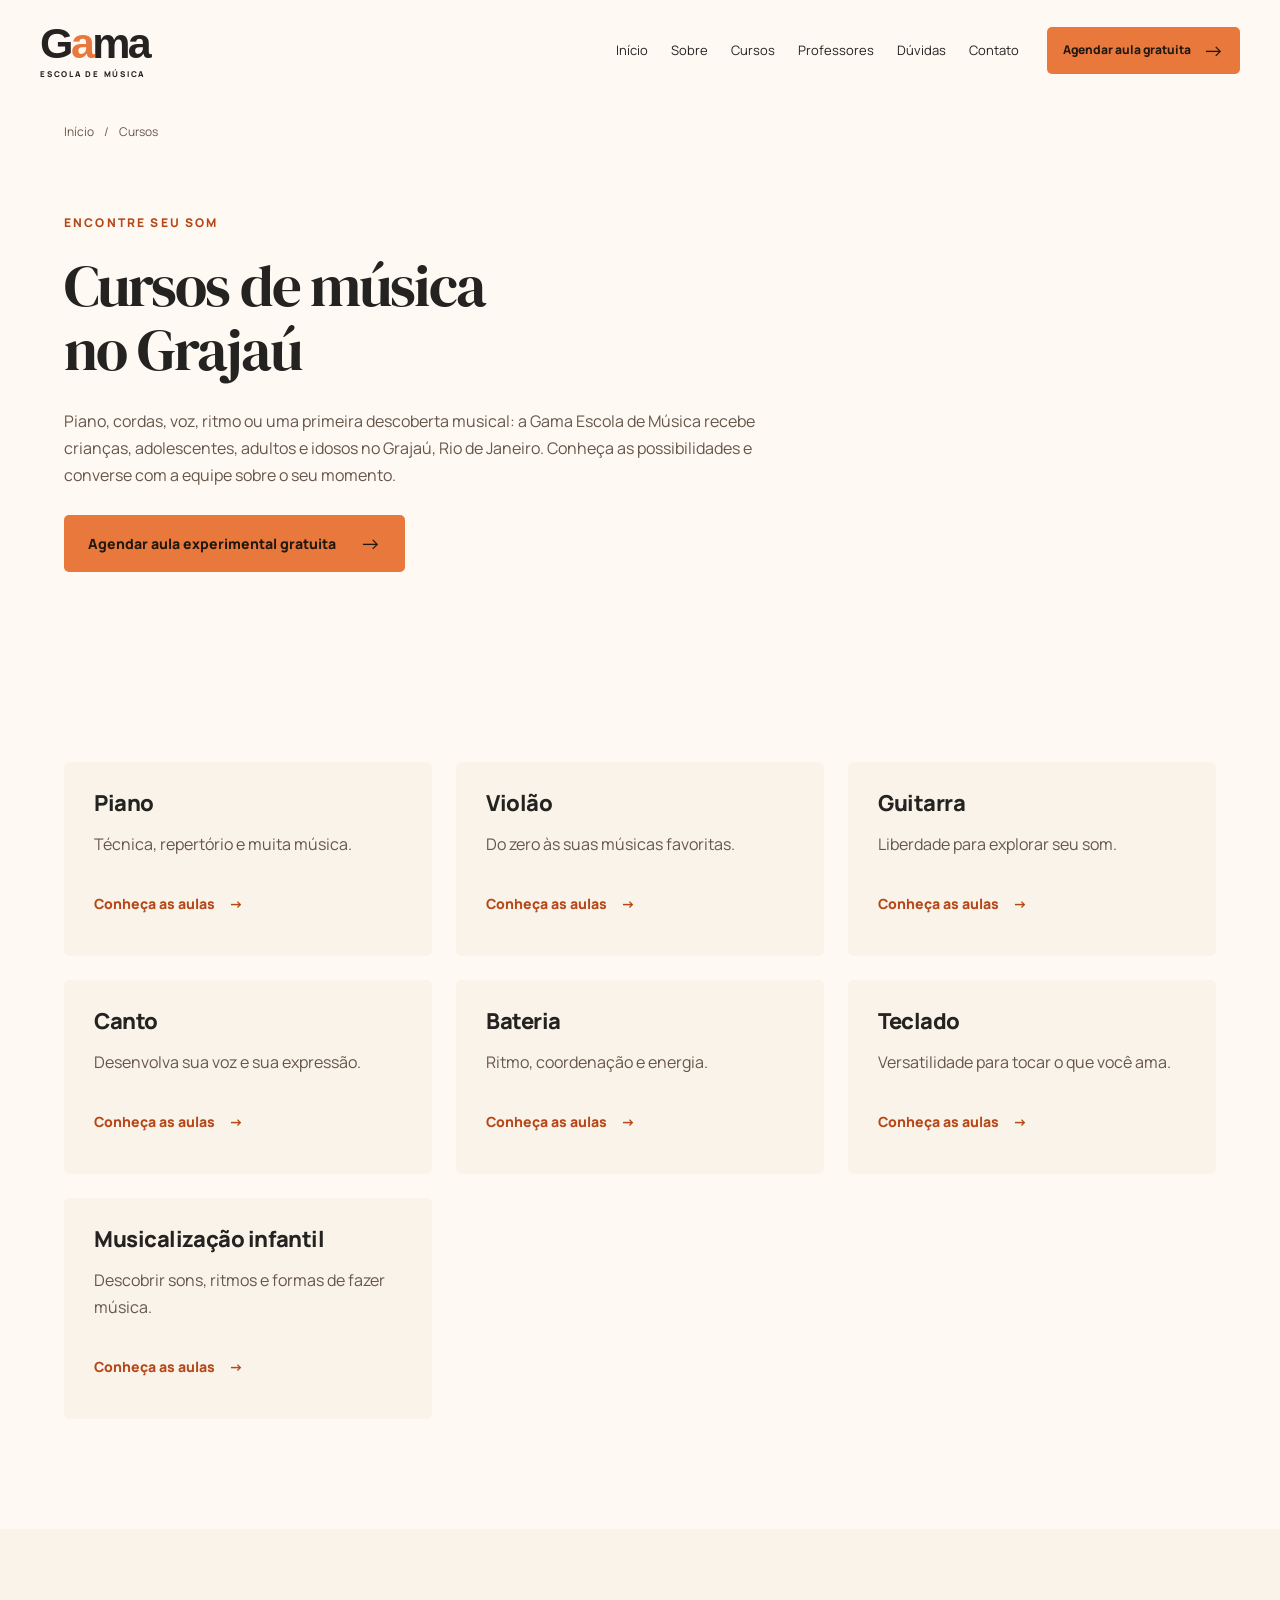
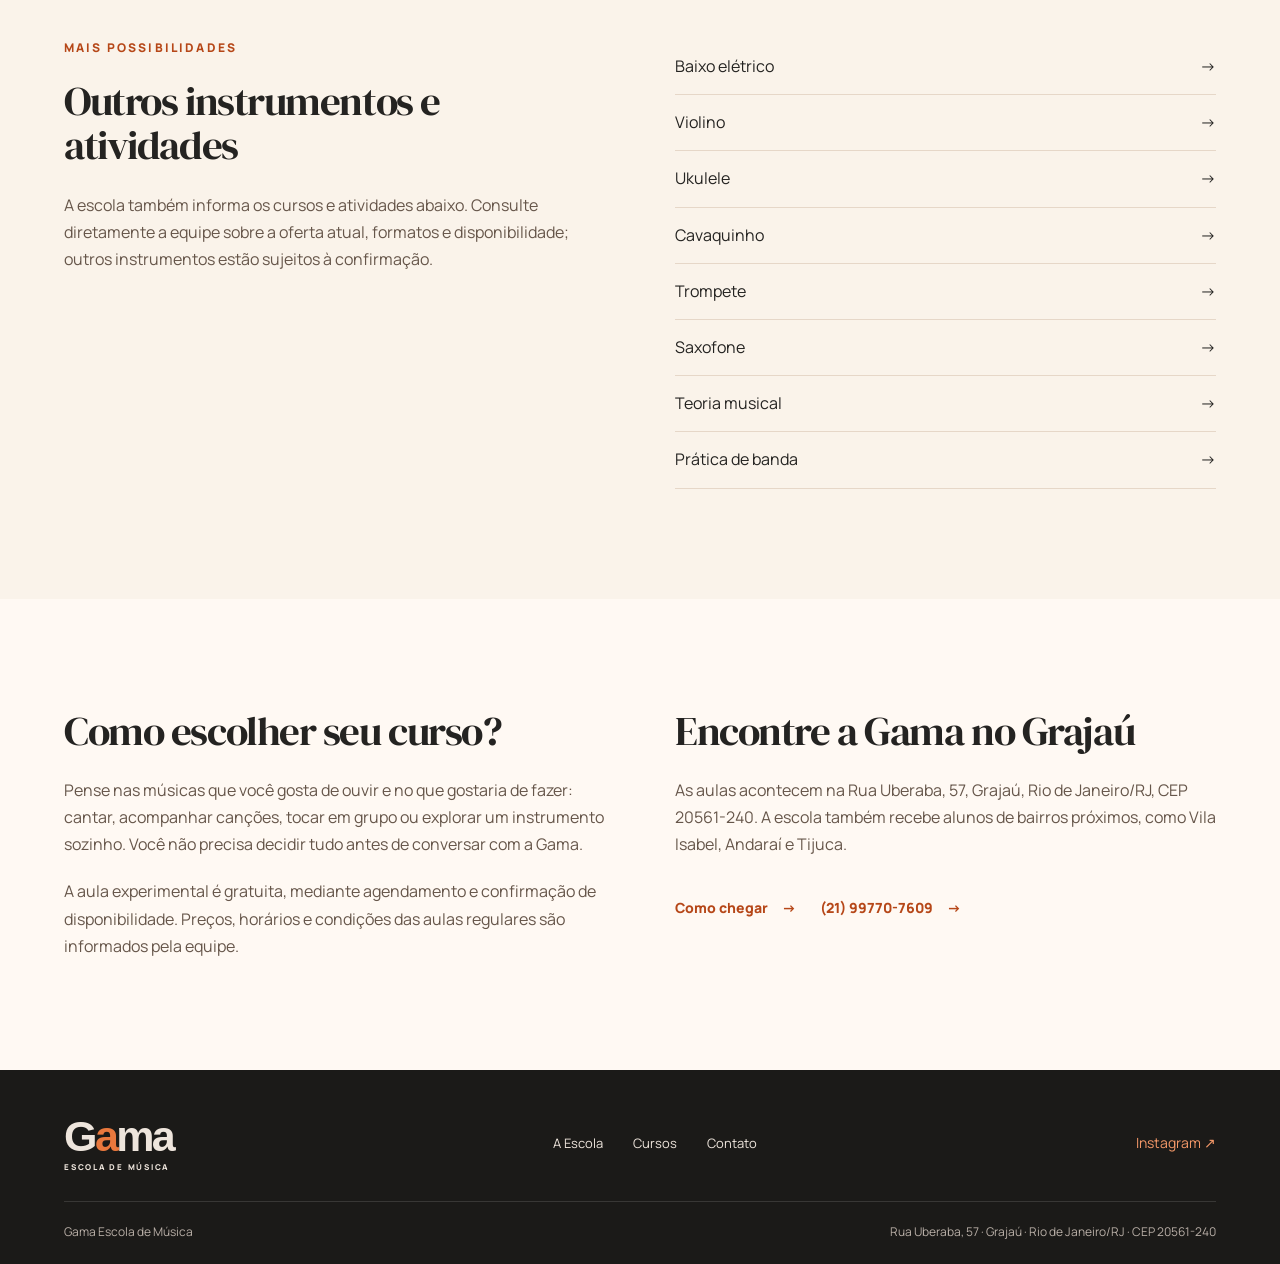
<file: cursos/index.html>
<!doctype html>
<html lang="pt-BR"><head><meta charset="UTF-8"><meta name="viewport" content="width=device-width,initial-scale=1">
<!-- SEO:START -->
<title>Cursos de Música no Grajaú | Gama Escola de Música</title>
<meta name="description" content="Conheça os cursos de música da Gama no Grajaú: piano, violão, canto, guitarra, bateria, teclado, musicalização infantil e mais. Aula experimental gratuita.">
<meta name="robots" content="index,follow">
<link rel="canonical" href="https://gamaescolademusica.com.br/cursos/">
<meta property="og:type" content="website">
<meta property="og:locale" content="pt_BR">
<meta property="og:site_name" content="Gama Escola de Música">
<meta property="og:title" content="Cursos de Música no Grajaú | Gama Escola de Música">
<meta property="og:description" content="Conheça os cursos de música da Gama no Grajaú: piano, violão, canto, guitarra, bateria, teclado, musicalização infantil e mais. Aula experimental gratuita.">
<meta property="og:url" content="https://gamaescolademusica.com.br/cursos/">
<meta property="og:image" content="https://gamaescolademusica.com.br/assets/compartilhar-gama.webp">
<meta property="og:image:width" content="1200">
<meta property="og:image:height" content="630">
<meta property="og:image:alt" content="Criança ao piano, imagem de apresentação da Gama Escola de Música">
<meta name="twitter:card" content="summary_large_image">
<meta name="twitter:title" content="Cursos de Música no Grajaú | Gama Escola de Música">
<meta name="twitter:description" content="Conheça os cursos de música da Gama no Grajaú: piano, violão, canto, guitarra, bateria, teclado, musicalização infantil e mais. Aula experimental gratuita.">
<meta name="twitter:image" content="https://gamaescolademusica.com.br/assets/compartilhar-gama.webp">
<!-- SEO:END -->
<meta name="theme-color" content="#242321"><link rel="icon" href="data:image/svg+xml,%3Csvg xmlns='http://www.w3.org/2000/svg' viewBox='0 0 32 32'%3E%3Crect width='32' height='32' rx='7' fill='%23242321'/%3E%3Ctext x='6' y='25' font-family='Georgia' font-weight='bold' font-size='27' fill='%23E9783D'%3EG%3C/text%3E%3C/svg%3E">
<link rel="preconnect" href="https://fonts.googleapis.com"><link rel="preconnect" href="https://fonts.gstatic.com" crossorigin><link href="https://fonts.googleapis.com/css2?family=DM+Serif+Display:ital@0;1&family=Manrope:wght@400;500;600;700;800&display=swap" rel="stylesheet">
<link rel="stylesheet" href="/styles.css?v=20261020d"><script src="/seo-page.js?v=20261020d" defer></script>
<script type="application/ld+json">{"@context":"https://schema.org","@type":"BreadcrumbList","itemListElement":[{"@type":"ListItem","position":1,"name":"Início","item":"https://gamaescolademusica.com.br/"},{"@type":"ListItem","position":2,"name":"Cursos","item":"https://gamaescolademusica.com.br/cursos/"}]}</script>
</head><body class="seo-body"><a class="skip" href="#conteudo">Pular para o conteúdo</a><header id="header" class="header scrolled"><div class="header-inner"><a class="brand" href="/" aria-label="Gama Escola de Música — início"><span class="brand-name">G<span>a</span>ma</span><span class="brand-sub">ESCOLA DE MÚSICA</span></a><nav id="menu" aria-label="Menu principal"><a href="/">Início</a><a href="/#sobre">Sobre</a><a href="/cursos/">Cursos</a><a href="/#professores">Professores</a><a href="/#duvidas">Dúvidas</a><a href="/#contato">Contato</a></nav><div class="header-actions"><a class="button button-small" href="/?curso=Ainda%20estou%20descobrindo#contato">Agendar aula gratuita <span class="arrow" aria-hidden="true">→</span></a><button class="menu-toggle" aria-label="Abrir menu" aria-controls="menu" aria-expanded="false"><span></span><span></span></button></div></div></header><main id="conteudo" class="seo-main"><div class="container"><nav class="breadcrumbs" aria-label="Caminho da página"><a href="/">Início</a><span aria-hidden="true"> / </span><span aria-current="page">Cursos</span></nav></div><section class="seo-catalog-hero"><div class="container"><span class="eyebrow">ENCONTRE SEU SOM</span><h1>Cursos de música no Grajaú</h1><p>Piano, cordas, voz, ritmo ou uma primeira descoberta musical: a Gama Escola de Música recebe crianças, adolescentes, adultos e idosos no Grajaú, Rio de Janeiro. Conheça as possibilidades e converse com a equipe sobre o seu momento.</p><a class="button" href="/?curso=Ainda%20estou%20descobrindo#contato">Agendar aula experimental gratuita <span class="arrow" aria-hidden="true">→</span></a></div></section><section class="section"><div class="container"><div class="seo-catalog-grid"><article class="seo-catalog-card"><h2><a href="/aulas-de-piano/">Piano</a></h2><p>Técnica, repertório e muita música.</p><a class="text-link" href="/aulas-de-piano/">Conheça as aulas <span aria-hidden="true">→</span></a></article><article class="seo-catalog-card"><h2><a href="/aulas-de-violao/">Violão</a></h2><p>Do zero às suas músicas favoritas.</p><a class="text-link" href="/aulas-de-violao/">Conheça as aulas <span aria-hidden="true">→</span></a></article><article class="seo-catalog-card"><h2><a href="/aulas-de-guitarra/">Guitarra</a></h2><p>Liberdade para explorar seu som.</p><a class="text-link" href="/aulas-de-guitarra/">Conheça as aulas <span aria-hidden="true">→</span></a></article><article class="seo-catalog-card"><h2><a href="/aulas-de-canto/">Canto</a></h2><p>Desenvolva sua voz e sua expressão.</p><a class="text-link" href="/aulas-de-canto/">Conheça as aulas <span aria-hidden="true">→</span></a></article><article class="seo-catalog-card"><h2><a href="/aulas-de-bateria/">Bateria</a></h2><p>Ritmo, coordenação e energia.</p><a class="text-link" href="/aulas-de-bateria/">Conheça as aulas <span aria-hidden="true">→</span></a></article><article class="seo-catalog-card"><h2><a href="/aulas-de-teclado/">Teclado</a></h2><p>Versatilidade para tocar o que você ama.</p><a class="text-link" href="/aulas-de-teclado/">Conheça as aulas <span aria-hidden="true">→</span></a></article><article class="seo-catalog-card"><h2><a href="/musicalizacao-infantil/">Musicalização infantil</a></h2><p>Descobrir sons, ritmos e formas de fazer música.</p><a class="text-link" href="/musicalizacao-infantil/">Conheça as aulas <span aria-hidden="true">→</span></a></article></div></div></section>
<section class="section seo-sand"><div class="container seo-copy-grid"><div><span class="eyebrow">MAIS POSSIBILIDADES</span><h2>Outros instrumentos e atividades</h2><p>A escola também informa os cursos e atividades abaixo. Consulte diretamente a equipe sobre a oferta atual, formatos e disponibilidade; outros instrumentos estão sujeitos à confirmação.</p></div><ul class="seo-course-list"><li><a href="/?curso=Baixo%20el%C3%A9trico#contato">Baixo elétrico <span aria-hidden="true">→</span></a></li><li><a href="/?curso=Violino#contato">Violino <span aria-hidden="true">→</span></a></li><li><a href="/?curso=Ukulele#contato">Ukulele <span aria-hidden="true">→</span></a></li><li><a href="/?curso=Cavaquinho#contato">Cavaquinho <span aria-hidden="true">→</span></a></li><li><a href="/?curso=Trompete#contato">Trompete <span aria-hidden="true">→</span></a></li><li><a href="/?curso=Saxofone#contato">Saxofone <span aria-hidden="true">→</span></a></li><li><a href="/?curso=Teoria%20musical#contato">Teoria musical <span aria-hidden="true">→</span></a></li><li><a href="/?curso=Pr%C3%A1tica%20de%20banda#contato">Prática de banda <span aria-hidden="true">→</span></a></li></ul></div></section>
<section class="section"><div class="container seo-copy-grid"><div><h2>Como escolher seu curso?</h2><p>Pense nas músicas que você gosta de ouvir e no que gostaria de fazer: cantar, acompanhar canções, tocar em grupo ou explorar um instrumento sozinho. Você não precisa decidir tudo antes de conversar com a Gama.</p><p>A aula experimental é gratuita, mediante agendamento e confirmação de disponibilidade. Preços, horários e condições das aulas regulares são informados pela equipe.</p></div><div class="seo-contact"><h2>Encontre a Gama no Grajaú</h2><p>As aulas acontecem na Rua Uberaba, 57, Grajaú, Rio de Janeiro/RJ, CEP 20561-240. A escola também recebe alunos de bairros próximos, como Vila Isabel, Andaraí e Tijuca.</p><div class="seo-actions"><a class="text-link" href="https://www.google.com/maps/dir/?api=1&amp;destination=Rua+Uberaba+57+Graja%C3%BA+Rio+de+Janeiro" target="_blank" rel="noopener">Como chegar <span aria-hidden="true">→</span></a><a class="text-link" href="https://wa.me/5521997707609" target="_blank" rel="noopener">(21) 99770-7609 <span aria-hidden="true">→</span></a></div></div></div></section></main><footer><div class="container footer-top"><a class="brand" href="/"><span class="brand-name">G<span>a</span>ma</span><span class="brand-sub">ESCOLA DE MÚSICA</span></a><nav aria-label="Menu do rodapé"><a href="/#sobre">A Escola</a><a href="/cursos/">Cursos</a><a href="/#contato">Contato</a></nav><a class="footer-social" href="https://www.instagram.com/gamaescolademusica/" target="_blank" rel="noopener">Instagram ↗</a></div><div class="container footer-bottom"><span>Gama Escola de Música</span><span>Rua Uberaba, 57 · Grajaú · Rio de Janeiro/RJ · CEP 20561-240</span></div></footer></body></html>
</file>
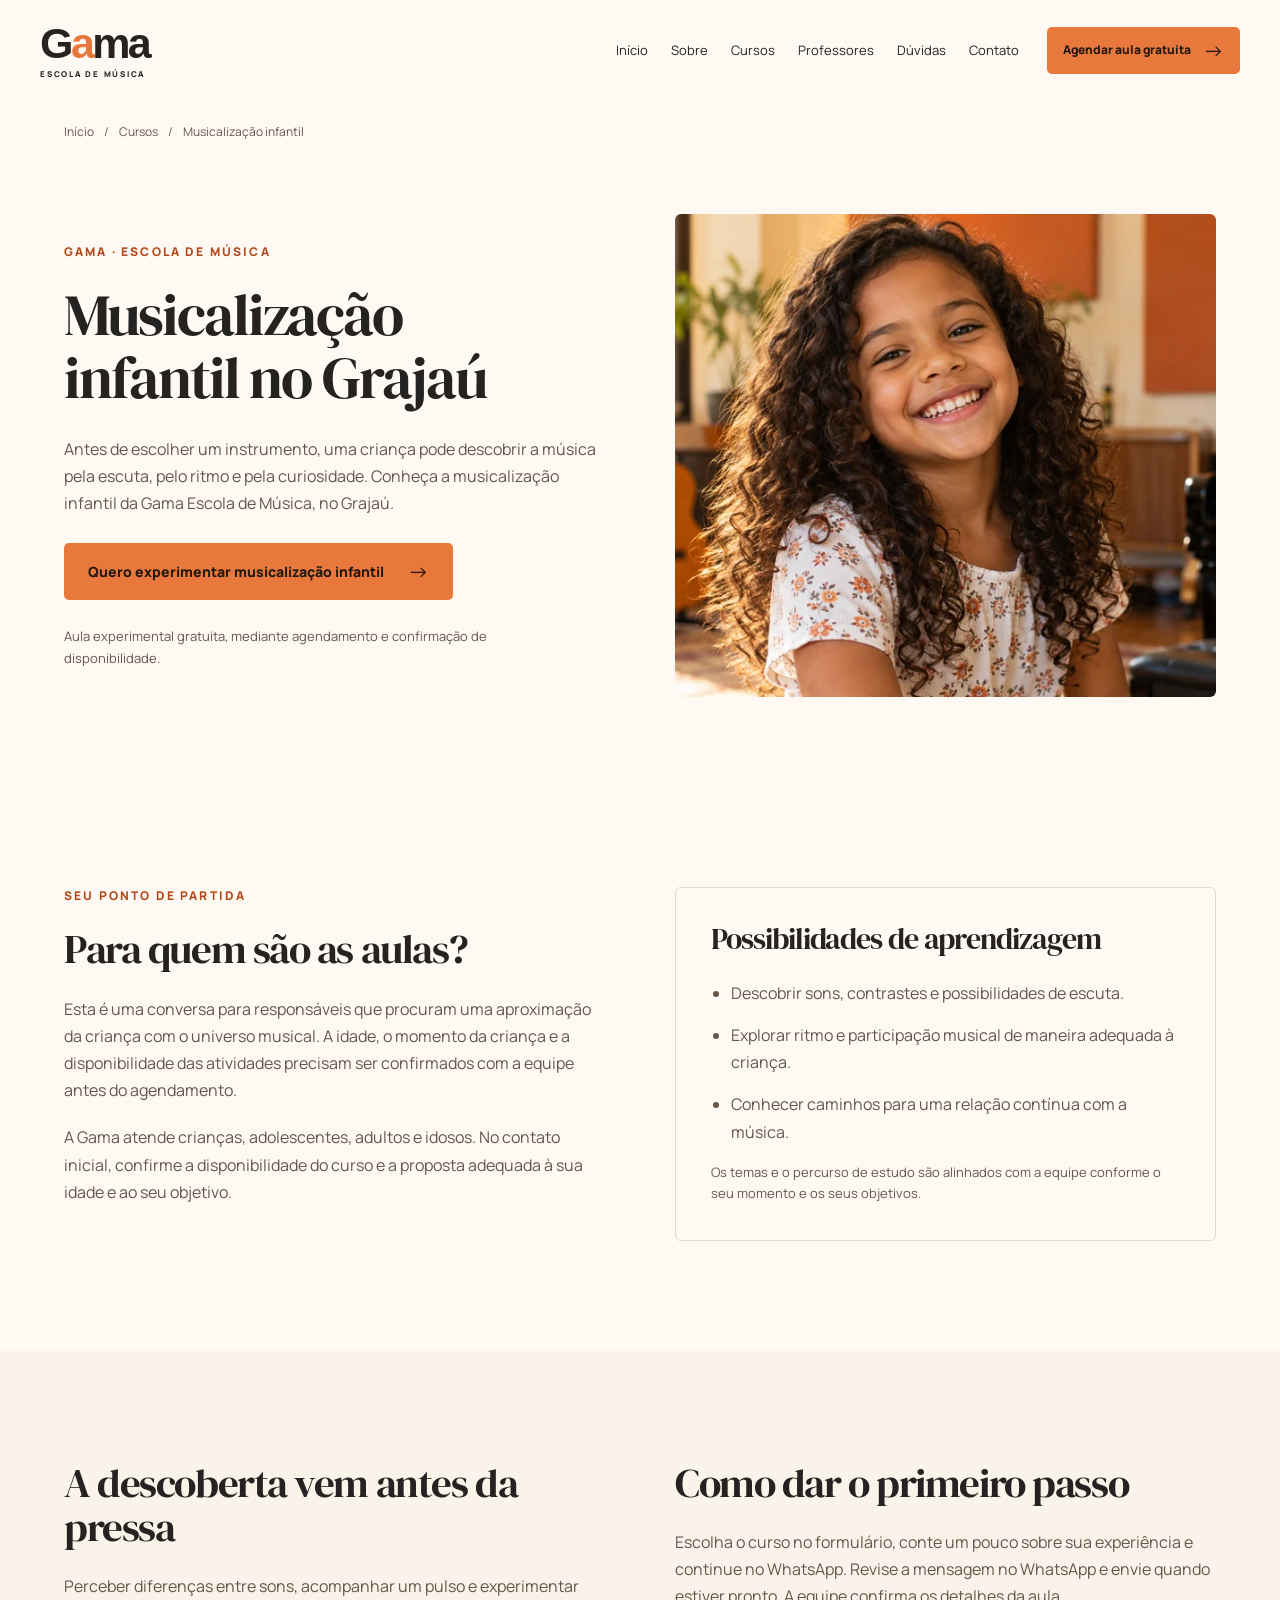
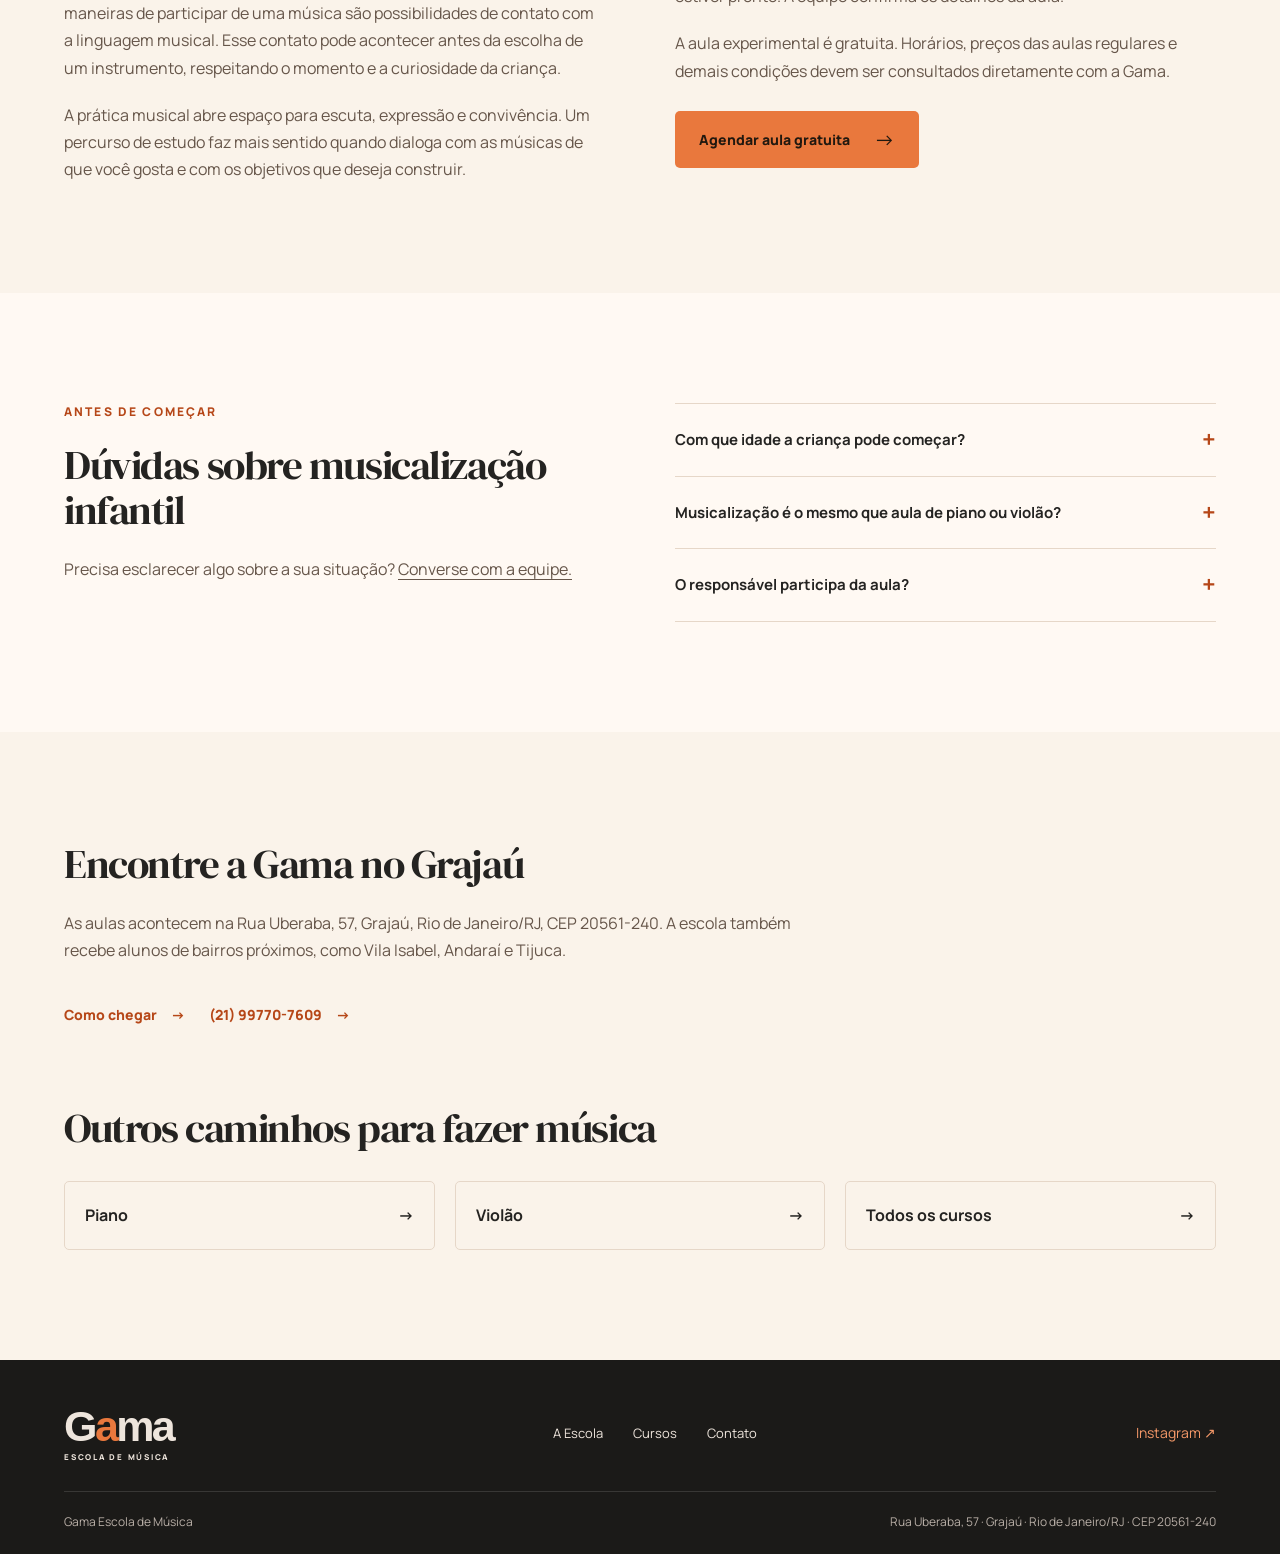
<file: musicalizacao-infantil/index.html>
<!doctype html>
<html lang="pt-BR"><head><meta charset="UTF-8"><meta name="viewport" content="width=device-width,initial-scale=1">
<!-- SEO:START -->
<title>Musicalização Infantil no Grajaú | Gama Escola de Música</title>
<meta name="description" content="Conheça a musicalização infantil da Gama no Grajaú, Rio de Janeiro. Converse sobre a idade da criança e agende uma aula experimental gratuita.">
<meta name="robots" content="index,follow">
<link rel="canonical" href="https://gamaescolademusica.com.br/musicalizacao-infantil/">
<meta property="og:type" content="website">
<meta property="og:locale" content="pt_BR">
<meta property="og:site_name" content="Gama Escola de Música">
<meta property="og:title" content="Musicalização Infantil no Grajaú | Gama Escola de Música">
<meta property="og:description" content="Conheça a musicalização infantil da Gama no Grajaú, Rio de Janeiro. Converse sobre a idade da criança e agende uma aula experimental gratuita.">
<meta property="og:url" content="https://gamaescolademusica.com.br/musicalizacao-infantil/">
<meta property="og:image" content="https://gamaescolademusica.com.br/assets/compartilhar-gama.webp">
<meta property="og:image:width" content="1200">
<meta property="og:image:height" content="630">
<meta property="og:image:alt" content="Criança ao piano, imagem de apresentação da Gama Escola de Música">
<meta name="twitter:card" content="summary_large_image">
<meta name="twitter:title" content="Musicalização Infantil no Grajaú | Gama Escola de Música">
<meta name="twitter:description" content="Conheça a musicalização infantil da Gama no Grajaú, Rio de Janeiro. Converse sobre a idade da criança e agende uma aula experimental gratuita.">
<meta name="twitter:image" content="https://gamaescolademusica.com.br/assets/compartilhar-gama.webp">
<!-- SEO:END -->
<meta name="theme-color" content="#242321"><link rel="icon" href="data:image/svg+xml,%3Csvg xmlns='http://www.w3.org/2000/svg' viewBox='0 0 32 32'%3E%3Crect width='32' height='32' rx='7' fill='%23242321'/%3E%3Ctext x='6' y='25' font-family='Georgia' font-weight='bold' font-size='27' fill='%23E9783D'%3EG%3C/text%3E%3C/svg%3E">
<link rel="preconnect" href="https://fonts.googleapis.com"><link rel="preconnect" href="https://fonts.gstatic.com" crossorigin><link href="https://fonts.googleapis.com/css2?family=DM+Serif+Display:ital@0;1&family=Manrope:wght@400;500;600;700;800&display=swap" rel="stylesheet">
<link rel="stylesheet" href="/styles.css?v=20261020d"><script src="/seo-page.js?v=20261020d" defer></script>
<script type="application/ld+json">{"@context":"https://schema.org","@type":"BreadcrumbList","itemListElement":[{"@type":"ListItem","position":1,"name":"Início","item":"https://gamaescolademusica.com.br/"},{"@type":"ListItem","position":2,"name":"Cursos","item":"https://gamaescolademusica.com.br/cursos/"},{"@type":"ListItem","position":3,"name":"Musicalização infantil","item":"https://gamaescolademusica.com.br/musicalizacao-infantil/"}]}</script>
</head><body class="seo-body"><a class="skip" href="#conteudo">Pular para o conteúdo</a><header id="header" class="header scrolled"><div class="header-inner"><a class="brand" href="/" aria-label="Gama Escola de Música — início"><span class="brand-name">G<span>a</span>ma</span><span class="brand-sub">ESCOLA DE MÚSICA</span></a><nav id="menu" aria-label="Menu principal"><a href="/">Início</a><a href="/#sobre">Sobre</a><a href="/cursos/">Cursos</a><a href="/#professores">Professores</a><a href="/#duvidas">Dúvidas</a><a href="/#contato">Contato</a></nav><div class="header-actions"><a class="button button-small" href="/?curso=Musicaliza%C3%A7%C3%A3o%20infantil#contato">Agendar aula gratuita <span class="arrow" aria-hidden="true">→</span></a><button class="menu-toggle" aria-label="Abrir menu" aria-controls="menu" aria-expanded="false"><span></span><span></span></button></div></div></header><main id="conteudo" class="seo-main"><div class="container"><nav class="breadcrumbs" aria-label="Caminho da página"><a href="/">Início</a><span aria-hidden="true"> / </span><a href="/cursos/">Cursos</a><span aria-hidden="true"> / </span><span aria-current="page">Musicalização infantil</span></nav></div><section class="seo-hero"><div class="container seo-hero-grid"><div><span class="eyebrow">GAMA · ESCOLA DE MÚSICA</span><h1>Musicalização infantil no Grajaú</h1><p>Antes de escolher um instrumento, uma criança pode descobrir a música pela escuta, pelo ritmo e pela curiosidade. Conheça a musicalização infantil da Gama Escola de Música, no Grajaú.</p><a class="button" href="/?curso=Musicaliza%C3%A7%C3%A3o%20infantil#contato">Quero experimentar musicalização infantil <span class="arrow" aria-hidden="true">→</span></a><p class="seo-note">Aula experimental gratuita, mediante agendamento e confirmação de disponibilidade.</p></div><figure class="seo-hero-image"><img src="/assets/criancas-hd.webp" srcset="/assets/criancas-hd-480.webp 480w, /assets/criancas-hd-960.webp 960w, /assets/criancas-hd.webp 1672w" sizes="(max-width:800px) 90vw, 42vw" alt="Criança sorrindo em um ambiente musical" width="1672" height="941" fetchpriority="high"></figure></div></section>
<section class="section"><div class="container seo-copy-grid"><div><span class="eyebrow">SEU PONTO DE PARTIDA</span><h2>Para quem são as aulas?</h2><p>Esta é uma conversa para responsáveis que procuram uma aproximação da criança com o universo musical. A idade, o momento da criança e a disponibilidade das atividades precisam ser confirmados com a equipe antes do agendamento.</p><p>A Gama atende crianças, adolescentes, adultos e idosos. No contato inicial, confirme a disponibilidade do curso e a proposta adequada à sua idade e ao seu objetivo.</p></div><div class="seo-panel"><h2>Possibilidades de aprendizagem</h2><ul class="seo-list"><li>Descobrir sons, contrastes e possibilidades de escuta.</li><li>Explorar ritmo e participação musical de maneira adequada à criança.</li><li>Conhecer caminhos para uma relação contínua com a música.</li></ul><p class="seo-note">Os temas e o percurso de estudo são alinhados com a equipe conforme o seu momento e os seus objetivos.</p></div></div></section>
<section class="section seo-sand"><div class="container seo-copy-grid"><div><h2>A descoberta vem antes da pressa</h2><p>Perceber diferenças entre sons, acompanhar um pulso e experimentar maneiras de participar de uma música são possibilidades de contato com a linguagem musical. Esse contato pode acontecer antes da escolha de um instrumento, respeitando o momento e a curiosidade da criança.</p><p>A prática musical abre espaço para escuta, expressão e convivência. Um percurso de estudo faz mais sentido quando dialoga com as músicas de que você gosta e com os objetivos que deseja construir.</p></div><div><h2>Como dar o primeiro passo</h2><p>Escolha o curso no formulário, conte um pouco sobre sua experiência e continue no WhatsApp. Revise a mensagem no WhatsApp e envie quando estiver pronto. A equipe confirma os detalhes da aula.</p><p>A aula experimental é gratuita. Horários, preços das aulas regulares e demais condições devem ser consultados diretamente com a Gama.</p><a class="button" href="/?curso=Musicaliza%C3%A7%C3%A3o%20infantil#contato">Agendar aula gratuita <span class="arrow" aria-hidden="true">→</span></a></div></div></section>
<section class="section"><div class="container seo-copy-grid"><div><span class="eyebrow">ANTES DE COMEÇAR</span><h2>Dúvidas sobre musicalização infantil</h2><p>Precisa esclarecer algo sobre a sua situação? <a class="seo-inline-link" href="https://wa.me/5521997707609" target="_blank" rel="noopener">Converse com a equipe.</a></p></div><div class="faq-list"><details><summary>Com que idade a criança pode começar?<span aria-hidden="true">+</span></summary><p>A faixa etária e a oferta atual da musicalização devem ser confirmadas diretamente com a Gama. Conte a idade da criança no contato para receber uma orientação adequada.</p></details><details><summary>Musicalização é o mesmo que aula de piano ou violão?<span aria-hidden="true">+</span></summary><p>Não necessariamente. A musicalização apresenta uma aproximação com a linguagem musical. A equipe pode explicar a proposta disponível e conversar sobre o momento de iniciar um instrumento.</p></details><details><summary>O responsável participa da aula?<span aria-hidden="true">+</span></summary><p>Confirme com a escola como funciona a participação do responsável, o formato da atividade e a disponibilidade antes de agendar.</p></details></div></div></section>
<section class="section seo-sand"><div class="container"><div class="seo-contact"><h2>Encontre a Gama no Grajaú</h2><p>As aulas acontecem na Rua Uberaba, 57, Grajaú, Rio de Janeiro/RJ, CEP 20561-240. A escola também recebe alunos de bairros próximos, como Vila Isabel, Andaraí e Tijuca.</p><div class="seo-actions"><a class="text-link" href="https://www.google.com/maps/dir/?api=1&amp;destination=Rua+Uberaba+57+Graja%C3%BA+Rio+de+Janeiro" target="_blank" rel="noopener">Como chegar <span aria-hidden="true">→</span></a><a class="text-link" href="https://wa.me/5521997707609" target="_blank" rel="noopener">(21) 99770-7609 <span aria-hidden="true">→</span></a></div></div><div class="seo-related"><h2>Outros caminhos para fazer música</h2><div class="seo-related-grid"><a class="seo-related-link" href="/aulas-de-piano/">Piano <span aria-hidden="true">→</span></a><a class="seo-related-link" href="/aulas-de-violao/">Violão <span aria-hidden="true">→</span></a><a class="seo-related-link" href="/cursos/">Todos os cursos <span aria-hidden="true">→</span></a></div></div></div></section></main><footer><div class="container footer-top"><a class="brand" href="/"><span class="brand-name">G<span>a</span>ma</span><span class="brand-sub">ESCOLA DE MÚSICA</span></a><nav aria-label="Menu do rodapé"><a href="/#sobre">A Escola</a><a href="/cursos/">Cursos</a><a href="/#contato">Contato</a></nav><a class="footer-social" href="https://www.instagram.com/gamaescolademusica/" target="_blank" rel="noopener">Instagram ↗</a></div><div class="container footer-bottom"><span>Gama Escola de Música</span><span>Rua Uberaba, 57 · Grajaú · Rio de Janeiro/RJ · CEP 20561-240</span></div></footer><dialog id="course-dialog" aria-labelledby="course-title"><button class="dialog-close" aria-label="Fechar detalhes do curso">×</button><span class="eyebrow">ENCONTRE SEU SOM</span><h2 id="course-title">Musicalização infantil</h2><p>Antes de escolher um instrumento, uma criança pode descobrir a música pela escuta, pelo ritmo e pela curiosidade. Conheça a musicalização infantil da Gama Escola de Música, no Grajaú.</p><div class="course-dialog-note">Seu aprendizado começa com uma conversa sobre o que você gosta de ouvir e o que quer tocar.</div><a class="button" href="/?curso=Musicalização infantil#contato">Quero experimentar <span class="arrow" aria-hidden="true">→</span></a></dialog></body></html>
</file>
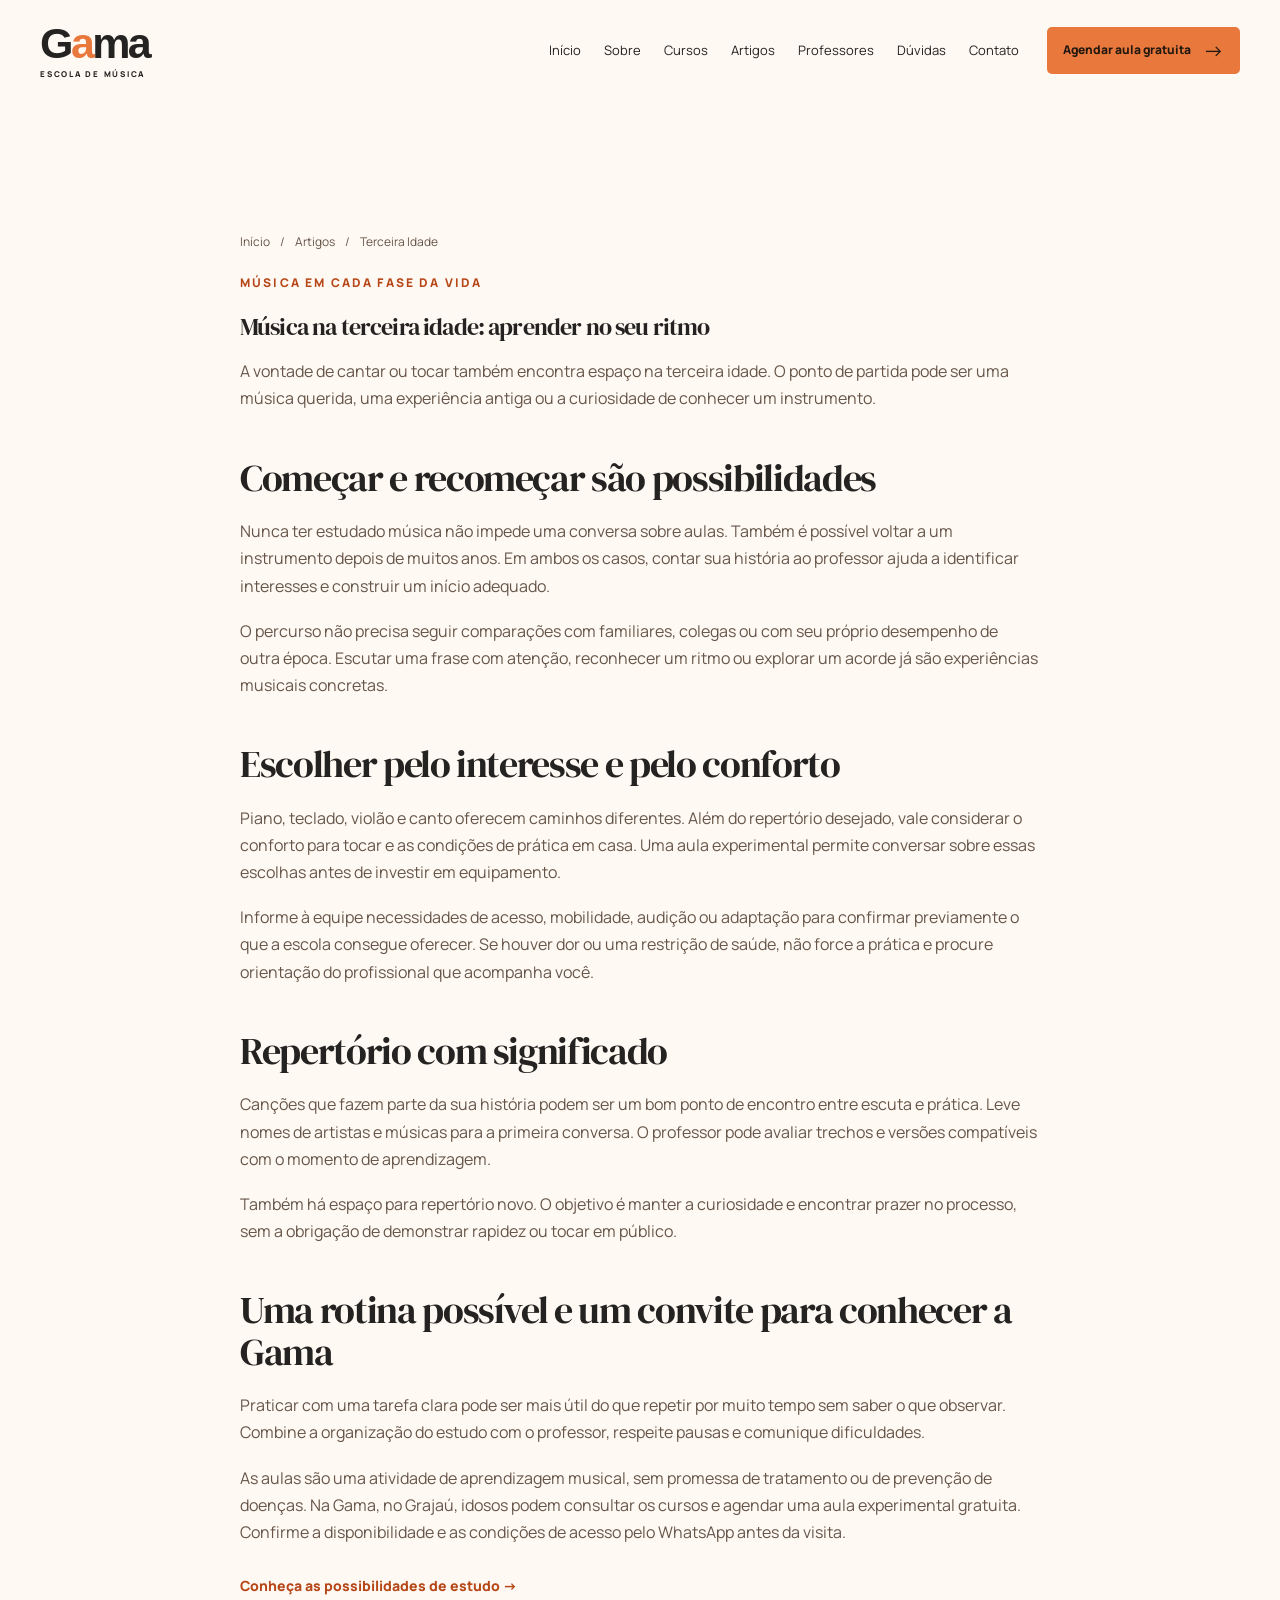
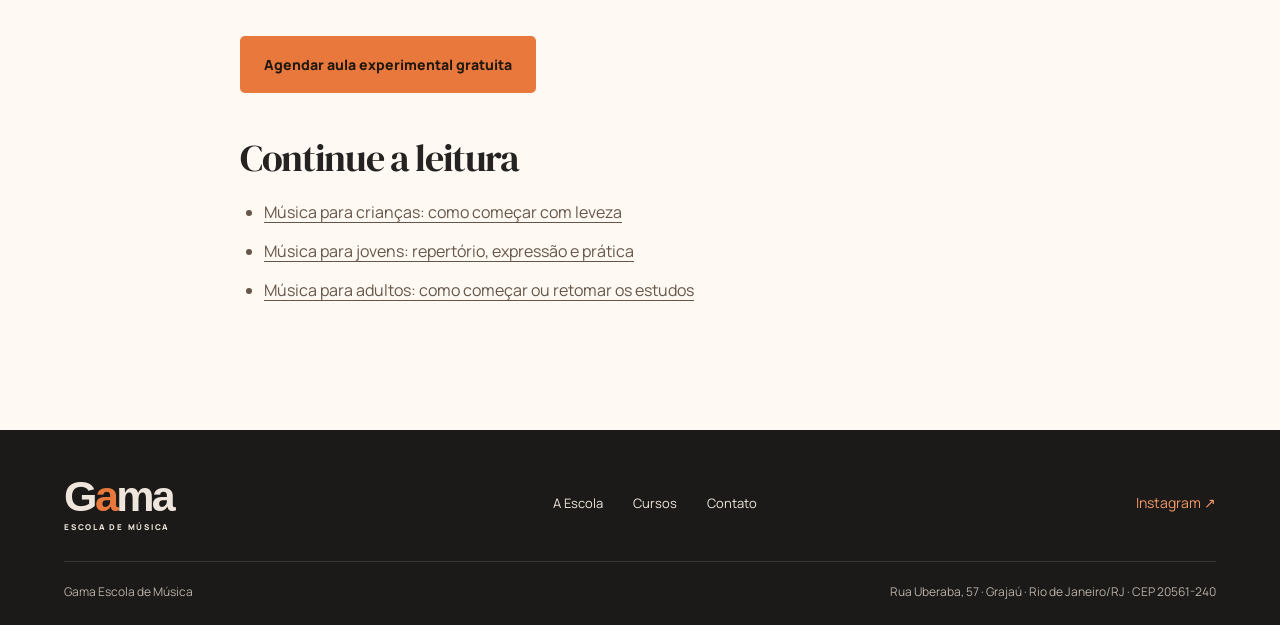
<file: artigos/musica-na-terceira-idade/index.html>
<!doctype html>
<html lang="pt-BR"><head><meta charset="UTF-8"><meta name="viewport" content="width=device-width,initial-scale=1">
<!-- SEO:START -->
<title>Música na terceira idade: aprender no seu ritmo | Gama</title>
<meta name="description" content="A vontade de cantar ou tocar também encontra espaço na terceira idade. O ponto de partida pode ser uma música querida, uma experiência antiga ou a curiosidade de conhecer um instrumento.">
<meta name="robots" content="index,follow">
<link rel="canonical" href="https://gamaescolademusica.com.br/artigos/musica-na-terceira-idade/">
<meta property="og:type" content="article">
<meta property="og:locale" content="pt_BR">
<meta property="og:site_name" content="Gama Escola de Música">
<meta property="og:title" content="Música na terceira idade: aprender no seu ritmo | Gama">
<meta property="og:description" content="A vontade de cantar ou tocar também encontra espaço na terceira idade. O ponto de partida pode ser uma música querida, uma experiência antiga ou a curiosidade de conhecer um instrumento.">
<meta property="og:url" content="https://gamaescolademusica.com.br/artigos/musica-na-terceira-idade/">
<meta property="og:image" content="https://gamaescolademusica.com.br/assets/compartilhar-gama.webp">
<meta property="og:image:width" content="1200">
<meta property="og:image:height" content="630">
<meta property="og:image:alt" content="Criança ao piano, imagem de apresentação da Gama Escola de Música">
<meta name="twitter:card" content="summary_large_image">
<meta name="twitter:title" content="Música na terceira idade: aprender no seu ritmo | Gama">
<meta name="twitter:description" content="A vontade de cantar ou tocar também encontra espaço na terceira idade. O ponto de partida pode ser uma música querida, uma experiência antiga ou a curiosidade de conhecer um instrumento.">
<meta name="twitter:image" content="https://gamaescolademusica.com.br/assets/compartilhar-gama.webp">
<!-- SEO:END -->
<meta name="theme-color" content="#242321"><link rel="icon" href="data:image/svg+xml,%3Csvg xmlns='http://www.w3.org/2000/svg' viewBox='0 0 32 32'%3E%3Crect width='32' height='32' rx='7' fill='%23242321'/%3E%3Ctext x='6' y='25' font-family='Georgia' font-weight='bold' font-size='27' fill='%23E9783D'%3EG%3C/text%3E%3C/svg%3E">
<link rel="preconnect" href="https://fonts.googleapis.com"><link rel="preconnect" href="https://fonts.gstatic.com" crossorigin><link href="https://fonts.googleapis.com/css2?family=DM+Serif+Display:ital@0;1&family=Manrope:wght@400;500;600;700;800&display=swap" rel="stylesheet">
<link rel="stylesheet" href="/styles.css?v=20261020d"><script src="/seo-page.js?v=20261020d" defer></script>

<script type="application/ld+json">{"@context": "https://schema.org", "@type": "Article", "headline": "Música na terceira idade: aprender no seu ritmo", "description": "A vontade de cantar ou tocar também encontra espaço na terceira idade. O ponto de partida pode ser uma música querida, uma experiência antiga ou a curiosidade de conhecer um instrumento.", "inLanguage": "pt-BR", "mainEntityOfPage": "https://gamaescolademusica.com.br/artigos/musica-na-terceira-idade/", "author": {"@type": "Organization", "name": "Gama Escola de Música", "url": "https://gamaescolademusica.com.br/"}, "publisher": {"@type": "Organization", "name": "Gama Escola de Música", "url": "https://gamaescolademusica.com.br/"}}</script></head><body class="seo-body"><a class="skip" href="#conteudo">Pular para o conteúdo</a><header id="header" class="header scrolled"><div class="header-inner"><a class="brand" href="/" aria-label="Gama Escola de Música — início"><span class="brand-name">G<span>a</span>ma</span><span class="brand-sub">ESCOLA DE MÚSICA</span></a><nav id="menu" aria-label="Menu principal"><a href="/">Início</a><a href="/#sobre">Sobre</a><a href="/cursos/">Cursos</a><a href="/artigos/">Artigos</a><a href="/#professores">Professores</a><a href="/#duvidas">Dúvidas</a><a href="/#contato">Contato</a></nav><div class="header-actions"><a class="button button-small" href="/?curso=Piano#contato">Agendar aula gratuita <span class="arrow" aria-hidden="true">→</span></a><button class="menu-toggle" aria-label="Abrir menu" aria-controls="menu" aria-expanded="false"><span></span><span></span></button></div></div></header><main id="conteudo" class="seo-main section"><article class="container article-copy"><nav class="breadcrumbs" aria-label="Caminho da página"><a href="/">Início</a> / <a href="/artigos/">Artigos</a> / <span aria-current="page">Terceira Idade</span></nav><span class="eyebrow">MÚSICA EM CADA FASE DA VIDA</span><h1>Música na terceira idade: aprender no seu ritmo</h1><p>A vontade de cantar ou tocar também encontra espaço na terceira idade. O ponto de partida pode ser uma música querida, uma experiência antiga ou a curiosidade de conhecer um instrumento.</p><section><h2>Começar e recomeçar são possibilidades</h2><p>Nunca ter estudado música não impede uma conversa sobre aulas. Também é possível voltar a um instrumento depois de muitos anos. Em ambos os casos, contar sua história ao professor ajuda a identificar interesses e construir um início adequado.</p><p>O percurso não precisa seguir comparações com familiares, colegas ou com seu próprio desempenho de outra época. Escutar uma frase com atenção, reconhecer um ritmo ou explorar um acorde já são experiências musicais concretas.</p></section><section><h2>Escolher pelo interesse e pelo conforto</h2><p>Piano, teclado, violão e canto oferecem caminhos diferentes. Além do repertório desejado, vale considerar o conforto para tocar e as condições de prática em casa. Uma aula experimental permite conversar sobre essas escolhas antes de investir em equipamento.</p><p>Informe à equipe necessidades de acesso, mobilidade, audição ou adaptação para confirmar previamente o que a escola consegue oferecer. Se houver dor ou uma restrição de saúde, não force a prática e procure orientação do profissional que acompanha você.</p></section><section><h2>Repertório com significado</h2><p>Canções que fazem parte da sua história podem ser um bom ponto de encontro entre escuta e prática. Leve nomes de artistas e músicas para a primeira conversa. O professor pode avaliar trechos e versões compatíveis com o momento de aprendizagem.</p><p>Também há espaço para repertório novo. O objetivo é manter a curiosidade e encontrar prazer no processo, sem a obrigação de demonstrar rapidez ou tocar em público.</p></section><section><h2>Uma rotina possível e um convite para conhecer a Gama</h2><p>Praticar com uma tarefa clara pode ser mais útil do que repetir por muito tempo sem saber o que observar. Combine a organização do estudo com o professor, respeite pausas e comunique dificuldades.</p><p>As aulas são uma atividade de aprendizagem musical, sem promessa de tratamento ou de prevenção de doenças. Na Gama, no Grajaú, idosos podem consultar os cursos e agendar uma aula experimental gratuita. Confirme a disponibilidade e as condições de acesso pelo WhatsApp antes da visita.</p></section><a class="text-link" href="/cursos/">Conheça as possibilidades de estudo →</a><div class="seo-actions"><a class="button" href="/#contato">Agendar aula experimental gratuita</a></div><h2>Continue a leitura</h2><ul><li><a class="seo-inline-link" href="/artigos/musica-para-criancas/">Música para crianças: como começar com leveza</a></li><li><a class="seo-inline-link" href="/artigos/musica-para-jovens/">Música para jovens: repertório, expressão e prática</a></li><li><a class="seo-inline-link" href="/artigos/musica-para-adultos/">Música para adultos: como começar ou retomar os estudos</a></li></ul></article></main><footer><div class="container footer-top"><a class="brand" href="/"><span class="brand-name">G<span>a</span>ma</span><span class="brand-sub">ESCOLA DE MÚSICA</span></a><nav aria-label="Menu do rodapé"><a href="/#sobre">A Escola</a><a href="/cursos/">Cursos</a><a href="/#contato">Contato</a></nav><a class="footer-social" href="https://www.instagram.com/gamaescolademusica/" target="_blank" rel="noopener">Instagram ↗</a></div><div class="container footer-bottom"><span>Gama Escola de Música</span><span>Rua Uberaba, 57 · Grajaú · Rio de Janeiro/RJ · CEP 20561-240</span></div></footer></body></html>
</file>
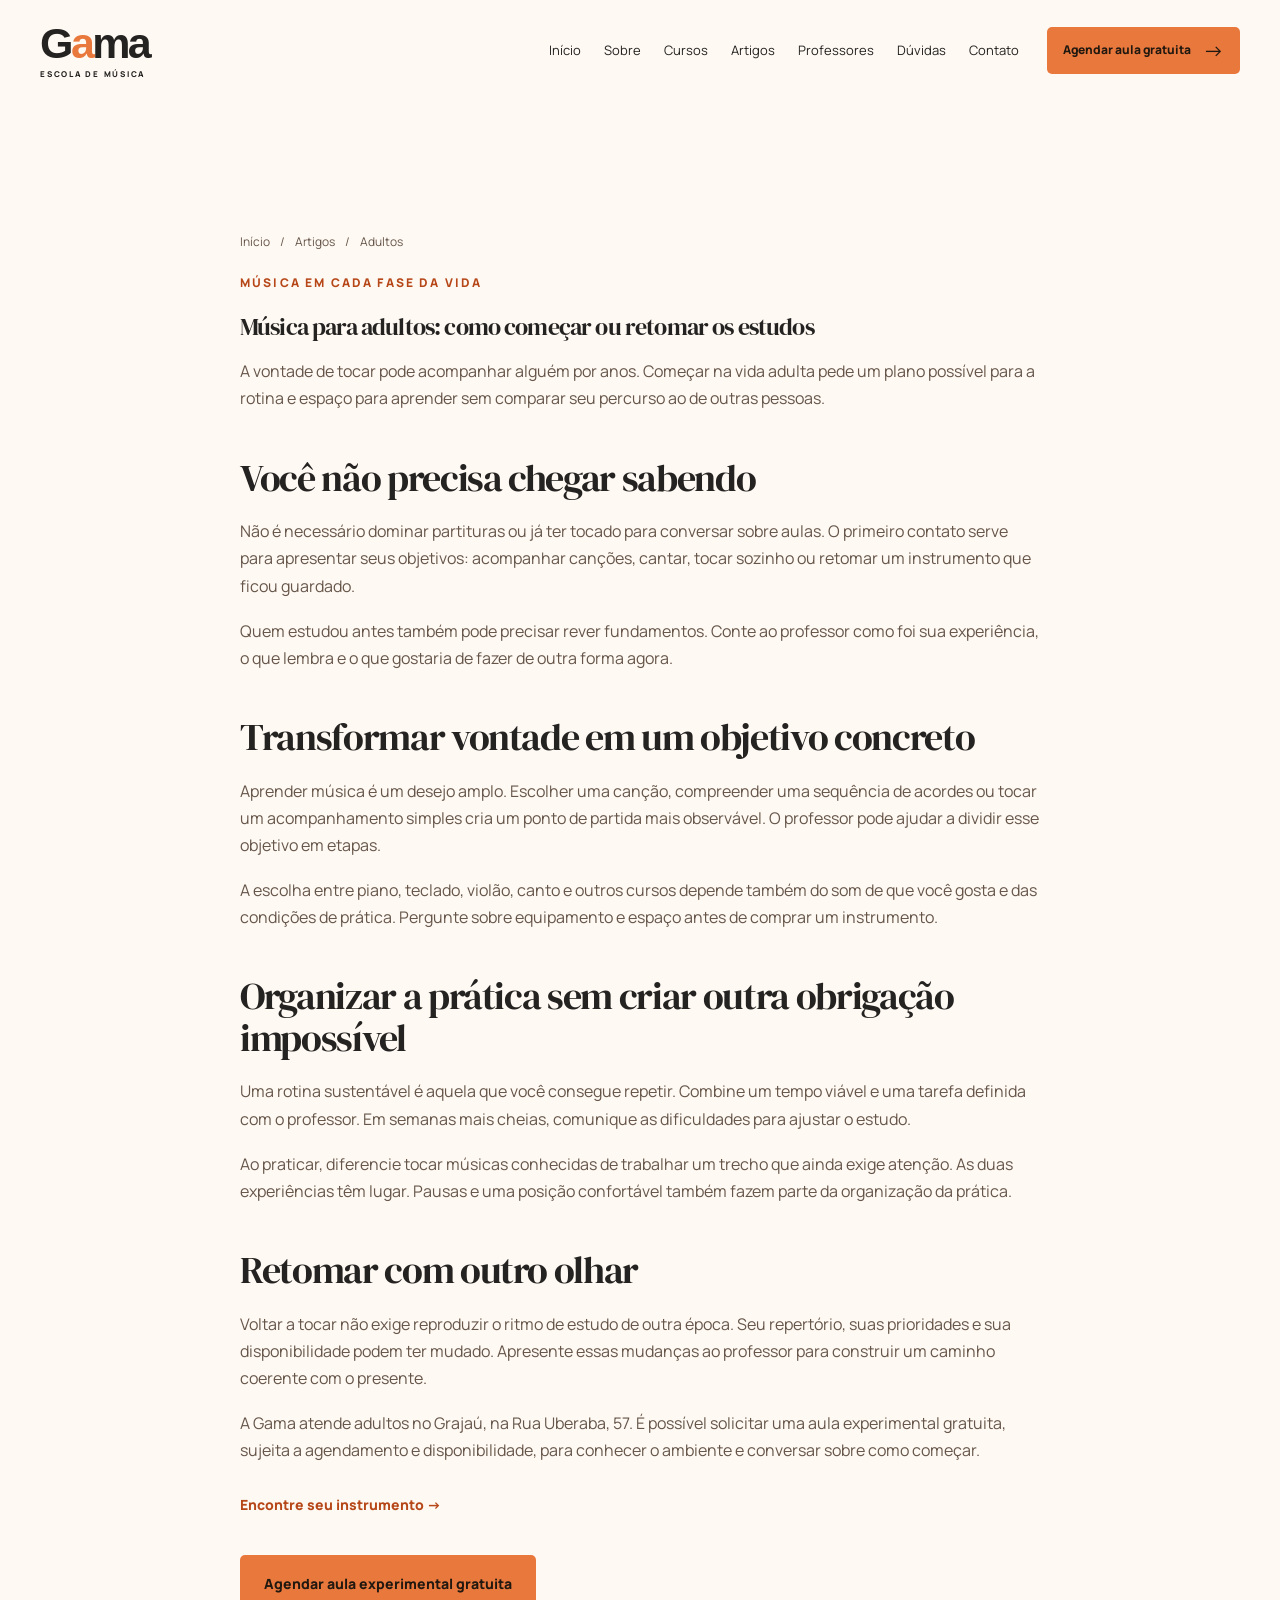
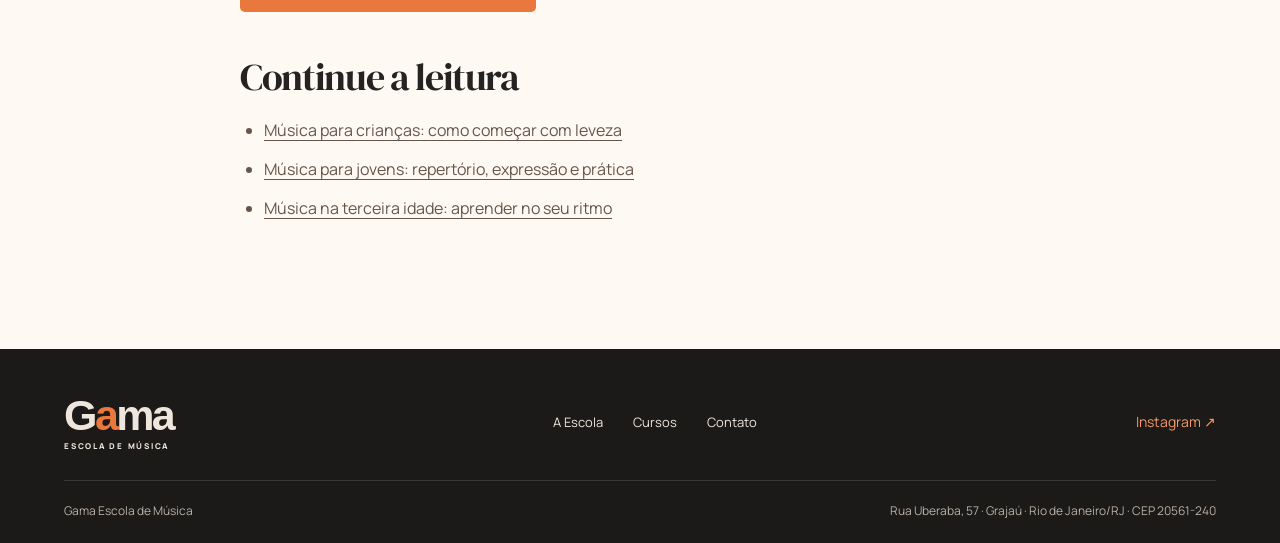
<file: artigos/musica-para-adultos/index.html>
<!doctype html>
<html lang="pt-BR"><head><meta charset="UTF-8"><meta name="viewport" content="width=device-width,initial-scale=1">
<!-- SEO:START -->
<title>Música para adultos: como começar ou retomar os estudos | Gama</title>
<meta name="description" content="A vontade de tocar pode acompanhar alguém por anos. Começar na vida adulta pede um plano possível para a rotina e espaço para aprender sem comparar seu percurso ao de outras pessoas.">
<meta name="robots" content="index,follow">
<link rel="canonical" href="https://gamaescolademusica.com.br/artigos/musica-para-adultos/">
<meta property="og:type" content="article">
<meta property="og:locale" content="pt_BR">
<meta property="og:site_name" content="Gama Escola de Música">
<meta property="og:title" content="Música para adultos: como começar ou retomar os estudos | Gama">
<meta property="og:description" content="A vontade de tocar pode acompanhar alguém por anos. Começar na vida adulta pede um plano possível para a rotina e espaço para aprender sem comparar seu percurso ao de outras pessoas.">
<meta property="og:url" content="https://gamaescolademusica.com.br/artigos/musica-para-adultos/">
<meta property="og:image" content="https://gamaescolademusica.com.br/assets/compartilhar-gama.webp">
<meta property="og:image:width" content="1200">
<meta property="og:image:height" content="630">
<meta property="og:image:alt" content="Criança ao piano, imagem de apresentação da Gama Escola de Música">
<meta name="twitter:card" content="summary_large_image">
<meta name="twitter:title" content="Música para adultos: como começar ou retomar os estudos | Gama">
<meta name="twitter:description" content="A vontade de tocar pode acompanhar alguém por anos. Começar na vida adulta pede um plano possível para a rotina e espaço para aprender sem comparar seu percurso ao de outras pessoas.">
<meta name="twitter:image" content="https://gamaescolademusica.com.br/assets/compartilhar-gama.webp">
<!-- SEO:END -->
<meta name="theme-color" content="#242321"><link rel="icon" href="data:image/svg+xml,%3Csvg xmlns='http://www.w3.org/2000/svg' viewBox='0 0 32 32'%3E%3Crect width='32' height='32' rx='7' fill='%23242321'/%3E%3Ctext x='6' y='25' font-family='Georgia' font-weight='bold' font-size='27' fill='%23E9783D'%3EG%3C/text%3E%3C/svg%3E">
<link rel="preconnect" href="https://fonts.googleapis.com"><link rel="preconnect" href="https://fonts.gstatic.com" crossorigin><link href="https://fonts.googleapis.com/css2?family=DM+Serif+Display:ital@0;1&family=Manrope:wght@400;500;600;700;800&display=swap" rel="stylesheet">
<link rel="stylesheet" href="/styles.css?v=20261020d"><script src="/seo-page.js?v=20261020d" defer></script>

<script type="application/ld+json">{"@context": "https://schema.org", "@type": "Article", "headline": "Música para adultos: como começar ou retomar os estudos", "description": "A vontade de tocar pode acompanhar alguém por anos. Começar na vida adulta pede um plano possível para a rotina e espaço para aprender sem comparar seu percurso ao de outras pessoas.", "inLanguage": "pt-BR", "mainEntityOfPage": "https://gamaescolademusica.com.br/artigos/musica-para-adultos/", "author": {"@type": "Organization", "name": "Gama Escola de Música", "url": "https://gamaescolademusica.com.br/"}, "publisher": {"@type": "Organization", "name": "Gama Escola de Música", "url": "https://gamaescolademusica.com.br/"}}</script></head><body class="seo-body"><a class="skip" href="#conteudo">Pular para o conteúdo</a><header id="header" class="header scrolled"><div class="header-inner"><a class="brand" href="/" aria-label="Gama Escola de Música — início"><span class="brand-name">G<span>a</span>ma</span><span class="brand-sub">ESCOLA DE MÚSICA</span></a><nav id="menu" aria-label="Menu principal"><a href="/">Início</a><a href="/#sobre">Sobre</a><a href="/cursos/">Cursos</a><a href="/artigos/">Artigos</a><a href="/#professores">Professores</a><a href="/#duvidas">Dúvidas</a><a href="/#contato">Contato</a></nav><div class="header-actions"><a class="button button-small" href="/?curso=Piano#contato">Agendar aula gratuita <span class="arrow" aria-hidden="true">→</span></a><button class="menu-toggle" aria-label="Abrir menu" aria-controls="menu" aria-expanded="false"><span></span><span></span></button></div></div></header><main id="conteudo" class="seo-main section"><article class="container article-copy"><nav class="breadcrumbs" aria-label="Caminho da página"><a href="/">Início</a> / <a href="/artigos/">Artigos</a> / <span aria-current="page">Adultos</span></nav><span class="eyebrow">MÚSICA EM CADA FASE DA VIDA</span><h1>Música para adultos: como começar ou retomar os estudos</h1><p>A vontade de tocar pode acompanhar alguém por anos. Começar na vida adulta pede um plano possível para a rotina e espaço para aprender sem comparar seu percurso ao de outras pessoas.</p><section><h2>Você não precisa chegar sabendo</h2><p>Não é necessário dominar partituras ou já ter tocado para conversar sobre aulas. O primeiro contato serve para apresentar seus objetivos: acompanhar canções, cantar, tocar sozinho ou retomar um instrumento que ficou guardado.</p><p>Quem estudou antes também pode precisar rever fundamentos. Conte ao professor como foi sua experiência, o que lembra e o que gostaria de fazer de outra forma agora.</p></section><section><h2>Transformar vontade em um objetivo concreto</h2><p>Aprender música é um desejo amplo. Escolher uma canção, compreender uma sequência de acordes ou tocar um acompanhamento simples cria um ponto de partida mais observável. O professor pode ajudar a dividir esse objetivo em etapas.</p><p>A escolha entre piano, teclado, violão, canto e outros cursos depende também do som de que você gosta e das condições de prática. Pergunte sobre equipamento e espaço antes de comprar um instrumento.</p></section><section><h2>Organizar a prática sem criar outra obrigação impossível</h2><p>Uma rotina sustentável é aquela que você consegue repetir. Combine um tempo viável e uma tarefa definida com o professor. Em semanas mais cheias, comunique as dificuldades para ajustar o estudo.</p><p>Ao praticar, diferencie tocar músicas conhecidas de trabalhar um trecho que ainda exige atenção. As duas experiências têm lugar. Pausas e uma posição confortável também fazem parte da organização da prática.</p></section><section><h2>Retomar com outro olhar</h2><p>Voltar a tocar não exige reproduzir o ritmo de estudo de outra época. Seu repertório, suas prioridades e sua disponibilidade podem ter mudado. Apresente essas mudanças ao professor para construir um caminho coerente com o presente.</p><p>A Gama atende adultos no Grajaú, na Rua Uberaba, 57. É possível solicitar uma aula experimental gratuita, sujeita a agendamento e disponibilidade, para conhecer o ambiente e conversar sobre como começar.</p></section><a class="text-link" href="/cursos/">Encontre seu instrumento →</a><div class="seo-actions"><a class="button" href="/#contato">Agendar aula experimental gratuita</a></div><h2>Continue a leitura</h2><ul><li><a class="seo-inline-link" href="/artigos/musica-para-criancas/">Música para crianças: como começar com leveza</a></li><li><a class="seo-inline-link" href="/artigos/musica-para-jovens/">Música para jovens: repertório, expressão e prática</a></li><li><a class="seo-inline-link" href="/artigos/musica-na-terceira-idade/">Música na terceira idade: aprender no seu ritmo</a></li></ul></article></main><footer><div class="container footer-top"><a class="brand" href="/"><span class="brand-name">G<span>a</span>ma</span><span class="brand-sub">ESCOLA DE MÚSICA</span></a><nav aria-label="Menu do rodapé"><a href="/#sobre">A Escola</a><a href="/cursos/">Cursos</a><a href="/#contato">Contato</a></nav><a class="footer-social" href="https://www.instagram.com/gamaescolademusica/" target="_blank" rel="noopener">Instagram ↗</a></div><div class="container footer-bottom"><span>Gama Escola de Música</span><span>Rua Uberaba, 57 · Grajaú · Rio de Janeiro/RJ · CEP 20561-240</span></div></footer></body></html>
</file>
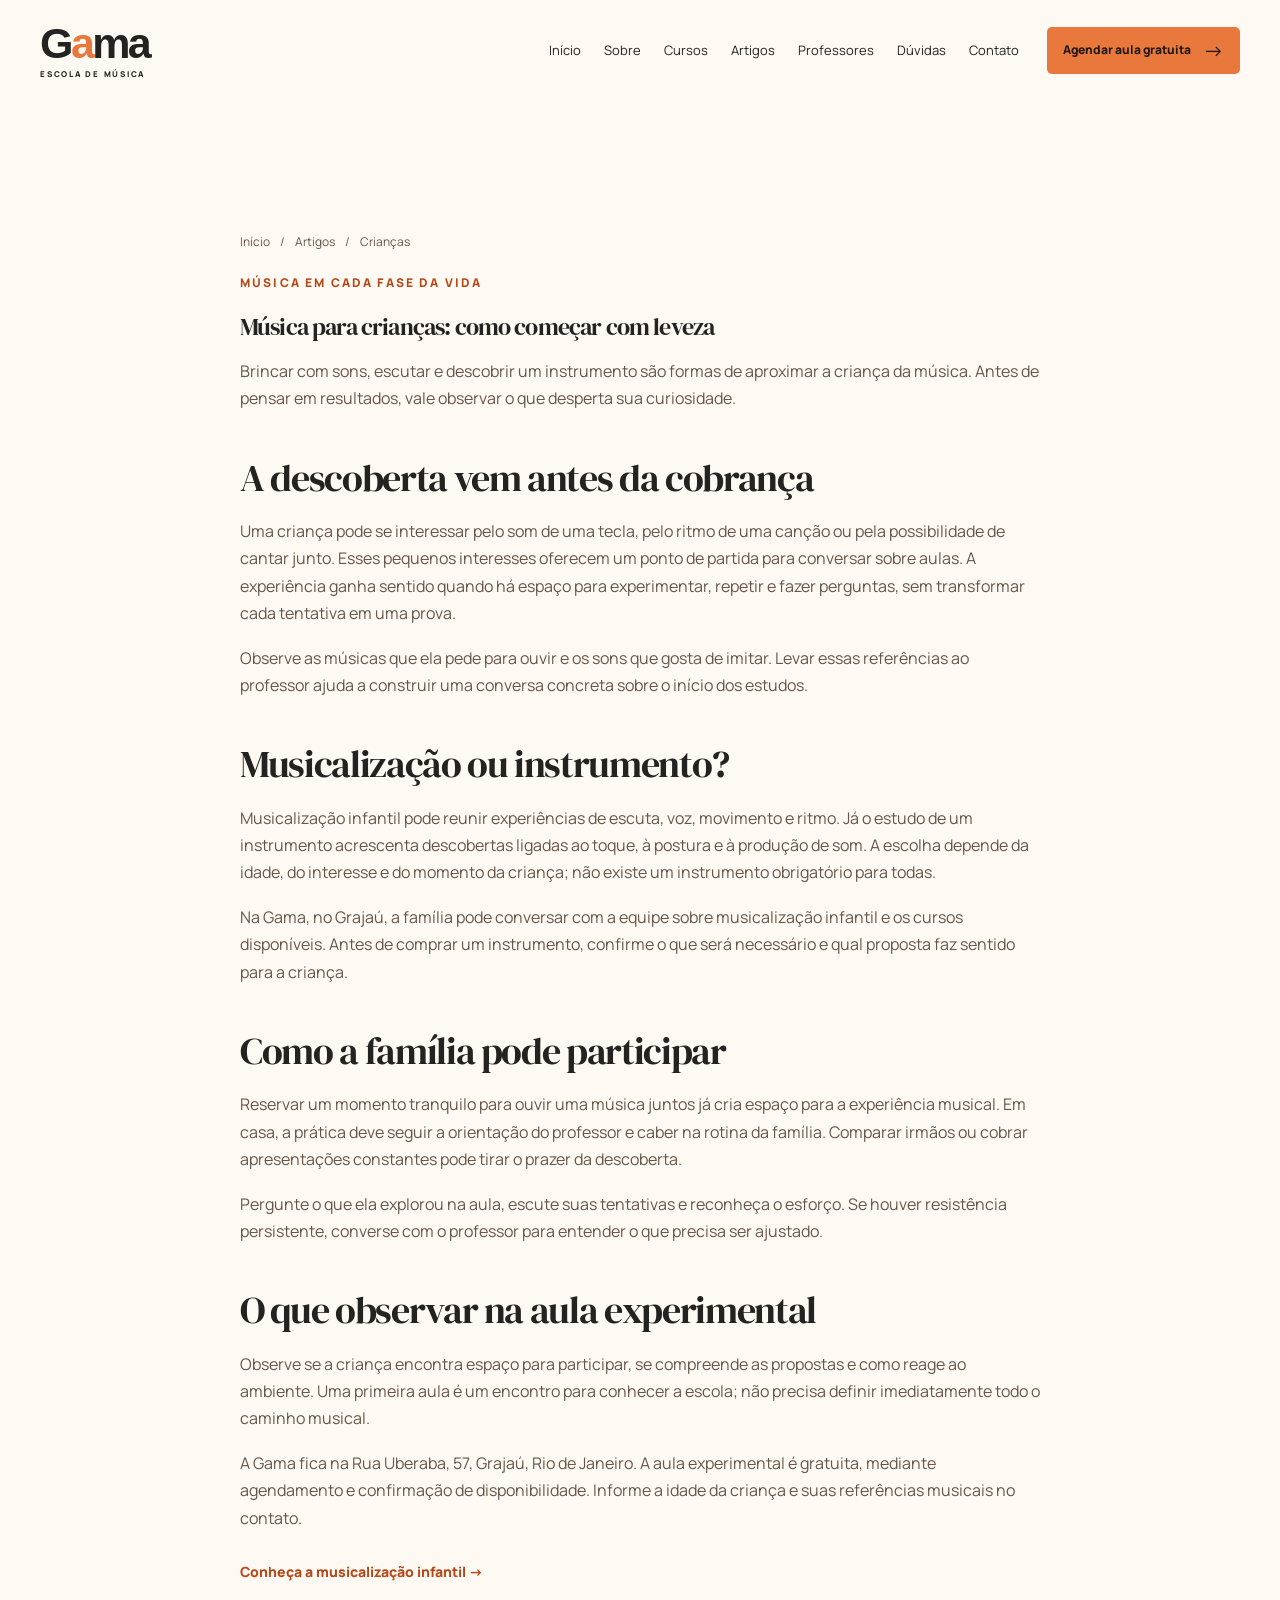
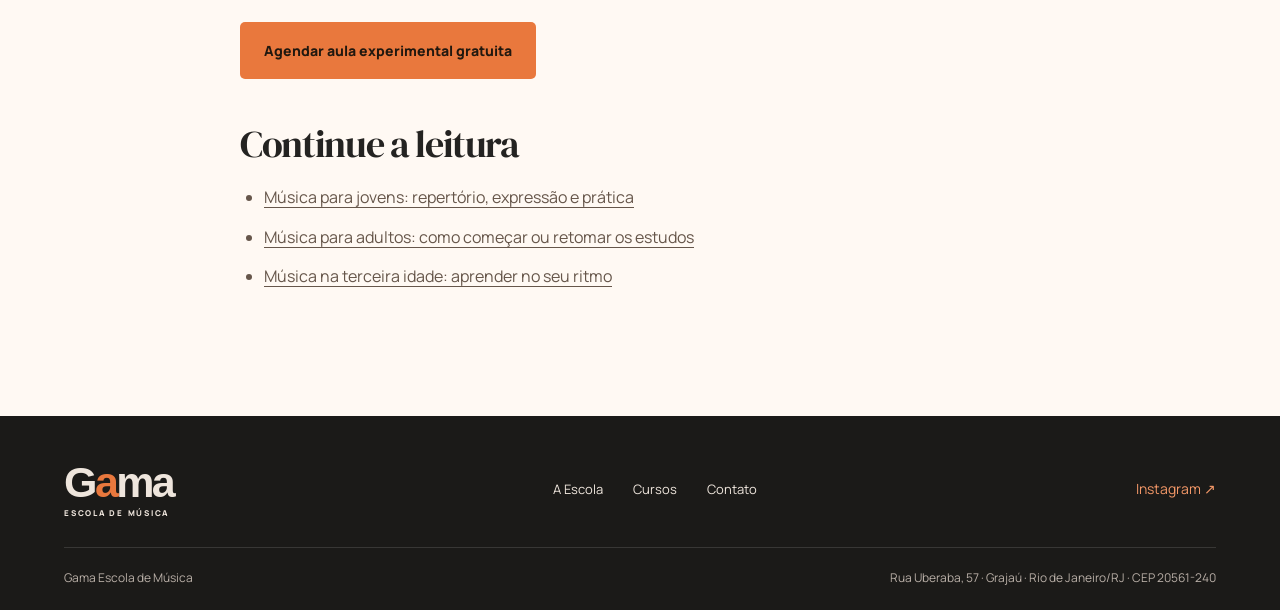
<file: artigos/musica-para-criancas/index.html>
<!doctype html>
<html lang="pt-BR"><head><meta charset="UTF-8"><meta name="viewport" content="width=device-width,initial-scale=1">
<!-- SEO:START -->
<title>Música para crianças: como começar com leveza | Gama</title>
<meta name="description" content="Brincar com sons, escutar e descobrir um instrumento são formas de aproximar a criança da música. Antes de pensar em resultados, vale observar o que desperta sua curiosidade.">
<meta name="robots" content="index,follow">
<link rel="canonical" href="https://gamaescolademusica.com.br/artigos/musica-para-criancas/">
<meta property="og:type" content="article">
<meta property="og:locale" content="pt_BR">
<meta property="og:site_name" content="Gama Escola de Música">
<meta property="og:title" content="Música para crianças: como começar com leveza | Gama">
<meta property="og:description" content="Brincar com sons, escutar e descobrir um instrumento são formas de aproximar a criança da música. Antes de pensar em resultados, vale observar o que desperta sua curiosidade.">
<meta property="og:url" content="https://gamaescolademusica.com.br/artigos/musica-para-criancas/">
<meta property="og:image" content="https://gamaescolademusica.com.br/assets/compartilhar-gama.webp">
<meta property="og:image:width" content="1200">
<meta property="og:image:height" content="630">
<meta property="og:image:alt" content="Criança ao piano, imagem de apresentação da Gama Escola de Música">
<meta name="twitter:card" content="summary_large_image">
<meta name="twitter:title" content="Música para crianças: como começar com leveza | Gama">
<meta name="twitter:description" content="Brincar com sons, escutar e descobrir um instrumento são formas de aproximar a criança da música. Antes de pensar em resultados, vale observar o que desperta sua curiosidade.">
<meta name="twitter:image" content="https://gamaescolademusica.com.br/assets/compartilhar-gama.webp">
<!-- SEO:END -->
<meta name="theme-color" content="#242321"><link rel="icon" href="data:image/svg+xml,%3Csvg xmlns='http://www.w3.org/2000/svg' viewBox='0 0 32 32'%3E%3Crect width='32' height='32' rx='7' fill='%23242321'/%3E%3Ctext x='6' y='25' font-family='Georgia' font-weight='bold' font-size='27' fill='%23E9783D'%3EG%3C/text%3E%3C/svg%3E">
<link rel="preconnect" href="https://fonts.googleapis.com"><link rel="preconnect" href="https://fonts.gstatic.com" crossorigin><link href="https://fonts.googleapis.com/css2?family=DM+Serif+Display:ital@0;1&family=Manrope:wght@400;500;600;700;800&display=swap" rel="stylesheet">
<link rel="stylesheet" href="/styles.css?v=20261020d"><script src="/seo-page.js?v=20261020d" defer></script>

<script type="application/ld+json">{"@context": "https://schema.org", "@type": "Article", "headline": "Música para crianças: como começar com leveza", "description": "Brincar com sons, escutar e descobrir um instrumento são formas de aproximar a criança da música. Antes de pensar em resultados, vale observar o que desperta sua curiosidade.", "inLanguage": "pt-BR", "mainEntityOfPage": "https://gamaescolademusica.com.br/artigos/musica-para-criancas/", "author": {"@type": "Organization", "name": "Gama Escola de Música", "url": "https://gamaescolademusica.com.br/"}, "publisher": {"@type": "Organization", "name": "Gama Escola de Música", "url": "https://gamaescolademusica.com.br/"}}</script></head><body class="seo-body"><a class="skip" href="#conteudo">Pular para o conteúdo</a><header id="header" class="header scrolled"><div class="header-inner"><a class="brand" href="/" aria-label="Gama Escola de Música — início"><span class="brand-name">G<span>a</span>ma</span><span class="brand-sub">ESCOLA DE MÚSICA</span></a><nav id="menu" aria-label="Menu principal"><a href="/">Início</a><a href="/#sobre">Sobre</a><a href="/cursos/">Cursos</a><a href="/artigos/">Artigos</a><a href="/#professores">Professores</a><a href="/#duvidas">Dúvidas</a><a href="/#contato">Contato</a></nav><div class="header-actions"><a class="button button-small" href="/?curso=Piano#contato">Agendar aula gratuita <span class="arrow" aria-hidden="true">→</span></a><button class="menu-toggle" aria-label="Abrir menu" aria-controls="menu" aria-expanded="false"><span></span><span></span></button></div></div></header><main id="conteudo" class="seo-main section"><article class="container article-copy"><nav class="breadcrumbs" aria-label="Caminho da página"><a href="/">Início</a> / <a href="/artigos/">Artigos</a> / <span aria-current="page">Crianças</span></nav><span class="eyebrow">MÚSICA EM CADA FASE DA VIDA</span><h1>Música para crianças: como começar com leveza</h1><p>Brincar com sons, escutar e descobrir um instrumento são formas de aproximar a criança da música. Antes de pensar em resultados, vale observar o que desperta sua curiosidade.</p><section><h2>A descoberta vem antes da cobrança</h2><p>Uma criança pode se interessar pelo som de uma tecla, pelo ritmo de uma canção ou pela possibilidade de cantar junto. Esses pequenos interesses oferecem um ponto de partida para conversar sobre aulas. A experiência ganha sentido quando há espaço para experimentar, repetir e fazer perguntas, sem transformar cada tentativa em uma prova.</p><p>Observe as músicas que ela pede para ouvir e os sons que gosta de imitar. Levar essas referências ao professor ajuda a construir uma conversa concreta sobre o início dos estudos.</p></section><section><h2>Musicalização ou instrumento?</h2><p>Musicalização infantil pode reunir experiências de escuta, voz, movimento e ritmo. Já o estudo de um instrumento acrescenta descobertas ligadas ao toque, à postura e à produção de som. A escolha depende da idade, do interesse e do momento da criança; não existe um instrumento obrigatório para todas.</p><p>Na Gama, no Grajaú, a família pode conversar com a equipe sobre musicalização infantil e os cursos disponíveis. Antes de comprar um instrumento, confirme o que será necessário e qual proposta faz sentido para a criança.</p></section><section><h2>Como a família pode participar</h2><p>Reservar um momento tranquilo para ouvir uma música juntos já cria espaço para a experiência musical. Em casa, a prática deve seguir a orientação do professor e caber na rotina da família. Comparar irmãos ou cobrar apresentações constantes pode tirar o prazer da descoberta.</p><p>Pergunte o que ela explorou na aula, escute suas tentativas e reconheça o esforço. Se houver resistência persistente, converse com o professor para entender o que precisa ser ajustado.</p></section><section><h2>O que observar na aula experimental</h2><p>Observe se a criança encontra espaço para participar, se compreende as propostas e como reage ao ambiente. Uma primeira aula é um encontro para conhecer a escola; não precisa definir imediatamente todo o caminho musical.</p><p>A Gama fica na Rua Uberaba, 57, Grajaú, Rio de Janeiro. A aula experimental é gratuita, mediante agendamento e confirmação de disponibilidade. Informe a idade da criança e suas referências musicais no contato.</p></section><a class="text-link" href="/musicalizacao-infantil/">Conheça a musicalização infantil →</a><div class="seo-actions"><a class="button" href="/#contato">Agendar aula experimental gratuita</a></div><h2>Continue a leitura</h2><ul><li><a class="seo-inline-link" href="/artigos/musica-para-jovens/">Música para jovens: repertório, expressão e prática</a></li><li><a class="seo-inline-link" href="/artigos/musica-para-adultos/">Música para adultos: como começar ou retomar os estudos</a></li><li><a class="seo-inline-link" href="/artigos/musica-na-terceira-idade/">Música na terceira idade: aprender no seu ritmo</a></li></ul></article></main><footer><div class="container footer-top"><a class="brand" href="/"><span class="brand-name">G<span>a</span>ma</span><span class="brand-sub">ESCOLA DE MÚSICA</span></a><nav aria-label="Menu do rodapé"><a href="/#sobre">A Escola</a><a href="/cursos/">Cursos</a><a href="/#contato">Contato</a></nav><a class="footer-social" href="https://www.instagram.com/gamaescolademusica/" target="_blank" rel="noopener">Instagram ↗</a></div><div class="container footer-bottom"><span>Gama Escola de Música</span><span>Rua Uberaba, 57 · Grajaú · Rio de Janeiro/RJ · CEP 20561-240</span></div></footer></body></html>
</file>
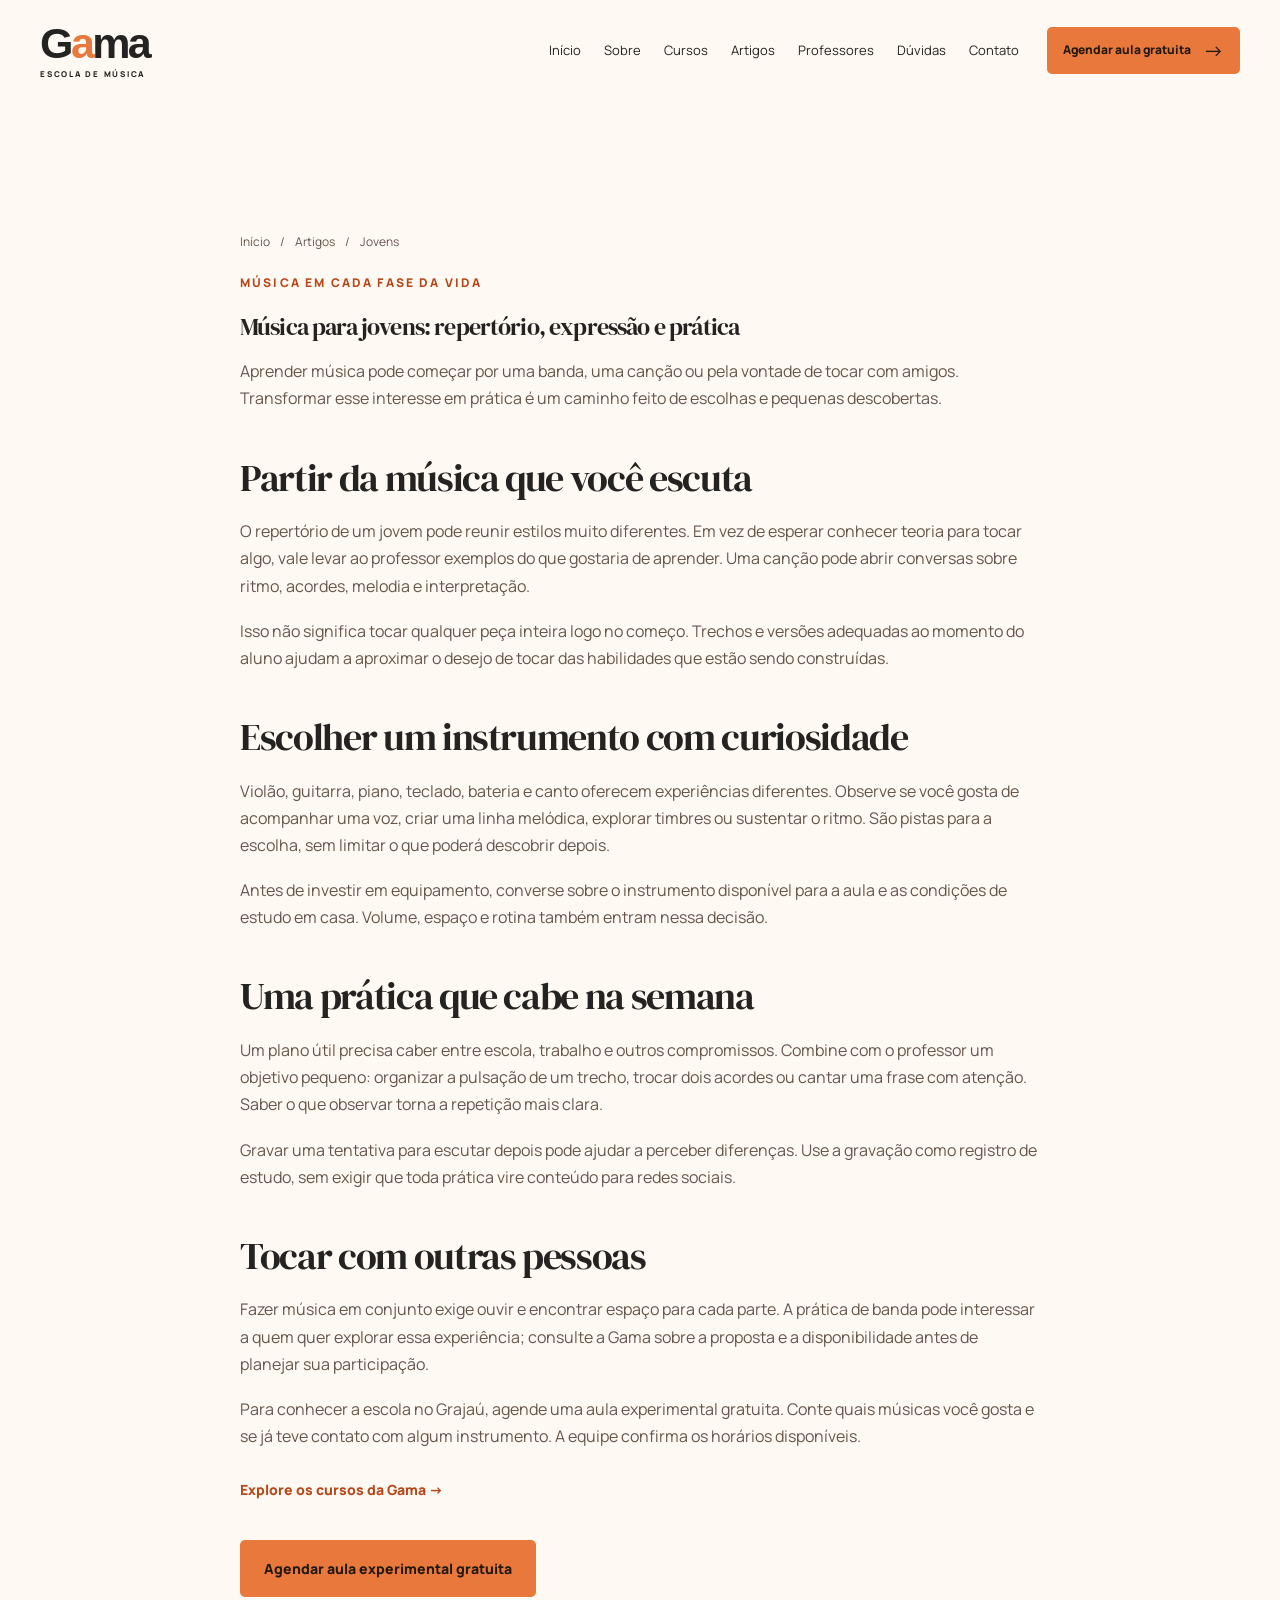
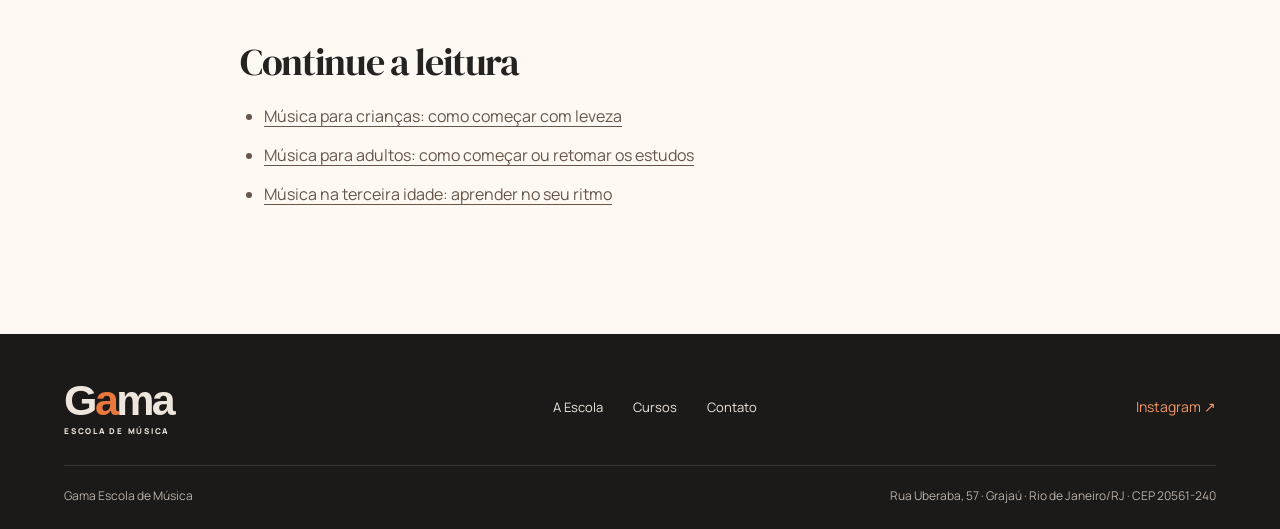
<file: artigos/musica-para-jovens/index.html>
<!doctype html>
<html lang="pt-BR"><head><meta charset="UTF-8"><meta name="viewport" content="width=device-width,initial-scale=1">
<!-- SEO:START -->
<title>Música para jovens: repertório, expressão e prática | Gama</title>
<meta name="description" content="Aprender música pode começar por uma banda, uma canção ou pela vontade de tocar com amigos. Transformar esse interesse em prática é um caminho feito de escolhas e pequenas descobertas.">
<meta name="robots" content="index,follow">
<link rel="canonical" href="https://gamaescolademusica.com.br/artigos/musica-para-jovens/">
<meta property="og:type" content="article">
<meta property="og:locale" content="pt_BR">
<meta property="og:site_name" content="Gama Escola de Música">
<meta property="og:title" content="Música para jovens: repertório, expressão e prática | Gama">
<meta property="og:description" content="Aprender música pode começar por uma banda, uma canção ou pela vontade de tocar com amigos. Transformar esse interesse em prática é um caminho feito de escolhas e pequenas descobertas.">
<meta property="og:url" content="https://gamaescolademusica.com.br/artigos/musica-para-jovens/">
<meta property="og:image" content="https://gamaescolademusica.com.br/assets/compartilhar-gama.webp">
<meta property="og:image:width" content="1200">
<meta property="og:image:height" content="630">
<meta property="og:image:alt" content="Criança ao piano, imagem de apresentação da Gama Escola de Música">
<meta name="twitter:card" content="summary_large_image">
<meta name="twitter:title" content="Música para jovens: repertório, expressão e prática | Gama">
<meta name="twitter:description" content="Aprender música pode começar por uma banda, uma canção ou pela vontade de tocar com amigos. Transformar esse interesse em prática é um caminho feito de escolhas e pequenas descobertas.">
<meta name="twitter:image" content="https://gamaescolademusica.com.br/assets/compartilhar-gama.webp">
<!-- SEO:END -->
<meta name="theme-color" content="#242321"><link rel="icon" href="data:image/svg+xml,%3Csvg xmlns='http://www.w3.org/2000/svg' viewBox='0 0 32 32'%3E%3Crect width='32' height='32' rx='7' fill='%23242321'/%3E%3Ctext x='6' y='25' font-family='Georgia' font-weight='bold' font-size='27' fill='%23E9783D'%3EG%3C/text%3E%3C/svg%3E">
<link rel="preconnect" href="https://fonts.googleapis.com"><link rel="preconnect" href="https://fonts.gstatic.com" crossorigin><link href="https://fonts.googleapis.com/css2?family=DM+Serif+Display:ital@0;1&family=Manrope:wght@400;500;600;700;800&display=swap" rel="stylesheet">
<link rel="stylesheet" href="/styles.css?v=20261020d"><script src="/seo-page.js?v=20261020d" defer></script>

<script type="application/ld+json">{"@context": "https://schema.org", "@type": "Article", "headline": "Música para jovens: repertório, expressão e prática", "description": "Aprender música pode começar por uma banda, uma canção ou pela vontade de tocar com amigos. Transformar esse interesse em prática é um caminho feito de escolhas e pequenas descobertas.", "inLanguage": "pt-BR", "mainEntityOfPage": "https://gamaescolademusica.com.br/artigos/musica-para-jovens/", "author": {"@type": "Organization", "name": "Gama Escola de Música", "url": "https://gamaescolademusica.com.br/"}, "publisher": {"@type": "Organization", "name": "Gama Escola de Música", "url": "https://gamaescolademusica.com.br/"}}</script></head><body class="seo-body"><a class="skip" href="#conteudo">Pular para o conteúdo</a><header id="header" class="header scrolled"><div class="header-inner"><a class="brand" href="/" aria-label="Gama Escola de Música — início"><span class="brand-name">G<span>a</span>ma</span><span class="brand-sub">ESCOLA DE MÚSICA</span></a><nav id="menu" aria-label="Menu principal"><a href="/">Início</a><a href="/#sobre">Sobre</a><a href="/cursos/">Cursos</a><a href="/artigos/">Artigos</a><a href="/#professores">Professores</a><a href="/#duvidas">Dúvidas</a><a href="/#contato">Contato</a></nav><div class="header-actions"><a class="button button-small" href="/?curso=Piano#contato">Agendar aula gratuita <span class="arrow" aria-hidden="true">→</span></a><button class="menu-toggle" aria-label="Abrir menu" aria-controls="menu" aria-expanded="false"><span></span><span></span></button></div></div></header><main id="conteudo" class="seo-main section"><article class="container article-copy"><nav class="breadcrumbs" aria-label="Caminho da página"><a href="/">Início</a> / <a href="/artigos/">Artigos</a> / <span aria-current="page">Jovens</span></nav><span class="eyebrow">MÚSICA EM CADA FASE DA VIDA</span><h1>Música para jovens: repertório, expressão e prática</h1><p>Aprender música pode começar por uma banda, uma canção ou pela vontade de tocar com amigos. Transformar esse interesse em prática é um caminho feito de escolhas e pequenas descobertas.</p><section><h2>Partir da música que você escuta</h2><p>O repertório de um jovem pode reunir estilos muito diferentes. Em vez de esperar conhecer teoria para tocar algo, vale levar ao professor exemplos do que gostaria de aprender. Uma canção pode abrir conversas sobre ritmo, acordes, melodia e interpretação.</p><p>Isso não significa tocar qualquer peça inteira logo no começo. Trechos e versões adequadas ao momento do aluno ajudam a aproximar o desejo de tocar das habilidades que estão sendo construídas.</p></section><section><h2>Escolher um instrumento com curiosidade</h2><p>Violão, guitarra, piano, teclado, bateria e canto oferecem experiências diferentes. Observe se você gosta de acompanhar uma voz, criar uma linha melódica, explorar timbres ou sustentar o ritmo. São pistas para a escolha, sem limitar o que poderá descobrir depois.</p><p>Antes de investir em equipamento, converse sobre o instrumento disponível para a aula e as condições de estudo em casa. Volume, espaço e rotina também entram nessa decisão.</p></section><section><h2>Uma prática que cabe na semana</h2><p>Um plano útil precisa caber entre escola, trabalho e outros compromissos. Combine com o professor um objetivo pequeno: organizar a pulsação de um trecho, trocar dois acordes ou cantar uma frase com atenção. Saber o que observar torna a repetição mais clara.</p><p>Gravar uma tentativa para escutar depois pode ajudar a perceber diferenças. Use a gravação como registro de estudo, sem exigir que toda prática vire conteúdo para redes sociais.</p></section><section><h2>Tocar com outras pessoas</h2><p>Fazer música em conjunto exige ouvir e encontrar espaço para cada parte. A prática de banda pode interessar a quem quer explorar essa experiência; consulte a Gama sobre a proposta e a disponibilidade antes de planejar sua participação.</p><p>Para conhecer a escola no Grajaú, agende uma aula experimental gratuita. Conte quais músicas você gosta e se já teve contato com algum instrumento. A equipe confirma os horários disponíveis.</p></section><a class="text-link" href="/cursos/">Explore os cursos da Gama →</a><div class="seo-actions"><a class="button" href="/#contato">Agendar aula experimental gratuita</a></div><h2>Continue a leitura</h2><ul><li><a class="seo-inline-link" href="/artigos/musica-para-criancas/">Música para crianças: como começar com leveza</a></li><li><a class="seo-inline-link" href="/artigos/musica-para-adultos/">Música para adultos: como começar ou retomar os estudos</a></li><li><a class="seo-inline-link" href="/artigos/musica-na-terceira-idade/">Música na terceira idade: aprender no seu ritmo</a></li></ul></article></main><footer><div class="container footer-top"><a class="brand" href="/"><span class="brand-name">G<span>a</span>ma</span><span class="brand-sub">ESCOLA DE MÚSICA</span></a><nav aria-label="Menu do rodapé"><a href="/#sobre">A Escola</a><a href="/cursos/">Cursos</a><a href="/#contato">Contato</a></nav><a class="footer-social" href="https://www.instagram.com/gamaescolademusica/" target="_blank" rel="noopener">Instagram ↗</a></div><div class="container footer-bottom"><span>Gama Escola de Música</span><span>Rua Uberaba, 57 · Grajaú · Rio de Janeiro/RJ · CEP 20561-240</span></div></footer></body></html>
</file>
<file: styles.css>
:root{--orange:#E9783D;--accent:#b64718;--cream:#FFF9F3;--sand:#FAF3EA;--ink:#242321;--muted:#66564A;--border:#e6d7c8;--serif:'DM Serif Display',Georgia,serif;--sans:'Manrope',Arial,sans-serif}*{box-sizing:border-box}html{scroll-behavior:smooth;scroll-padding-top:100px}body{margin:0;background:var(--cream);color:var(--ink);font-family:var(--sans);font-size:16px;line-height:1.7}body.locked{overflow:hidden}button,input,select,textarea{font:inherit}button,a{-webkit-tap-highlight-color:transparent}button{cursor:pointer}a{color:inherit;text-decoration:none}img{display:block;max-width:100%;height:auto;object-fit:cover}figure{margin:0}h1,h2,h3,p{margin:0}h1,h2{font-family:var(--serif);font-weight:400;letter-spacing:-.035em;line-height:1.08}h2{font-size:clamp(36px,3.8vw,60px)}h3{line-height:1.3}em{font-style:normal;color:var(--orange)}p{color:var(--muted)}p+p{margin-top:20px}.container{width:min(1400px,calc(100% - 128px));margin-inline:auto}.section{padding:110px 0}.eyebrow{display:block;font-size:12px;letter-spacing:.18em;font-weight:800;color:var(--accent);margin-bottom:22px;line-height:1.5}.eyebrow.light{color:#f49868}.button{border:1px solid transparent;background:var(--orange);color:#21180f;border-radius:5px;display:inline-flex;align-items:center;justify-content:center;gap:24px;padding:17px 23px;font-size:14px;font-weight:800;line-height:1.5;min-height:52px;transition:background .3s,transform .3s,box-shadow .3s}.button:hover{background:#F28A52;box-shadow:0 6px 22px #24232112;transform:translateY(-2px)}.arrow{display:inline-block;font-size:21px;font-weight:400;line-height:1;transition:transform .3s}.button:hover .arrow,.text-link:hover .arrow{transform:translateX(5px)}.text-link{display:inline-flex;align-items:center;gap:14px;color:var(--accent);font-size:14px;font-weight:800;padding:10px 0;border:0;background:none;min-height:44px}.text-link:hover{text-decoration:underline;text-underline-offset:5px}:focus-visible{outline:3px solid #ba521c;outline-offset:5px}.skip{position:fixed;left:20px;top:-100px;z-index:100;background:white;padding:12px}.skip:focus{top:10px}.header{position:absolute;top:0;left:0;width:100%;z-index:30;color:white;transition:background .35s,color .35s,box-shadow .35s}.header.scrolled{position:fixed;background:#fff9f3ed;backdrop-filter:blur(18px);box-shadow:0 4px 20px #2423210d;color:var(--ink)}.header-inner{width:calc(100% - 80px);margin:auto;display:flex;align-items:center;gap:28px;min-height:100px}.brand{display:inline-flex;flex-direction:column;line-height:1;flex-shrink:0}.brand-name{font-family:Arial,sans-serif;font-size:43px;font-weight:800;letter-spacing:-.06em}.brand-name span{color:var(--orange)}.brand-sub{font-size:8px;font-weight:800;letter-spacing:.22em;margin-top:5px}.header nav{display:flex;gap:23px;margin-left:auto}.header nav a{font-size:13px;padding:10px 0;position:relative;white-space:nowrap}.header nav a:after,footer nav a:after{content:'';position:absolute;bottom:4px;left:0;width:100%;height:1px;background:var(--orange);transform:scaleX(0);transform-origin:left;transition:transform .3s}.header nav a:hover:after,footer nav a:hover:after{transform:scaleX(1)}.header-actions{display:flex;align-items:center;gap:18px}.whatsapp-header{font-size:13px;white-space:nowrap}.button-small{font-size:12px;padding:12px 15px;min-height:44px;gap:12px}.menu-toggle{display:none;background:none;border:0;color:inherit;width:44px;height:44px;padding:10px}.menu-toggle span{display:block;height:2px;background:currentColor;margin:7px 0;transition:transform .3s}.hero{height:92svh;min-height:700px;max-height:1050px;position:relative;isolation:isolate;color:white;overflow:hidden}.hero picture{position:absolute;inset:0;z-index:-3}.hero-photo{width:100%;height:100%;object-position:68% center}.hero-shade{position:absolute;inset:0;z-index:-2;background:linear-gradient(90deg,#100c09e6 0%,#140e0a94 35%,#100c090a 70%),linear-gradient(0deg,#120e09a6,transparent 35%,transparent 80%,#120e0959)}.hero-content{padding-top:clamp(170px,21svh,240px)}.hero h1{font-size:clamp(64px,5.5vw,88px);max-width:900px;line-height:1.02}.hero h1 em{color:#ef8146}.hero-content>p{max-width:510px;font-size:16px;color:#eee4dd;margin:28px 0 32px;line-height:1.7}.hero-secondary{display:flex;width:max-content;gap:24px;color:#f6eee7;font-size:13px;margin-top:20px;min-height:36px;align-items:center}.hero-note{display:flex;gap:14px;margin-top:38px;font-size:12px;line-height:1.6;color:#eee4dd}.hero-note strong{font-weight:500}.note-icon{background:var(--cream);color:var(--accent);display:grid;place-items:center;border-radius:50%;width:40px;height:40px;font-size:24px}.hero-caption{position:absolute;right:64px;bottom:50px;font-size:11px;letter-spacing:.14em;text-align:right}.hero-caption span{display:block;font-size:14px;letter-spacing:0;margin-top:8px}.hero-wave{position:absolute;right:-60px;bottom:20px;width:35%;color:var(--orange);z-index:-1}.mobile-break{display:none}.split{display:grid;gap:70px;align-items:center}.about-split{grid-template-columns:.82fr 1.18fr}.about p{max-width:440px;margin-top:24px}.about .standout{font-weight:700;font-size:16px;margin-bottom:28px}.facade img{width:100%;height:auto;aspect-ratio:16/9;max-height:420px;object-fit:cover;object-position:center 20%;border-radius:4px}.facade figcaption{display:flex;justify-content:space-between;gap:12px;font-size:12px;color:var(--muted);margin-top:16px}.facade figcaption span{white-space:nowrap}.section-heading{display:flex;justify-content:space-between;align-items:end;gap:40px;margin-bottom:42px}.section-heading .eyebrow{margin-bottom:16px}.heading-aside{display:flex;gap:40px;align-items:center}.heading-aside p{font-size:14px}.carousel-controls{display:flex;gap:10px}.circle{width:44px;height:44px;border-radius:50%;border:1px solid #d67546;background:none;color:var(--accent);font-size:21px;transition:background .3s}.circle:hover{background:#f7e4d6}.courses{padding-top:20px}.scroll-track{overflow-x:auto;scroll-snap-type:x mandatory;scrollbar-width:thin;scrollbar-color:#d5ab91 transparent;padding-bottom:15px}.courses-track{display:grid;grid-auto-columns:calc((100% - 100px)/6);grid-auto-flow:column;gap:20px}.course-card{background:var(--sand);border-radius:5px;overflow:hidden;scroll-snap-align:start;transition:transform .35s}.course-card:hover{transform:translateY(-5px)}.course-image{overflow:hidden}.course-image img{width:100%;aspect-ratio:1.04;transition:transform .5s}.course-card:hover img{transform:scale(1.04)}.course-info{padding:21px 15px 17px}.course-info h3{font-size:18px;font-weight:800}.course-info p{font-size:13px;line-height:1.6;margin:8px 0 15px;min-height:42px}.course-info .text-link{font-size:12px;gap:8px}.course-info .arrow{font-size:17px}.emotional{display:grid;grid-template-columns:43% 57%;background:var(--sand)}.emotion-photo{overflow:hidden}.emotion-photo img{width:100%;height:100%;min-height:650px;object-position:50% center;transition:transform .5s}.emotion-content{padding:80px 6vw 80px 55px;display:grid;grid-template-columns:1fr 130px;gap:40px;position:relative;overflow:hidden;isolation:isolate}.emotion-content h2{font-size:clamp(36px,3.6vw,56px)}.emotion-content p{margin:25px 0 30px;max-width:450px}.benefits{list-style:none;padding:45px 0 0;display:flex;flex-direction:column;justify-content:center;gap:32px;font-size:12px;line-height:1.6;color:var(--muted)}.benefits li{display:flex;align-items:center;gap:15px}.benefits li>span{font-size:23px;display:grid;place-items:center;color:var(--accent);border:1px solid var(--orange);border-radius:50%;width:42px;height:42px;flex-shrink:0}.melody{position:absolute;inset:0;width:100%;height:100%;color:#e9783d60;z-index:-1}.center{text-align:center;margin-bottom:50px}.audience-grid{display:grid;grid-template-columns:repeat(3,1fr);gap:28px}.audience-card{background:var(--sand);border-radius:5px;overflow:hidden}.audience-card>img{width:100%;aspect-ratio:1.7;transition:transform .5s}.audience-card:hover>img{transform:scale(1.025)}.audience-card>div{padding:30px}.card-label{font-size:12px;font-weight:800;letter-spacing:.13em;color:var(--accent)}.audience-card h3{font-family:var(--serif);font-weight:400;font-size:32px;margin:12px 0}.audience-card p{font-size:14px;max-width:270px;margin-bottom:17px}.first-step{background:#fff;padding:90px 0}.step-intro p{max-width:340px;margin-bottom:22px}.steps{display:grid;grid-template-columns:repeat(3,1fr);gap:45px;padding-top:25px}.steps article{display:flex;gap:20px;position:relative}.step-number{font-family:var(--serif);font-size:28px;width:64px;height:64px;border-radius:50%;border:1px solid var(--orange);background:var(--orange);display:grid;place-items:center;flex-shrink:0}.steps h3{font-size:15px;margin:5px 0 10px}.steps p{font-size:14px}.step-whatsapp{margin-top:40px}.teachers h2{font-size:clamp(36px,3.5vw,54px)}.teacher-track{display:grid;grid-auto-flow:column;grid-auto-columns:calc((100% - 72px)/4);gap:24px}.teacher-card{scroll-snap-align:start}.teacher-image{position:relative;overflow:hidden;border-radius:4px}.teacher-image img{width:100%;aspect-ratio:1.5;transition:transform .5s}.teacher-card:hover img{transform:scale(1.04)}.teacher-overlay{position:absolute;bottom:0;left:0;right:0;background:#242321d9;color:white;font-size:12px;padding:16px;transform:translateY(100%);transition:transform .3s}.teacher-card:hover .teacher-overlay,.teacher-card:focus .teacher-overlay{transform:translateY(0)}.teacher-card h3{font-size:16px;margin-top:17px}.teacher-card>p{font-size:13px;margin-top:5px}.editorial-note{font-size:12px;margin-top:16px}.testimonials{padding-top:10px}.testimonials-grid{display:grid;grid-template-columns:.85fr 1.15fr;gap:65px;align-items:center}.testimonials h2{font-size:clamp(36px,3.1vw,46px)}.testimonials-grid>div>p{margin:22px 0}.testimonial-track{display:grid;grid-auto-flow:column;grid-auto-columns:calc((100% - 32px)/3);gap:16px}.quote-card{border:1px solid var(--border);padding:23px 20px;border-radius:5px;background:#ffffff40;scroll-snap-align:start}.quote-mark{font-family:var(--serif);font-size:58px;color:var(--orange);line-height:1}.quote-card h3{font-family:var(--serif);font-weight:400;font-size:23px;margin-bottom:15px}.quote-card p{font-size:13px}.quote-label{display:block;color:var(--muted);font-size:12px;margin-top:25px;border-top:1px solid var(--border);padding-top:15px}.gallery{padding-top:35px}.gallery h2{font-size:clamp(36px,3.3vw,50px)}.gallery-track{display:flex;gap:18px;align-items:stretch}.gallery-item{flex:0 0 auto;overflow:hidden;border-radius:4px;scroll-snap-align:start;border:0;background:none;padding:0;cursor:default}.gallery-item img{display:block;width:auto;max-width:none;height:245px;object-fit:cover;transition:transform .5s}.gallery-item:hover img{transform:scale(1.04)}.faq{background:var(--sand);padding:85px 0}.faq-grid{display:grid;grid-template-columns:1fr 1fr;gap:90px}.faq .text-link{margin-top:30px}.faq-list details{border-bottom:1px solid var(--border)}.faq-list details:first-child{border-top:1px solid var(--border)}summary{cursor:pointer;display:flex;justify-content:space-between;gap:25px;padding:23px 0;font-size:15px;font-weight:700;list-style:none}summary::-webkit-details-marker{display:none}summary>span{font-size:24px;color:var(--accent);line-height:1;transition:transform .3s}details[open] summary>span{transform:rotate(45deg)}details p{font-size:14px;padding:0 35px 24px 0}.final-cta{display:grid;grid-template-columns:57% 43%}.final-message{padding:75px 5vw;background:var(--orange);color:var(--ink)}.final-message .eyebrow{color:#382111}.final-message h2{font-size:clamp(36px,3.6vw,56px)}.final-message>p{color:#382111;margin-top:20px}.final-actions{display:flex;gap:15px;flex-wrap:wrap;margin-top:32px}.button-white{background:white;color:var(--ink)}.button-white:hover{background:var(--cream)}.button-outline{background:transparent;border-color:#5e2c14;color:#382111}.button-outline:hover{background:#ffffff30}.contact-info{display:grid;grid-template-columns:1fr 1.15fr;align-content:center;column-gap:22px;row-gap:16px;padding:50px 3vw;background:#f3e9dc}.dark{color:var(--ink)}address{grid-column:1;font-size:14px;font-style:normal;color:var(--muted)}.contact-info .text-link{grid-column:1}.contact-phone{grid-column:1;font-size:14px}.contact-info iframe{grid-column:2;grid-row:1/5;width:100%;height:240px;border:0;border-radius:4px;filter:saturate(.65)}footer{background:#1b1a18;color:#eee5dc;padding:45px 0 22px}.footer-top{display:flex;align-items:center;gap:35px;justify-content:space-between}footer nav{display:flex;gap:30px}footer nav a{font-size:13px;position:relative;padding:10px 0}.footer-social{font-size:14px;color:#f49868}.footer-bottom{border-top:1px solid #ffffff20;margin-top:30px;padding-top:20px;display:flex;justify-content:space-between;font-size:12px;color:#b9afa7}.floating-wa{position:fixed;bottom:22px;right:22px;background:var(--ink);border:1px solid #ffffff50;color:white;box-shadow:0 4px 18px #0002;width:54px;height:54px;display:grid;place-items:center;border-radius:50%;z-index:40;transition:transform .3s}.floating-wa:hover{transform:translateY(-4px)}.floating-wa svg{width:28px;height:28px}dialog{color:var(--ink);border:1px solid var(--border);background:var(--cream);border-radius:10px;padding:45px;width:min(540px,calc(100% - 36px));max-height:calc(100svh - 40px);box-shadow:0 20px 70px #0003;overflow:auto}dialog::backdrop{background:#14100dc7;backdrop-filter:blur(6px)}dialog h2{font-size:42px;margin-bottom:20px}dialog>p{font-size:14px}.dialog-close{position:absolute;right:15px;top:13px;width:44px;height:44px;border:0;background:none;font-size:30px;color:var(--muted)}dialog .eyebrow{padding-right:30px}form{display:flex;flex-direction:column;gap:9px;margin-top:25px}form label{font-size:14px;font-weight:700;margin-top:10px}form label span{font-weight:400;color:var(--muted)}input,select,textarea{border:1px solid #b6a496;border-radius:5px;background:white;padding:13px 14px;width:100%;color:var(--ink);font-size:16px}textarea{resize:vertical}form .button{margin-top:15px}form small{font-size:12px;color:var(--muted);text-align:center;margin-top:8px}.course-dialog-note{padding:22px;background:var(--sand);font-size:14px;color:var(--muted);margin:22px 0}.js .reveal{opacity:0;transform:translateY(22px);transition:opacity .7s,transform .7s}.js .reveal.visible{opacity:1;transform:none}.js .audience-card:nth-child(2),.js .steps article:nth-child(2){transition-delay:.1s}.js .audience-card:nth-child(3),.js .steps article:nth-child(3){transition-delay:.2s}
@media(min-width:1600px){.header-inner{width:min(1480px,calc(100% - 100px))}.emotion-content{padding-right:max(55px,calc((100vw - 1400px)/2))}.hero-caption{right:max(64px,calc((100vw - 1400px)/2))}}
@media(max-width:1250px){.header-inner{gap:20px;width:calc(100% - 60px)}.header nav{gap:16px}.header nav a{font-size:12px}.whatsapp-header{display:none}.container{width:calc(100% - 90px)}.split{gap:45px}.emotion-content{padding:65px 40px;gap:25px;grid-template-columns:1fr}.benefits{display:grid;grid-template-columns:1fr 1fr;margin:0;padding:0;gap:18px}.emotion-photo img{min-height:730px}.course-info{padding:18px 12px}.courses-track{grid-auto-columns:calc((100% - 60px)/4)}.testimonials-grid{grid-template-columns:.8fr 1.2fr;gap:35px}.testimonial-track{grid-auto-columns:calc((100% - 16px)/2)}.contact-info{grid-template-columns:1fr;row-gap:14px}.contact-info iframe{grid-column:1;grid-row:auto;height:180px}.final-message{display:flex;flex-direction:column;justify-content:center}.final-cta{grid-template-columns:60% 40%}}
@media(max-width:1000px){.header-inner{min-height:85px}.header nav{display:none;position:absolute;top:84px;left:0;width:100%;margin:0;background:var(--cream);color:var(--ink);padding:20px 35px 30px;box-shadow:0 15px 25px #0002;flex-direction:column;gap:4px}.header.menu-open{background:var(--cream);color:var(--ink)}.header.menu-open nav{display:flex}.header nav a{font-size:16px;min-height:44px}.header-actions{margin-left:auto}.menu-toggle{display:block}.menu-open .menu-toggle span:first-child{transform:translateY(4.5px) rotate(45deg)}.menu-open .menu-toggle span:last-child{transform:translateY(-4.5px) rotate(-45deg)}.section{padding:80px 0}.hero{min-height:730px}.hero h1{font-size:64px}.hero-content{padding-top:180px}.hero-content>p{max-width:430px}.about-split{gap:30px;grid-template-columns:1fr 1fr}.about h2{font-size:40px}.facade img{aspect-ratio:16/9;max-height:350px}.facade figcaption{flex-direction:column}.section-heading{gap:25px}.heading-aside{gap:22px}.heading-aside p{font-size:13px}.emotional{grid-template-columns:42% 58%}.emotion-content{padding:55px 30px}.emotion-content h2{font-size:39px}.audience-grid{gap:20px}.audience-card>div{padding:24px}.audience-card h3{font-size:28px}.steps{gap:25px}.steps article{flex-direction:column;gap:12px}.teacher-track{grid-auto-columns:calc((100% - 40px)/3);gap:20px}.testimonials-grid{grid-template-columns:1fr}.testimonial-track{grid-auto-columns:calc((100% - 32px)/3)}.faq-grid{gap:45px}.footer-top{flex-wrap:wrap}footer nav{gap:22px}.gallery .section-heading{align-items:start;flex-direction:column}}
@media(max-width:700px){html{scroll-padding-top:85px}.container{width:calc(100% - 44px)}.section{padding:66px 0}.header-inner{width:calc(100% - 36px);min-height:78px;gap:14px}.brand-name{font-size:35px}.brand-sub{font-size:7px}.header-actions{gap:10px}.button-small{font-size:11px;padding:10px 12px;gap:8px}.header nav{top:77px;padding:18px 24px 26px}.button-small .arrow{display:none}.hero{height:88svh;min-height:700px;max-height:850px}.hero-photo{object-position:61% center}.hero-shade{background:linear-gradient(90deg,#120c0999,#120c0917),linear-gradient(0deg,#100b09ee 0%,#100b0982 45%,transparent 85%,#120c0966)}.hero-content{padding-top:195px}.hero .eyebrow{font-size:11px;letter-spacing:.13em;margin-bottom:22px}.hero h1{font-size:46px;letter-spacing:-.03em;line-height:1.08}.mobile-break{display:inline}.hero-content>p{font-size:14px;max-width:330px;margin:25px 0 26px;color:#f0e7df}.hero .button{font-size:12px;gap:16px;padding:16px 18px}.hero-secondary{font-size:12px;margin-top:12px}.hero-note{margin-top:22px;font-size:11px}.hero-caption{display:none}.hero-wave{width:55%;right:-15px;bottom:50px}.eyebrow{font-size:11px;margin-bottom:18px;letter-spacing:.13em}h2{font-size:38px;line-height:1.1}.about-split{grid-template-columns:1fr;gap:36px}.about h2{font-size:39px}.about p{font-size:15px;max-width:none;margin-top:22px}.about .standout{font-size:15px}.facade img{aspect-ratio:16/9;max-height:260px}.facade figcaption{font-size:11px;flex-direction:row;flex-wrap:wrap}.section-heading{align-items:start;flex-direction:column;gap:24px;margin-bottom:28px}.heading-aside{width:100%;justify-content:space-between;gap:12px}.heading-aside p{font-size:13px}.courses{padding-top:10px}.courses-track{grid-auto-columns:68%;gap:18px;margin-right:-22px;padding-right:22px}.course-image img{aspect-ratio:1.25}.course-info{padding:22px}.course-info h3{font-size:20px}.course-info p{font-size:14px;min-height:auto;max-width:210px}.course-info .text-link{font-size:13px}.emotional{grid-template-columns:1fr}.emotion-photo img{min-height:0;height:auto;aspect-ratio:1.15;object-position:center}.emotion-content{padding:48px 22px;gap:30px}.emotion-content h2{font-size:39px;max-width:440px}.emotion-content p{font-size:15px}.benefits{grid-template-columns:1fr 1fr;gap:22px;font-size:12px}.center{text-align:left;margin-bottom:35px}.center h2{max-width:380px}.audience-grid{grid-template-columns:1fr;gap:28px}.audience-card>img{aspect-ratio:1.7}.audience-card>div{padding:26px}.audience-card h3{font-size:32px}.audience-card p{font-size:15px;max-width:none}.first-step .section-heading{gap:28px}.step-intro p{font-size:15px;max-width:none}.step-intro .button{font-size:12px;gap:15px}.steps{grid-template-columns:1fr;gap:30px;padding-top:12px}.steps article{flex-direction:row;gap:20px}.step-number{width:56px;height:56px;font-size:25px}.steps h3{font-size:15px}.steps p{font-size:14px;max-width:310px}.step-whatsapp{font-size:12px;margin-top:28px}.teachers h2{font-size:36px}.teachers .section-heading>.carousel-controls{align-self:flex-end}.teacher-track{grid-auto-columns:78%;gap:20px;margin-right:-22px;padding-right:22px}.teacher-card h3{font-size:18px}.teacher-card>p{font-size:14px}.teacher-overlay{font-size:12px;transform:translateY(0);background:#242321aa}.editorial-note{font-size:12px}.testimonials{padding-top:10px}.testimonials-grid{gap:28px}.testimonials h2{font-size:36px}.testimonial-track{grid-auto-columns:84%;gap:16px;margin-right:-22px;padding-right:22px}.quote-card{padding:28px}.quote-card h3{font-size:28px}.quote-card p{font-size:14px}.gallery h2{font-size:36px}.gallery-track{gap:14px;margin-right:-22px;padding-right:22px}.gallery-item img{height:225px}.faq-grid{grid-template-columns:1fr;gap:32px}.faq .text-link{margin-top:20px}summary{font-size:14px;padding:22px 0}.final-cta{grid-template-columns:1fr}.final-message{padding:55px 22px}.final-message h2{font-size:38px}.final-actions{flex-direction:column;align-items:stretch}.final-actions .button{font-size:12px;gap:15px}.contact-info{padding:45px 22px;grid-template-columns:1fr 1fr;column-gap:18px}.contact-info iframe{grid-column:2;grid-row:1/5;height:240px}.contact-info address{font-size:12px}.contact-phone{font-size:13px}.contact-info .text-link{font-size:12px}footer{padding-top:38px}.footer-top{gap:30px;align-items:start}footer nav{display:grid;grid-template-columns:1fr 1fr;gap:8px 30px;width:100%;order:3}footer nav a{font-size:14px;min-height:44px}.footer-social{align-self:center}.footer-bottom{font-size:11px;gap:15px;flex-direction:column;padding-bottom:30px}.floating-wa{width:50px;height:50px;bottom:16px;right:16px}dialog{padding:36px 24px}dialog h2{font-size:36px}.dialog-close{right:8px;top:8px}}
@media(prefers-reduced-motion:reduce){html{scroll-behavior:auto}*,*:before,*:after{animation:none!important;transition:none!important}.js .reveal{opacity:1;transform:none}.hero-photo{transform:none!important}}

/* SEO pages reuse the approved visual system; existing home rules are untouched. */
.course-full-link{margin-block:22px;display:flex}
.local-context{background:var(--sand)}
.local-context-grid,.seo-copy-grid{display:grid;grid-template-columns:1fr 1fr;gap:70px;align-items:start}
.local-context-grid h2{max-width:12ch}
.local-context-links,.seo-actions{display:flex;flex-wrap:wrap;gap:24px;margin-top:28px}
.seo-body .header{position:relative;color:var(--ink);background:var(--cream);box-shadow:none}
.seo-main{min-height:65vh}
.breadcrumbs{display:flex;align-items:center;flex-wrap:wrap;gap:10px;padding:22px 0;font-size:12px;color:var(--muted)}
.breadcrumbs a:hover,.seo-inline-link{text-decoration:underline;text-underline-offset:4px}
.seo-hero,.seo-catalog-hero{padding:50px 0 80px}
.seo-hero-grid{display:grid;grid-template-columns:1fr 1fr;gap:70px;align-items:center}
.seo-hero h1,.seo-catalog-hero h1{font-size:clamp(40px,4.6vw,68px);max-width:15ch}
.seo-hero p,.seo-catalog-hero p{margin:26px 0;max-width:65ch}
.seo-hero .seo-note{font-size:13px;margin-bottom:0}
.seo-hero-image{overflow:hidden;border-radius:6px}
.seo-hero-image img{width:100%;aspect-ratio:1.12;object-fit:cover}
.seo-copy-grid h2{font-size:clamp(30px,3.2vw,46px);margin-bottom:24px}
.seo-copy-grid p+p{margin-top:20px}
.seo-copy-grid .button{margin-top:26px}
.seo-panel{padding:35px;border:1px solid var(--border);border-radius:6px}
.seo-panel h2{font-size:30px}
.seo-list{padding-left:20px;color:var(--muted)}
.seo-list li+li{margin-top:15px}
.seo-note{font-size:13px;line-height:1.65}
.seo-sand{background:var(--sand)}
.seo-contact{max-width:75ch}
.seo-contact h2{font-size:clamp(30px,3.2vw,46px);margin-bottom:24px}
.seo-related{margin-top:70px}
.seo-related h2{font-size:clamp(30px,3.2vw,46px);margin-bottom:30px}
.seo-related-grid{display:grid;grid-template-columns:repeat(3,1fr);gap:20px}
.seo-related-link{display:flex;justify-content:space-between;gap:20px;padding:20px;border:1px solid var(--border);font-weight:700;border-radius:5px}
.seo-related-link:hover{border-color:var(--orange)}
.seo-catalog-hero p{max-width:72ch}
.seo-catalog-grid{display:grid;grid-template-columns:repeat(3,1fr);gap:24px}
.seo-catalog-card{padding:30px;background:var(--sand);border-radius:5px}
.seo-catalog-card h2{font-family:var(--sans);font-size:22px;font-weight:800;letter-spacing:-.02em}
.seo-catalog-card p{margin:15px 0 24px}
.seo-course-list{list-style:none;margin:0;padding:0}
.seo-course-list li{border-bottom:1px solid var(--border)}
.seo-course-list a{display:flex;justify-content:space-between;padding:14px 0}
.seo-body .footer-bottom{gap:25px}
@media(max-width:1000px){.seo-hero-grid,.seo-copy-grid,.local-context-grid{gap:40px}.seo-catalog-grid{grid-template-columns:repeat(2,1fr)}}
@media(max-width:800px){.seo-hero-grid,.seo-copy-grid,.local-context-grid{grid-template-columns:1fr}.seo-hero{padding:25px 0 50px}.seo-hero h1{max-width:18ch}.seo-hero-image{max-width:620px}.seo-hero-image img{aspect-ratio:1.5}.seo-related-grid{grid-template-columns:1fr}.seo-panel{padding:25px}.seo-body .header.scrolled{position:relative}.seo-body .header.menu-open{position:relative}.local-context-grid h2{max-width:18ch}}
@media(max-width:550px){.seo-catalog-grid{grid-template-columns:1fr}.seo-catalog-card{padding:25px}.seo-catalog-hero{padding:25px 0 50px}.seo-body .header-actions .button-small{font-size:10px;padding:10px 12px}.seo-body .header-inner{gap:10px}.seo-body .brand-name{font-size:34px}}

/* Quatro fases da vida, mantendo a leitura e o desenho dos cartões. */
.audience-grid{grid-template-columns:repeat(2,minmax(0,1fr))}.article-copy{max-width:800px;margin:auto}.article-copy h2{font-size:clamp(28px,3vw,42px);margin:44px 0 20px}.article-copy p{margin:18px 0}.article-copy ul{color:var(--muted);padding-left:24px}.article-copy li{margin:12px 0}@media(max-width:700px){.audience-grid{grid-template-columns:1fr}}

/* Cartões compactos em duas linhas no desktop. */
.audiences .audience-grid{max-width:1000px;margin-inline:auto;gap:24px}.audiences .audience-card>img{aspect-ratio:2.15;object-fit:cover;object-position:center}.audiences .audience-card>div{padding:22px 26px}.audiences .audience-card h3{font-size:28px;margin:8px 0 12px}.audiences .audience-card p{max-width:none;margin-bottom:8px}.audiences .card-label{font-size:11px}.audiences .audience-card .text-link{padding:6px 0}@media(max-width:700px){.audiences .audience-grid{gap:22px}.audiences .audience-card>div{padding:22px}.audiences .audience-card h3{font-size:27px}.audiences .audience-card>img{aspect-ratio:1.9}}

.course-image{display:block}.course-image:focus-visible{outline-offset:-4px}
</file>
